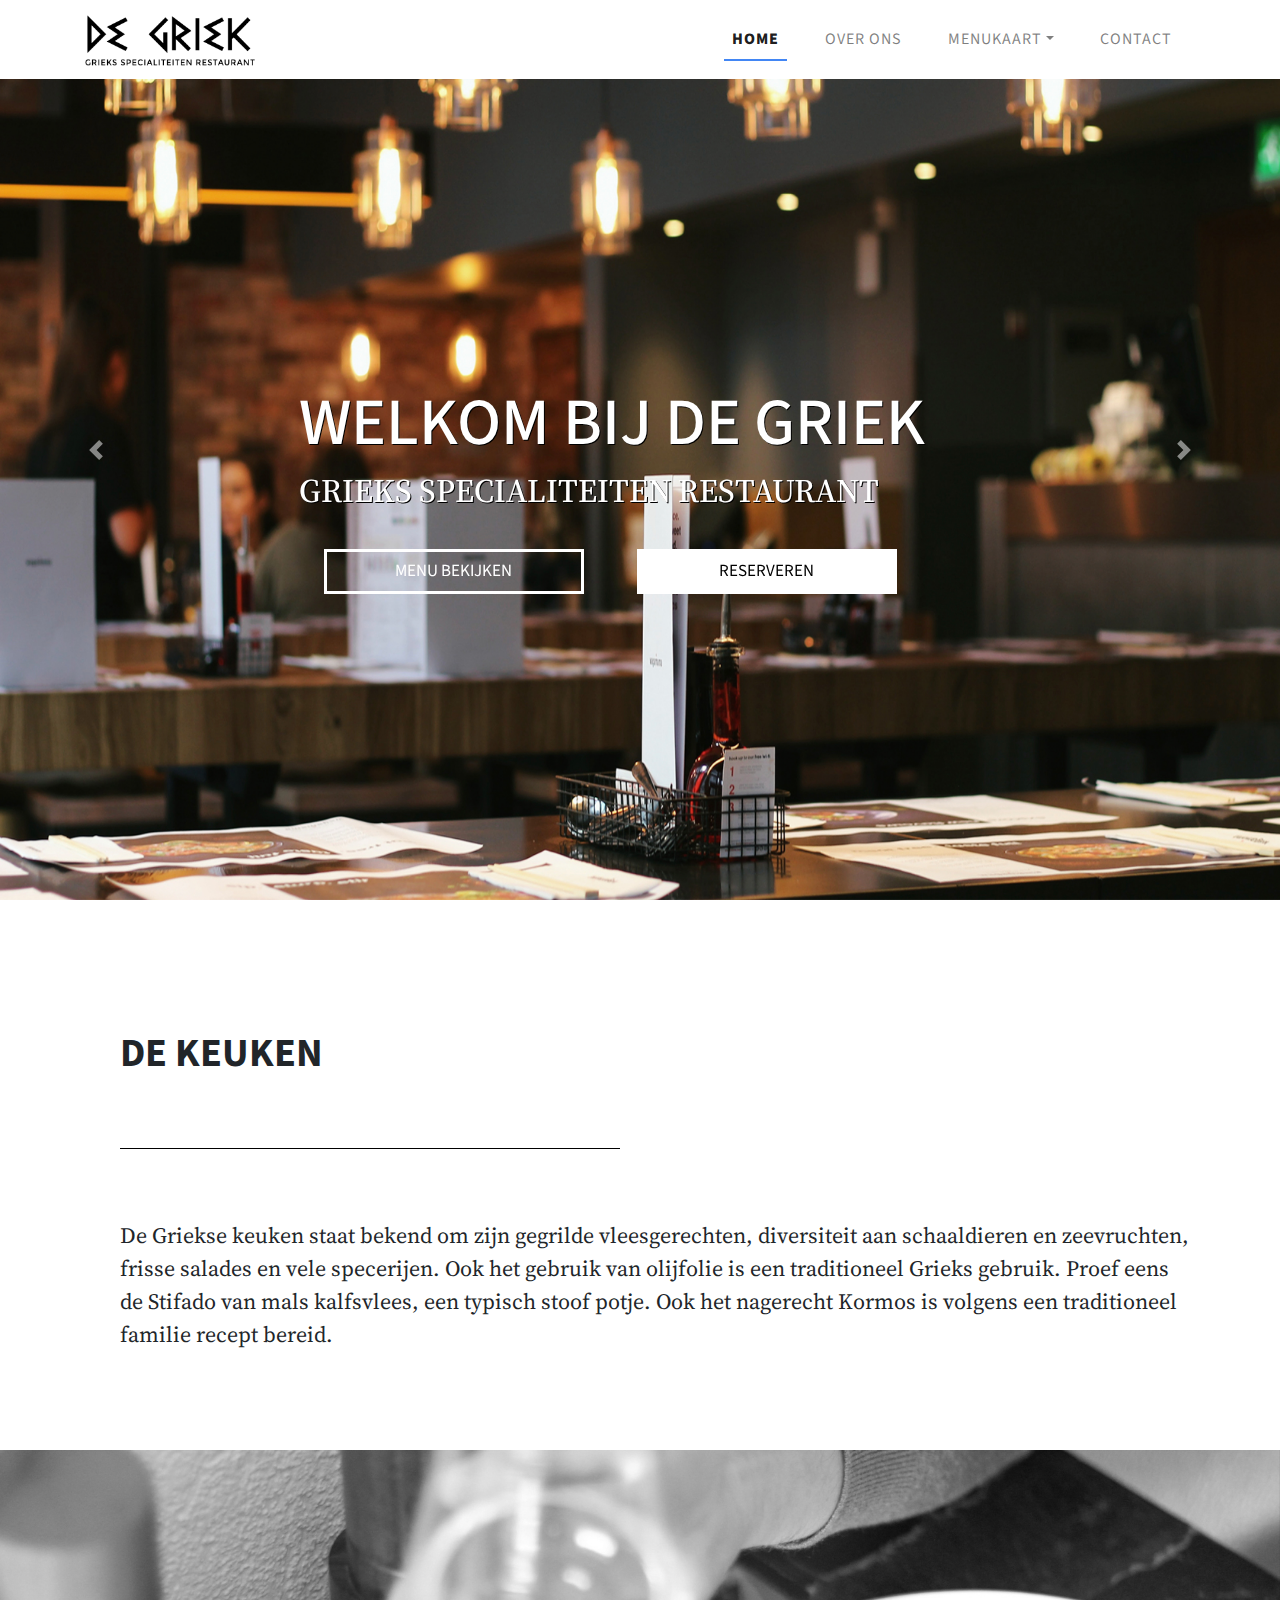
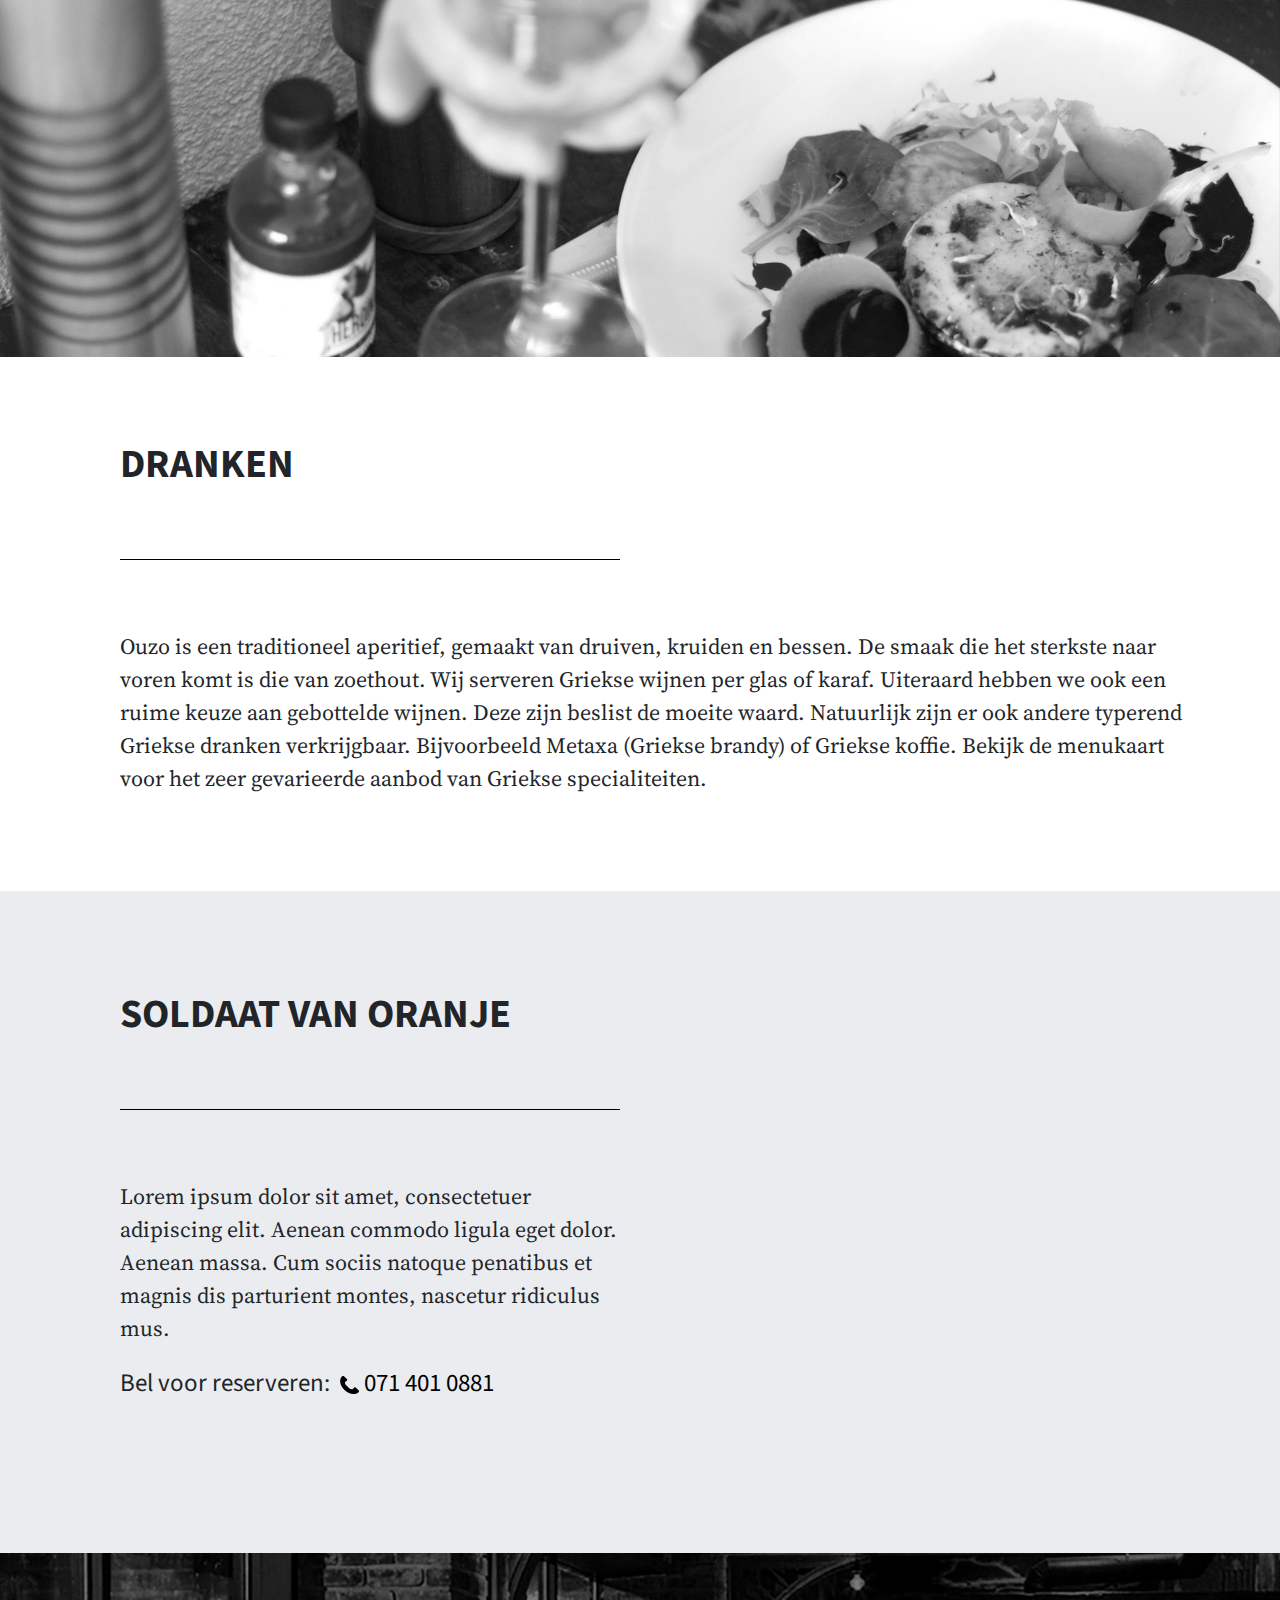
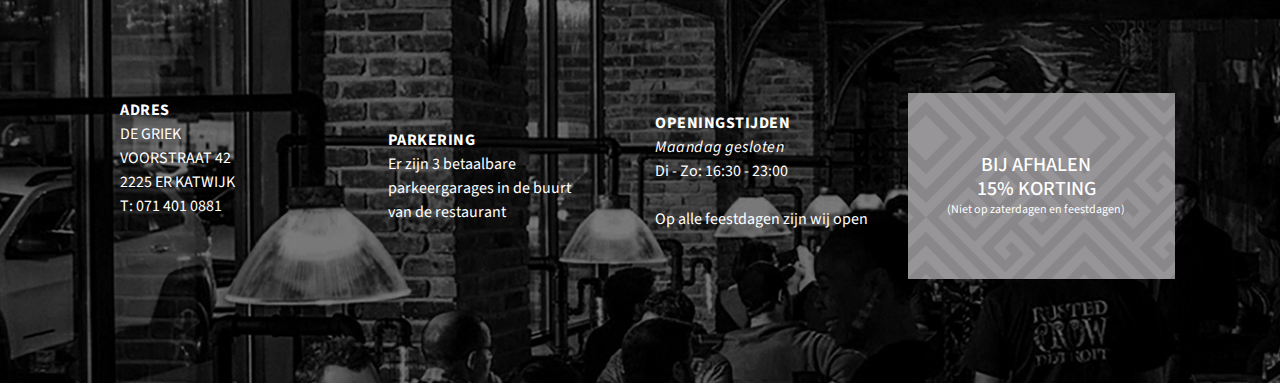
<file: index.html>
<!DOCTYPE html>
<html lang="nl">
<head>
	<meta charset="UTF-8">
	<meta http-equiv="X-UA-Compatible" content="IE=edge">
	<meta name="viewport" content="width=device-width, initial-scale=1, shrink-to-fit=no">
	<meta http-equiv="x-ua-compatible" content="ie=edge">
	<link rel="stylesheet" href="style/bootstrap.min.css">
	<link rel="stylesheet" type="text/css" href="style/animate.css">
	<link rel="stylesheet" type="text/css" href="style/home.css">
	<link href="https://fonts.googleapis.com/css?family=Source+Sans+Pro" rel="stylesheet">
	<link href="https://fonts.googleapis.com/css?family=Source+Serif+Pro" rel="stylesheet">
	<title>De Griek</title>
</head>
<body>
	<nav id="navigation" class="navbar navbar-default navbar-expand-lg navbar-light fixed-top" role="navigation">
		<div class="container">
  			<a class="navbar-brand" href="#"><img class="logo" src="images/logo_bl.png" style="width: 170px;"></a>
  			<button class="navbar-toggler" type="button" data-toggle="collapse" data-target="#navbarNavDropdown" aria-controls="navbarNavDropdown" aria-expanded="false" aria-label="Toggle navigation">
    			<span class="navbar-toggler-icon"></span>
  			</button>
  			<div class="collapse navbar-collapse navbar-light justify-content-end" id="navbarNavDropdown">
    			<ul class="navbar-nav">
      				<li class="nav-item active"><a class="nav-link" href="#">Home <span class="sr-only">(current)</span></a></li>
      				<li class="nav-item"><a class="nav-link" href="over.html">Over Ons</a></li>
      				<li class="nav-item dropdown"><a class="nav-link dropdown-toggle" href="#" id="navbarDropdownMenuLink" data-toggle="dropdown" aria-haspopup="true" aria-expanded="false">Menukaart</a>
        				<div class="dropdown-menu" aria-labelledby="navbarDropdownMenuLink">
          					<a class="dropdown-item text-capitalize" href="voor.html">Voorgerechten</a>
          					<a class="dropdown-item text-capitalize" href="hoofd.html">Hoofdgerechten</a>
          					<a class="dropdown-item text-capitalize" href="vis.html">Vegetarisch & vis</a>
          					<a class="dropdown-item text-capitalize" href="kind.html">Kindermenu</a>
          					<a class="dropdown-item text-capitalize" href="nage.html">Nagerechten</a>
          					<a class="dropdown-item text-capitalize" href="drank.html">Dranken</a>
          					<a class="dropdown-item text-capitalize" href="wijn.html">Wijn</a>
        				</div><!-- drop-down -->
      				</li>
      				<li class="nav-item"><a class="nav-link" href="contact.html">Contact</a></li>
    			</ul>
  			</div><!-- colapse -->
  		</div><!-- container -->
	</nav>
	<div class="content-dummy">
			<div class="position-absolute car">
				<div class="container tekst">
					<div class="col-12 align-items-center justify-content-center">
						<h1 class="animated fadeInUp">Welkom bij De Griek</h1>
						<h2 class="animated fadeInUp">Grieks Specialiteiten Restaurant</h2>
					</div><!-- flex-col -->
				</div><!-- container -->
				<div class="container knoppen">
					<div class="row-12 align-items-center justify-content-center but">
						<button class="btn btn-outline-light butban animated fadeIn">Menu bekijken</button>
						<button class="btn btn-light butban animated fadeIn">Reserveren</button>
					</div><!-- flex-row -->
				</div><!-- container -->
			</div><!-- carousel text -->
		<div class="ban-main">
			<img class="img-fluid banmain" src="images/banmain.jpg">
		</div>
		<div class="carousel slide d-none d-xl-block" data-ride="carousel" id="featured">
			<div class="carousel-inner">
				<div class="carousel-item active"><img class="d-block w-100 rest" src="images/1.jpg" alt="inside de griek"></div><!-- item -->
				<div class="carousel-item"><img class="d-block w-100 rest" src="images/2.jpg" alt="more inside de griek"></div><!-- item -->
				<div class="carousel-item"><img class="d-block w-100 rest" src="images/3.jpg" alt="outside de griek"></div><!-- item -->
			</div><!-- carousel-inner -->
			<a class="carousel-control-prev" href="#featured" role="button" data-slide="prev">
    			<span class="carousel-control-prev-icon" aria-hidden="true"></span>
    			<span class="sr-only">Previous</span>
  			</a>
  			<a class="carousel-control-next" href="#featured" role="button" data-slide="next">
    			<span class="carousel-control-next-icon" aria-hidden="true"></span>
    			<span class="sr-only">Next</span>
  			</a>
		</div><!-- carousel -->
		<div class="container keuken">
			<h3>De Keuken</h3>
			<hr>
			<p class="about">
				De Griekse keuken staat bekend om zijn gegrilde vleesgerechten, diversiteit aan schaaldieren en zeevruchten, frisse salades en vele specerijen. Ook het gebruik van olijfolie is een traditioneel Grieks gebruik. Proef eens de Stifado van mals kalfsvlees, een typisch stoof potje. Ook het nagerecht Kormos is volgens een traditioneel familie recept bereid.
			</p>
		</div><!-- container keuken -->
		<div class="banner">
			<img src="images/ban1.jpg" class="img-fluid ban">
			<img src="images/bansm.jpg" class="img-fluid bansm">
		</div><!-- banner -->
		<div class="container dranken">
			<h3>Dranken</h3>
			<hr>
			<p class="about">
				Ouzo is een traditioneel aperitief, gemaakt van druiven, kruiden en bessen. De smaak die het sterkste naar voren komt is die van zoethout. Wij serveren Griekse wijnen per glas of karaf. Uiteraard hebben we ook een ruime keuze aan gebottelde wijnen. Deze zijn beslist de moeite waard. Natuurlijk zijn er ook andere typerend Griekse dranken verkrijgbaar. Bijvoorbeeld Metaxa (Griekse brandy) of Griekse koffie. Bekijk de menukaart voor het zeer gevarieerde aanbod van Griekse specialiteiten.
			</p>
		</div><!-- container dranken -->
		<div class="oranje">
			<div class="container soldaat embed-responsive">
				<div class="row">
					<div class="col-lg align-self-center">
						<h3>Soldaat van Oranje</h3>
						<hr>
						<p class="about">Lorem ipsum dolor sit amet, consectetuer adipiscing elit. Aenean commodo ligula eget dolor. Aenean massa. Cum sociis natoque penatibus et magnis dis parturient montes, nascetur ridiculus mus.</p>
						<p class="bel">Bel voor reserveren: <a href="tel:071-401-0881" class="phone"><img src="images/phone.png" class="tele" />071 401 0881</a></p>
					</div><!-- col-lg align-self-center -->
					<div class="col-lg map">
						<iframe src="https://www.google.com/maps/embed?pb=!1m14!1m8!1m3!1d9787.65235784561!2d4.4146111!3d52.1722736!3m2!1i1024!2i768!4f13.1!3m3!1m2!1s0x0%3A0xae05df082d81a46c!2sSoldier+of+Orange+-+The+Musical!5e0!3m2!1suk!2snl!4v1523978810772" class="embed-responsive-item" frameborder="0" style="border:0"></iframe>
					</div><!-- col-lg map -->
				</div><!-- row -->
			</div><!-- container soldaat -->
		</div><!-- oranje -->
		<div class="foot">
			<div class="container">
				<div class="row align-items-center footitem">
					<div class="col-lg align-self-center adres">
						<p class="textfoot font-weight-bold upp titel">Adres</p>
						<p class="textfoot upp">De Griek</p>
						<p class="textfoot upp">Voorstraat 42</p>
						<p class="textfoot upp">2225 ER Katwijk</p>
						<p class="textfoot upp">T: 071 401 0881</p>
    				</div><!-- col-sm -->
    				<div class="col-lg align-self-center park">
						<p class="textfoot font-weight-bold upp titel">Parkering</p>
						<p class="textfoot di kort">Er zijn 3 betaalbare parkeergarages in de buurt van de restaurant</p>
    				</div><!-- col-sm -->
    				<div class="col-lg align-self-center tijden">
						<p class="textfoot font-weight-bold upp titel">Openingstijden</p>
						<p class="textfoot font-italic it">Maandag gesloten</p>
						<p class="textfoot di">Di - Zo: 16:30 - 23:00</p></br>
						<p class="textfoot di">Op alle feestdagen zijn wij open</p>
					</div><!-- col-sm -->
					<div class="col-lg align-self-center justify-content-center korting">
						<center><h4 class="textfoot upp kort">Bij Afhalen</h4></center>
						<center><h4 class="textfoot upp kort">15% Korting</h4></center>
						<center><p class="textfoot di kort niet">(Niet op zaterdagen en feestdagen)</p></center>
					</div><!-- col-sm korting -->
				</div><!-- row -->
			</div><!-- container -->
		</div><!-- foot-->
	</div><!-- content-dummy -->
		
	<script src="scripts/jquery.slim.min.js"></script>
	<script src="scripts/popper.min.js"></script>
	<script src="scripts/bootstrap.min.js"></script>

</body>
</html>
</file>
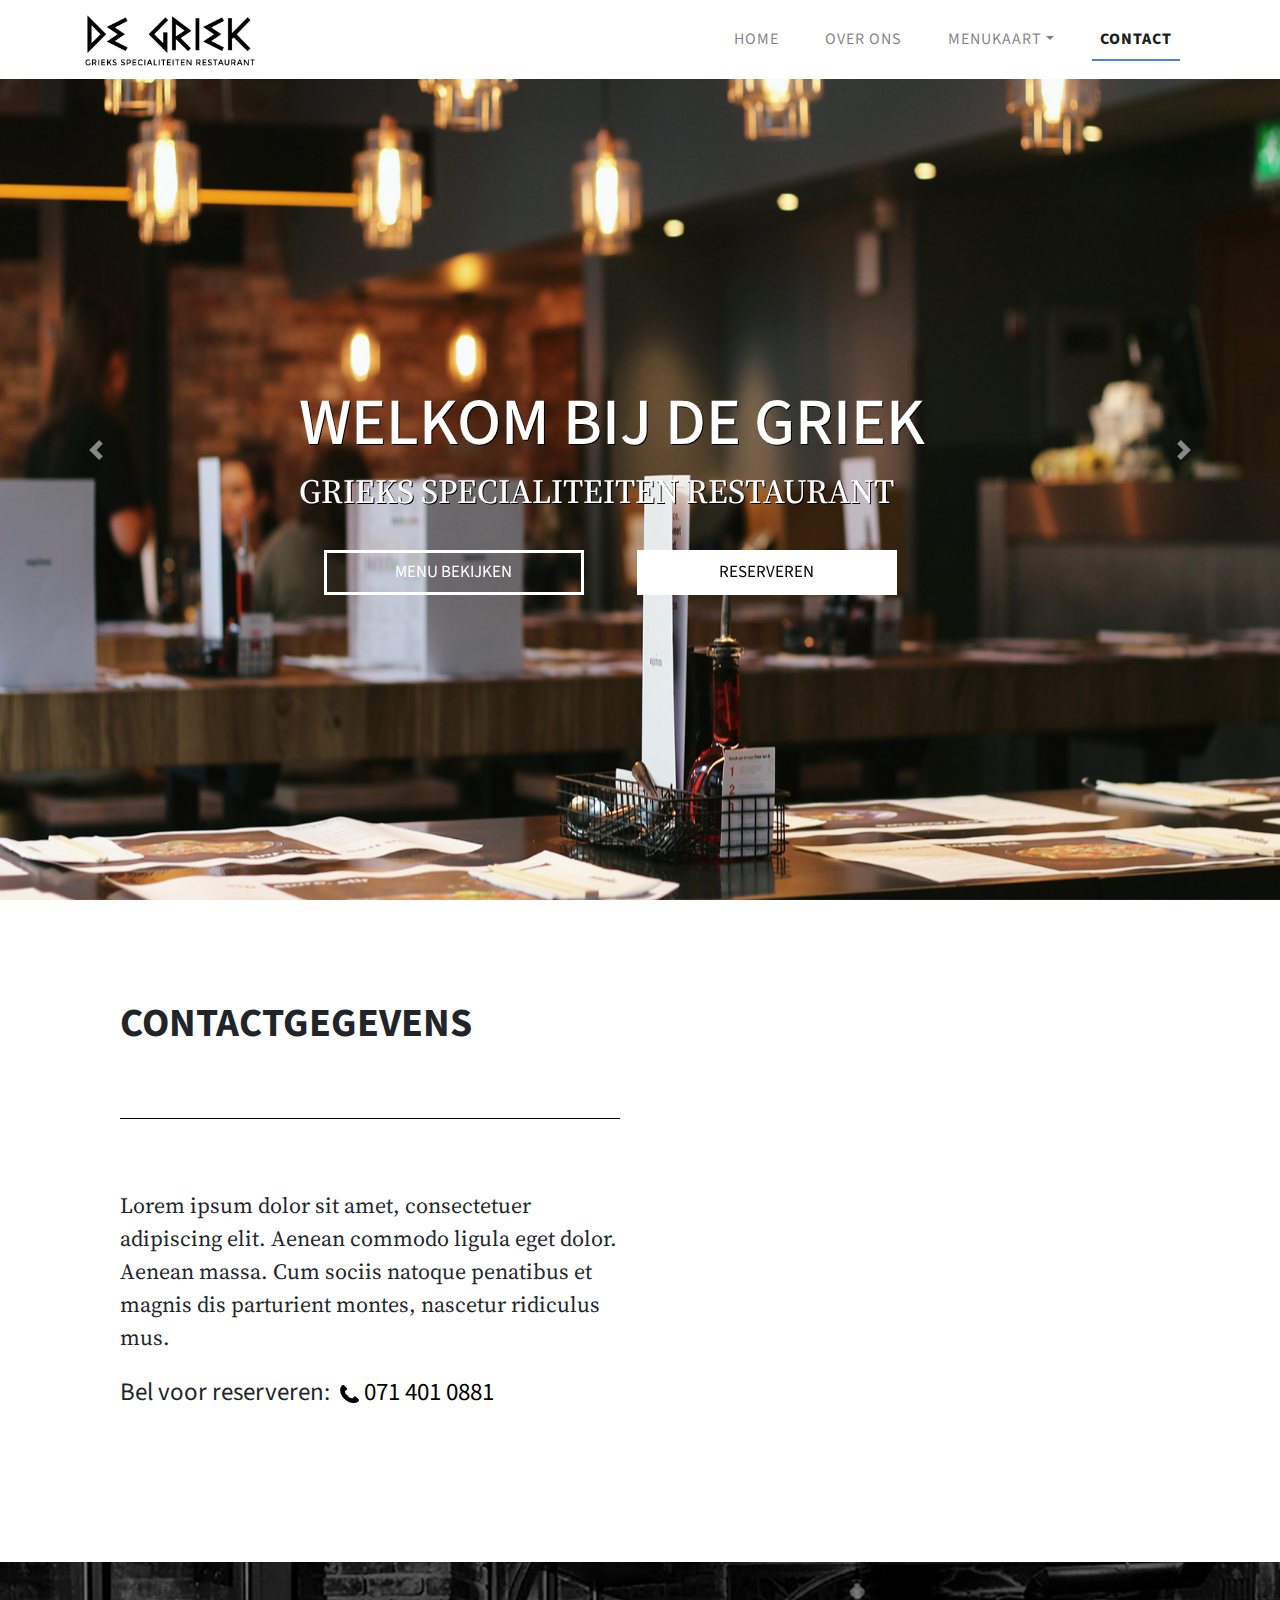
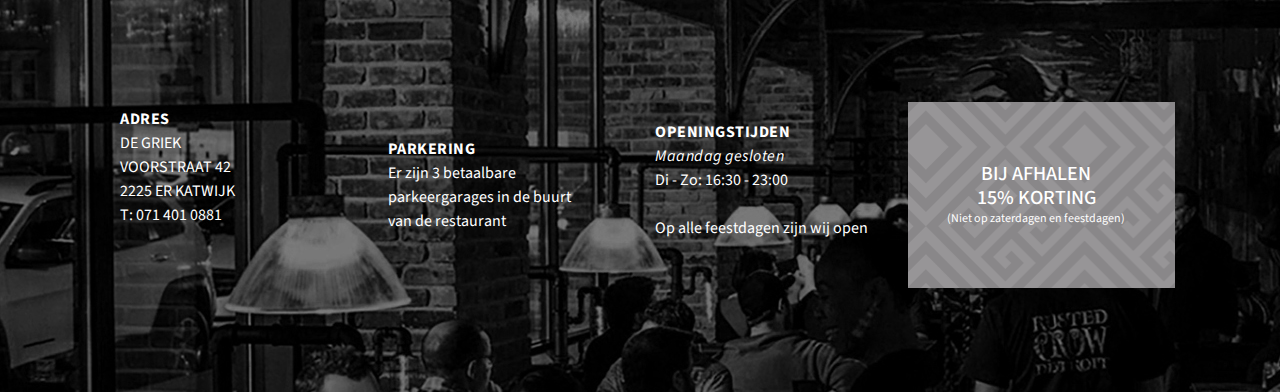
<file: contact.html>
<!DOCTYPE html>
<html lang="nl">
<head>
	<meta charset="UTF-8">
	<meta http-equiv="X-UA-Compatible" content="IE=edge">
	<meta name="viewport" content="width=device-width, initial-scale=1, shrink-to-fit=no">
	<meta http-equiv="x-ua-compatible" content="ie=edge">
	<link rel="stylesheet" href="style/bootstrap.min.css">
	<link rel="stylesheet" type="text/css" href="style/animate.css">
	<link rel="stylesheet" type="text/css" href="style/contact.css">
	<link href="https://fonts.googleapis.com/css?family=Source+Sans+Pro" rel="stylesheet">
	<link href="https://fonts.googleapis.com/css?family=Source+Serif+Pro" rel="stylesheet">
	<title>Contact</title>
</head>
<body>
	<nav id="navigation" class="navbar navbar-default navbar-expand-lg navbar-light fixed-top" role="navigation">
		<div class="container">
  			<a class="navbar-brand" href="#"><img class="logo" src="images/logo_bl.png" style="width: 170px;"></a>
  			<button class="navbar-toggler" type="button" data-toggle="collapse" data-target="#navbarNavDropdown" aria-controls="navbarNavDropdown" aria-expanded="false" aria-label="Toggle navigation">
    			<span class="navbar-toggler-icon"></span>
  			</button>
  			<div class="collapse navbar-collapse navbar-light justify-content-end" id="navbarNavDropdown">
    			<ul class="navbar-nav">
      				<li class="nav-item"><a class="nav-link" href="index.html">Home <span class="sr-only">(current)</span></a></li>
      				<li class="nav-item"><a class="nav-link" href="over.html">Over Ons</a></li>
      				<li class="nav-item dropdown"><a class="nav-link dropdown-toggle" href="#" id="navbarDropdownMenuLink" data-toggle="dropdown" aria-haspopup="true" aria-expanded="false">Menukaart</a>
        				<div class="dropdown-menu" aria-labelledby="navbarDropdownMenuLink">
          					<a class="dropdown-item text-capitalize" href="voor.html">Voorgerechten</a>
          					<a class="dropdown-item text-capitalize" href="hoofd.html">Hoofdgerechten</a>
          					<a class="dropdown-item text-capitalize" href="vis.html">Vegetarisch & vis</a>
          					<a class="dropdown-item text-capitalize" href="kind.html">Kindermenu</a>
          					<a class="dropdown-item text-capitalize" href="nage.html">Nagerechten</a>
          					<a class="dropdown-item text-capitalize" href="drank.html">Dranken</a>
          					<a class="dropdown-item text-capitalize" href="wijn.html">Wijn</a>
        				</div><!-- drop-down -->
      				</li>
      				<li class="nav-item active"><a class="nav-link active" href="#">Contact</a></li>
    			</ul>
  			</div><!-- colapse -->
  		</div><!-- container -->
	</nav>
	<div class="content-dummy">
			<div class="position-absolute car">
				<div class="container tekst">
					<div class="col-12 align-self-center justify-content-center">
						<h1 class="animated fadeInUp">Welkom bij De Griek</h1>
						<h2 class="animated fadeInUp">Grieks Specialiteiten Restaurant</h2>
					</div><!-- flex-col -->
				</div><!-- container -->
				<div class="container knoppen">
					<div class="row-12 align-self-center justify-content-center but">
						<button class="btn btn-outline-light butban animated fadeIn">Menu bekijken</button>
						<button class="btn btn-light butban animated fadeIn">Reserveren</button>
					</div><!-- flex-row -->
				</div><!-- container -->
			</div><!-- carousel text -->
		<div class="ban-main">
			<img class="img-fluid banmain" src="images/banmain.jpg">
		</div>
		<div class="carousel slide d-none d-xl-block" data-ride="carousel" id="featured">
			<div class="carousel-inner">
				<div class="carousel-item active"><img class="d-block w-100 rest" src="images/1.jpg" alt="inside de griek"></div><!-- item -->
				<div class="carousel-item"><img class="d-block w-100 rest" src="images/2.jpg" alt="more inside de griek"></div><!-- item -->
				<div class="carousel-item"><img class="d-block w-100 rest" src="images/3.jpg" alt="outside de griek"></div><!-- item -->
			</div><!-- carousel-inner -->
			<a class="carousel-control-prev" href="#featured" role="button" data-slide="prev">
    			<span class="carousel-control-prev-icon" aria-hidden="true"></span>
    			<span class="sr-only">Previous</span>
  			</a>
  			<a class="carousel-control-next" href="#featured" role="button" data-slide="next">
    			<span class="carousel-control-next-icon" aria-hidden="true"></span>
    			<span class="sr-only">Next</span>
  			</a>
		</div><!-- carousel -->
		<div class="oranje">
			<div class="container soldaat embed-responsive">
				<div class="row">
					<div class="col-lg align-self-center">
						<h3>Contactgegevens</h3>
						<hr>
						<p class="about">Lorem ipsum dolor sit amet, consectetuer adipiscing elit. Aenean commodo ligula eget dolor. Aenean massa. Cum sociis natoque penatibus et magnis dis parturient montes, nascetur ridiculus mus.</p>
						<p class="bel">Bel voor reserveren: <a href="tel:071-401-0881" class="phone"><img src="images/phone.png" class="tele" />071 401 0881</a></p>
					</div><!-- col-lg align-self-center -->
					<div class="col-lg map">
						<iframe src="https://www.google.com/maps/embed?pb=!1m14!1m8!1m3!1d19561.424311664785!2d4.396486!3d52.203812!3m2!1i1024!2i768!4f13.1!3m3!1m2!1s0x47c5bf48f2c847a7%3A0x6c6aa9b12aa04d2d!2sDe+Griek!5e0!3m2!1snl!2snl!4v1524212689392" class="embed-responsive-item" frameborder="0" style="border:0"></iframe>
					</div><!-- col-lg map -->
				</div><!-- row -->
			</div><!-- container soldaat -->
		</div><!-- oranje -->
		<div class="foot">
			<div class="container">
				<div class="row align-items-center footitem">
					<div class="col-lg align-self-center adres">
						<p class="textfoot font-weight-bold upp titel">Adres</p>
						<p class="textfoot upp">De Griek</p>
						<p class="textfoot upp">Voorstraat 42</p>
						<p class="textfoot upp">2225 ER Katwijk</p>
						<p class="textfoot upp">T: 071 401 0881</p>
    				</div><!-- col-sm -->
    				<div class="col-lg align-self-center park">
						<p class="textfoot font-weight-bold upp titel">Parkering</p>
						<p class="textfoot di kort">Er zijn 3 betaalbare parkeergarages in de buurt van de restaurant</p>
    				</div><!-- col-sm -->
    				<div class="col-lg align-self-center tijden">
						<p class="textfoot font-weight-bold upp titel">Openingstijden</p>
						<p class="textfoot font-italic it">Maandag gesloten</p>
						<p class="textfoot di">Di - Zo: 16:30 - 23:00</p></br>
						<p class="textfoot di">Op alle feestdagen zijn wij open</p>
					</div><!-- col-sm -->
					<div class="col-lg align-self-center justify-content-center korting">
						<center><h4 class="textfoot upp kort">Bij Afhalen</h4></center>
						<center><h4 class="textfoot upp kort">15% Korting</h4></center>
						<center><p class="textfoot di kort niet">(Niet op zaterdagen en feestdagen)</p></center>
					</div><!-- col-sm korting -->
				</div><!-- row -->
			</div><!-- container -->
		</div><!-- foot-->
	</div><!-- content-dummy -->
		
	<script src="scripts/jquery.slim.min.js"></script>
	<script src="scripts/popper.min.js"></script>
	<script src="scripts/bootstrap.min.js"></script>

</body>
</html>
</file>
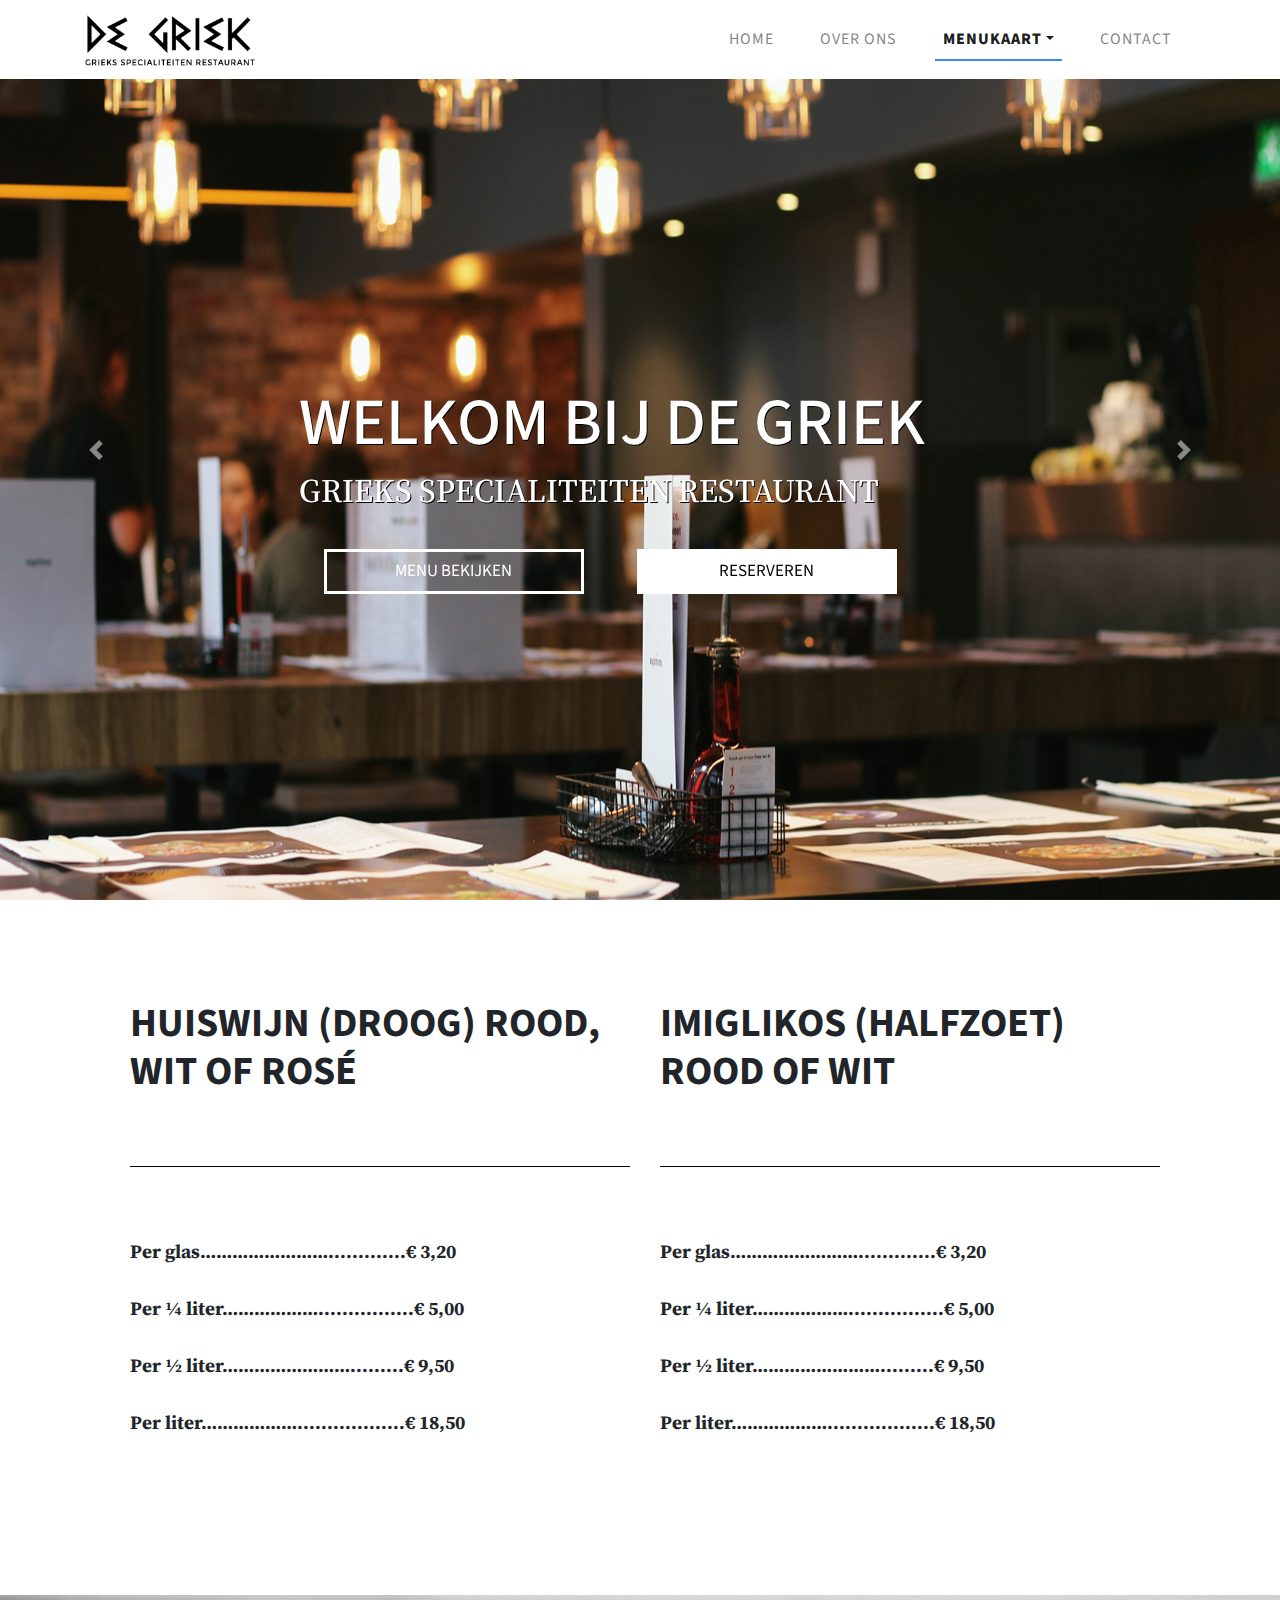
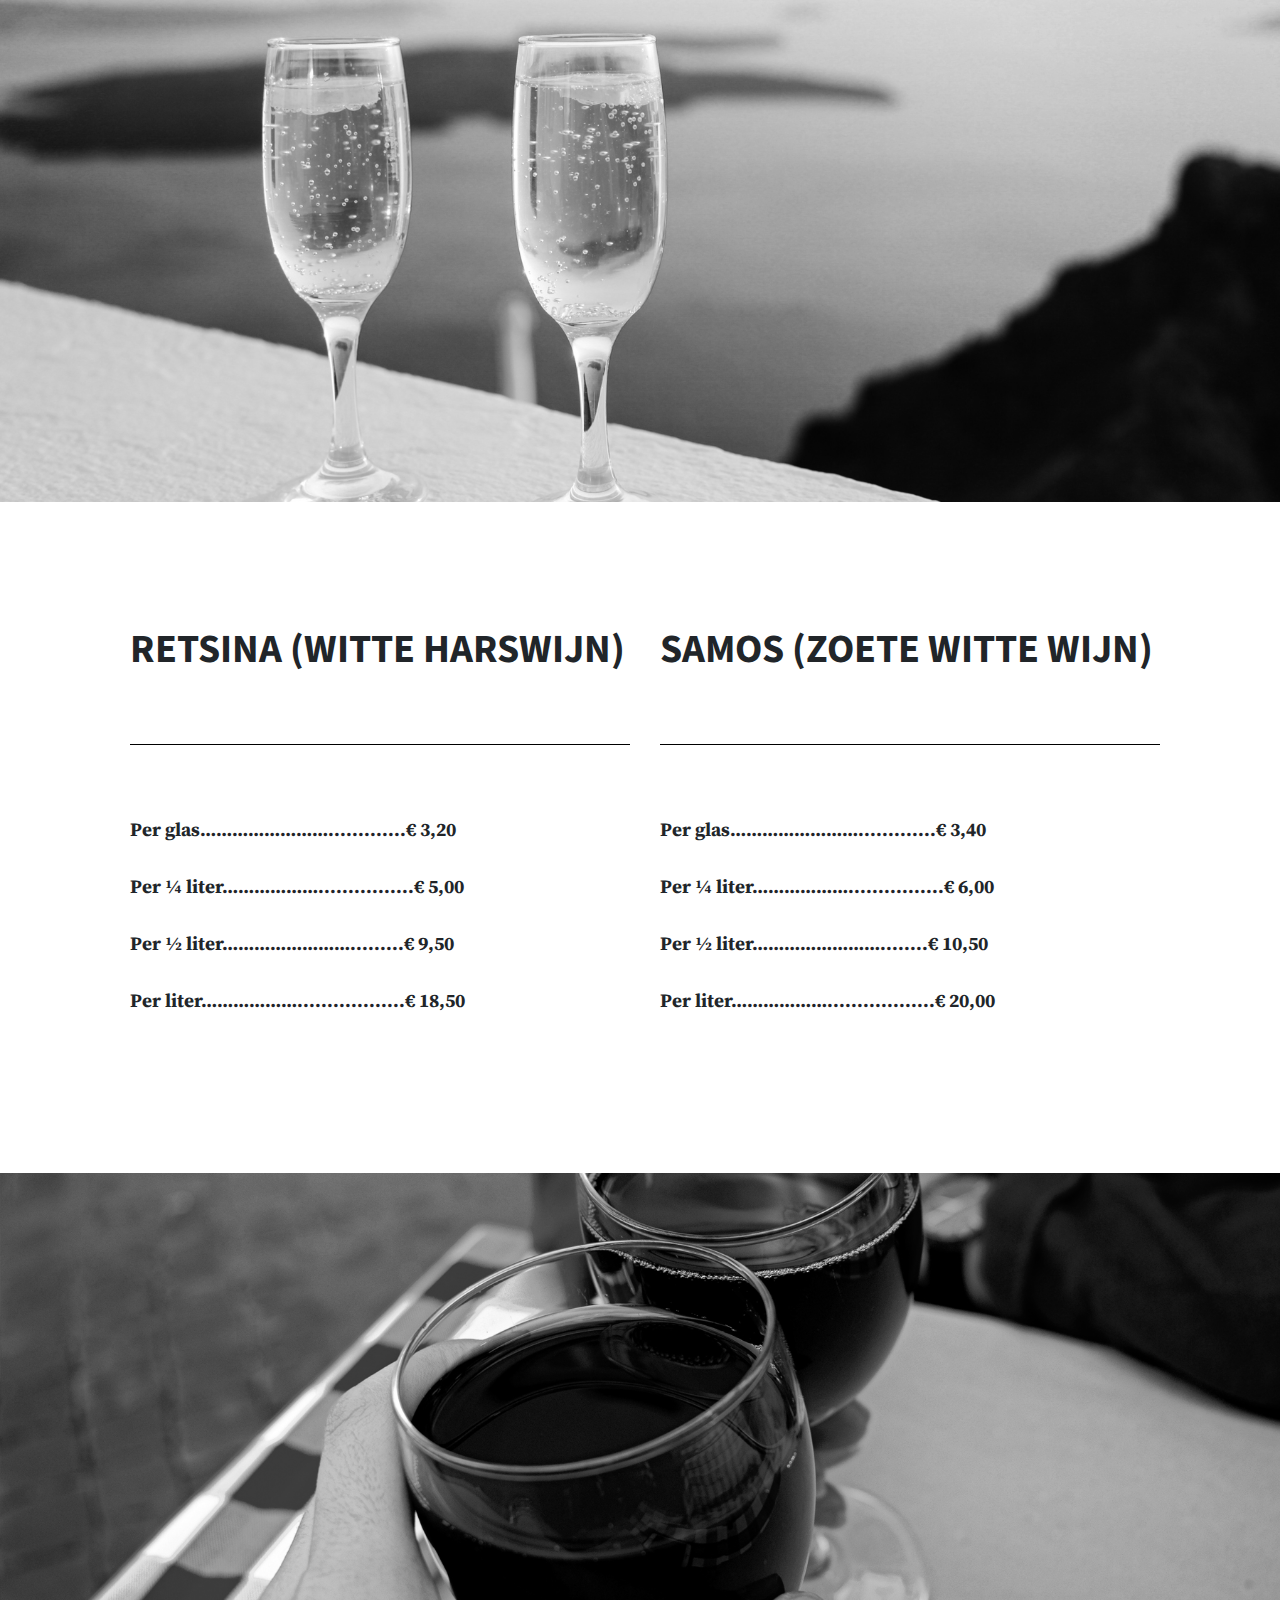
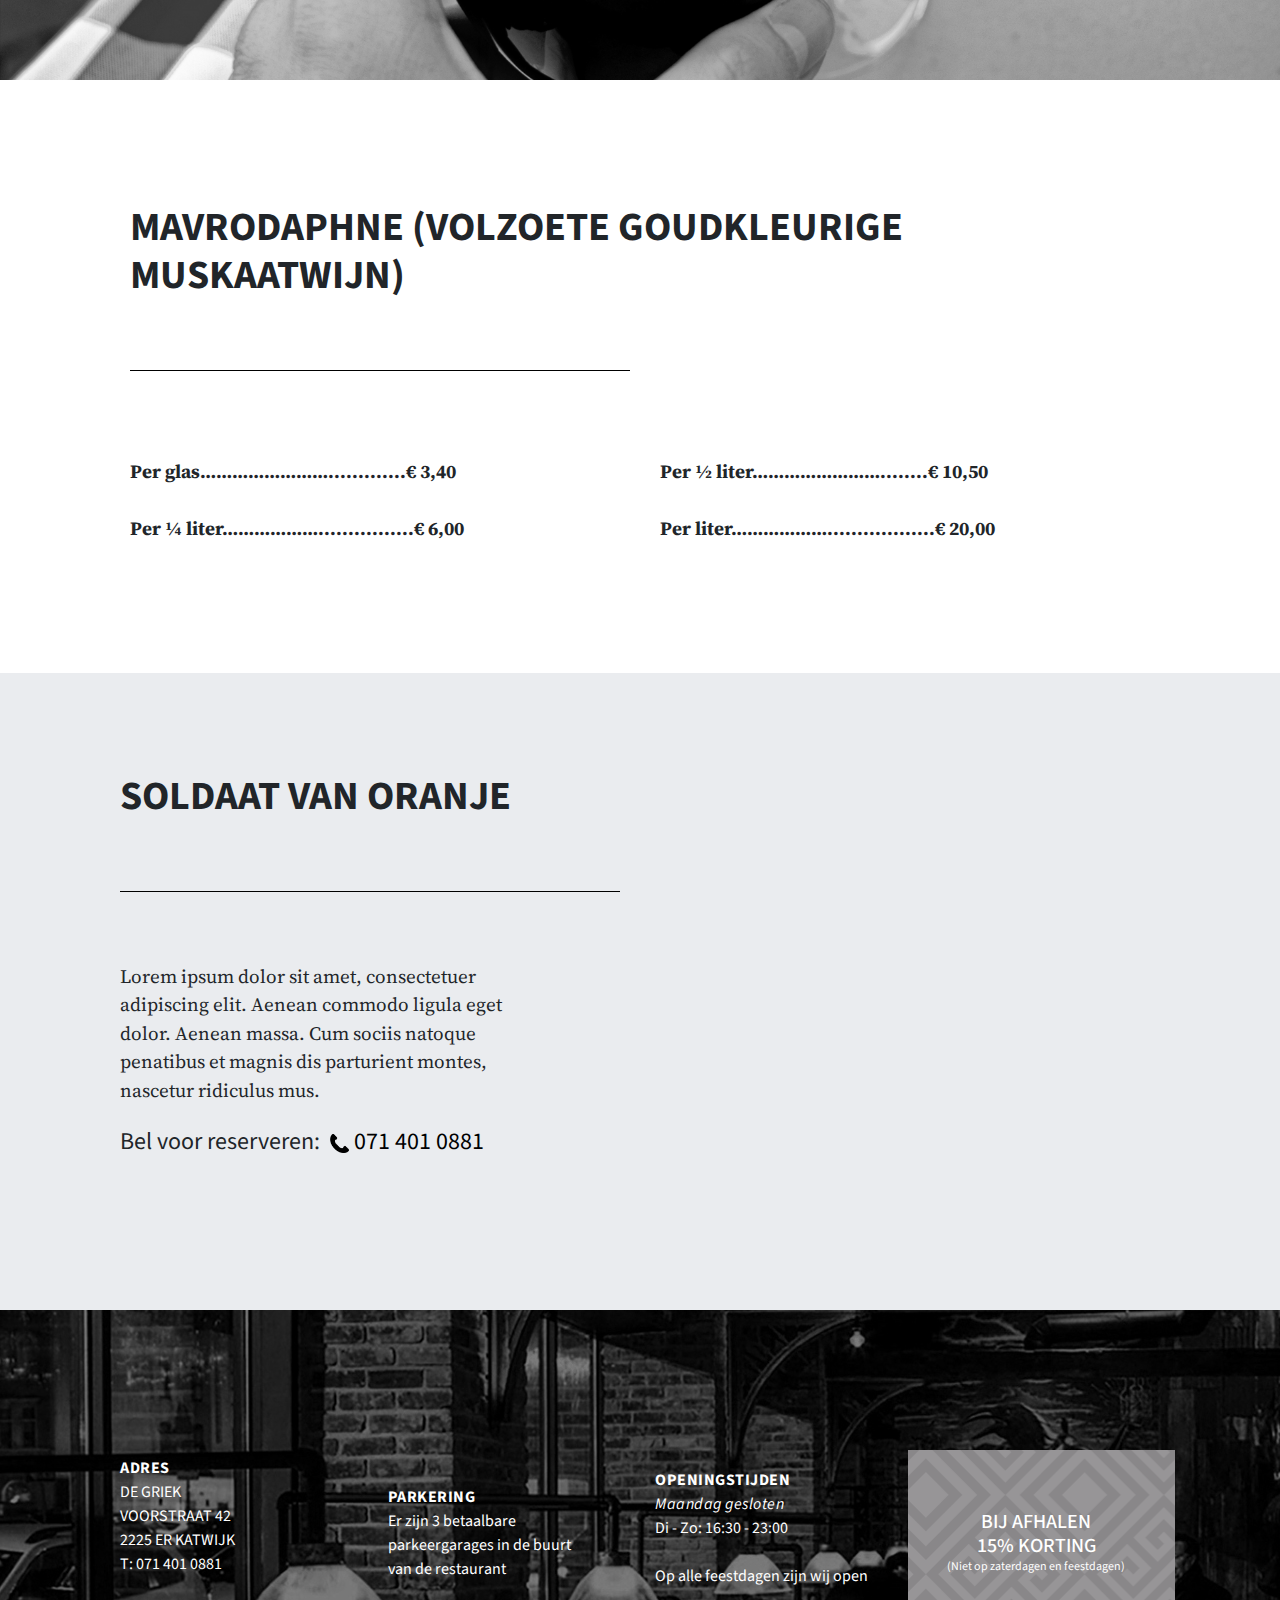
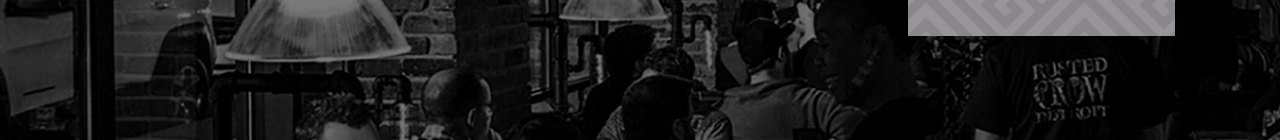
<file: drank.html>
<!DOCTYPE html>
<html lang="nl">
<head>
	<meta charset="UTF-8">
	<meta http-equiv="X-UA-Compatible" content="IE=edge">
	<meta name="viewport" content="width=device-width, initial-scale=1, shrink-to-fit=no">
	<meta http-equiv="x-ua-compatible" content="ie=edge">
	<link rel="stylesheet" href="style/bootstrap.min.css">
	<link rel="stylesheet" type="text/css" href="style/animate.css">
	<link rel="stylesheet" type="text/css" href="style/drank.css">
	<link href="https://fonts.googleapis.com/css?family=Source+Sans+Pro" rel="stylesheet">
	<link href="https://fonts.googleapis.com/css?family=Source+Serif+Pro" rel="stylesheet">
	<title>Dranken</title>
</head>
<body>
	<nav id="navigation" class="navbar navbar-default navbar-expand-lg navbar-light fixed-top" role="navigation">
		<div class="container">
  			<a class="navbar-brand" href="#"><img class="logo" src="images/logo_bl.png" style="width: 170px;"></a>
  			<button class="navbar-toggler" type="button" data-toggle="collapse" data-target="#navbarNavDropdown" aria-controls="navbarNavDropdown" aria-expanded="false" aria-label="Toggle navigation">
    			<span class="navbar-toggler-icon"></span>
  			</button>
  			<div class="collapse navbar-collapse navbar-light justify-content-end" id="navbarNavDropdown">
    			<ul class="navbar-nav">
      				<li class="nav-item"><a class="nav-link" href="index.html">Home <span class="sr-only">(current)</span></a></li>
      				<li class="nav-item"><a class="nav-link" href="over.html">Over Ons</a></li>
      				<li class="nav-item dropdown active"><a class="nav-link dropdown-toggle" href="#" id="navbarDropdownMenuLink" data-toggle="dropdown" aria-haspopup="true" aria-expanded="false">Menukaart</a>
        				<div class="dropdown-menu" aria-labelledby="navbarDropdownMenuLink">
          					<a class="dropdown-item text-capitalize" href="voor.html">Voorgerechten</a>
          					<a class="dropdown-item text-capitalize" href="hoofd.html">Hoofdgerechten</a>
          					<a class="dropdown-item text-capitalize" href="vis.html">Vegetarisch & vis</a>
          					<a class="dropdown-item text-capitalize" href="kind.html">Kindermenu</a>
          					<a class="dropdown-item text-capitalize" href="nag.html">Nagerechten</a>
          					<a class="dropdown-item text-capitalize active" href="#">Dranken</a>
          					<a class="dropdown-item text-capitalize" href="wijn.html">Wijn</a>
        				</div><!-- drop-down -->
      				</li>
      				<li class="nav-item"><a class="nav-link" href="contact.html">Contact</a></li>
    			</ul>
  			</div><!-- colapse -->
  		</div><!-- container -->
	</nav>
	<div class="content-dummy">
			<div class="position-absolute car">
				<div class="container tekst">
					<div class="col-12 align-items-center justify-content-center">
						<h1 class="animated fadeInUp">Welkom bij De Griek</h1>
						<h2 class="animated fadeInUp">Grieks Specialiteiten Restaurant</h2>
					</div><!-- flex-col -->
				</div><!-- container -->
				<div class="container knoppen">
					<div class="row-12 align-items-center justify-content-center but">
						<button class="btn btn-outline-light butban animated fadeIn">Menu bekijken</button>
						<button class="btn btn-light butban animated fadeIn">Reserveren</button>
					</div><!-- flex-row -->
				</div><!-- container -->
			</div><!-- carousel text -->
		<div class="ban-main">
			<img class="img-fluid banmain" src="images/banmain.jpg">
		</div>
		<div class="carousel slide d-none d-xl-block" data-ride="carousel" id="featured">
			<div class="carousel-inner">
				<div class="carousel-item active"><img class="d-block w-100 rest" src="images/1.jpg" alt="inside de griek"></div><!-- item -->
				<div class="carousel-item"><img class="d-block w-100 rest" src="images/2.jpg" alt="more inside de griek"></div><!-- item -->
				<div class="carousel-item"><img class="d-block w-100 rest" src="images/3.jpg" alt="outside de griek"></div><!-- item -->
			</div><!-- carousel-inner -->
			<a class="carousel-control-prev" href="#featured" role="button" data-slide="prev">
    			<span class="carousel-control-prev-icon" aria-hidden="true"></span>
    			<span class="sr-only">Previous</span>
  			</a>
  			<a class="carousel-control-next" href="#featured" role="button" data-slide="next">
    			<span class="carousel-control-next-icon" aria-hidden="true"></span>
    			<span class="sr-only">Next</span>
  			</a>
		</div><!-- carousel -->
		<div class="container keuken">
			<div class="row">
				<div class="col-md">
					<h3>Huiswijn (Droog) Rood, Wit of Rosé</h3>
					<hr>
					<p class="about dol">
						<b>Per glas…………………….............€ 3,20</b></br></br>
						<b>Per ¼ liter………………................€ 5,00</b></br></br>
						<b>Per ½ liter…………………….........€ 9,50</b></br></br>
						<b>Per liter………………..................€ 18,50</b>
					</p>
				</div>
				<div class="col-md">
					<h3>Imiglikos (Halfzoet) Rood of Wit</h3>
					<hr>
					<p class="about bout soep wijn">
						<b>Per glas…………………….............€ 3,20</b></br></br>
						<b>Per ¼ liter………………................€ 5,00</b></br></br>
						<b>Per ½ liter…………………….........€ 9,50</b></br></br>
						<b>Per liter………………..................€ 18,50</b></br></br>
					</p>
				</div>
			</div>
		</div><!-- container keuken -->
		<div class="banner">
			<img src="images/cham.jpg" class="img-fluid ban">
			<img src="images/chamsm.jpg" class="img-fluid bansm">
		</div><!-- banner -->
		<div class="container keuken">
			<div class="row">
				<div class="col-md">
					<h3>Retsina (Witte Harswijn)</h3>
					<hr>
					<p class="about dol">
						<b>Per glas…………………….............€ 3,20</b></br></br>
						<b>Per ¼ liter………………................€ 5,00</b></br></br>
						<b>Per ½ liter…………………….........€ 9,50</b></br></br>
						<b>Per liter………………..................€ 18,50</b>
					</p>
				</div>
				<div class="col-md">
					<h3>Samos (Zoete Witte Wijn)</h3>
					<hr>
					<p class="about bout soep wijn">
						<b>Per glas…………………….............€ 3,40</b></br></br>
						<b>Per ¼ liter………………................€ 6,00</b></br></br>
						<b>Per ½ liter……………………........€ 10,50</b></br></br>
						<b>Per liter………………..................€ 20,00</b></br></br>
					</p>
				</div>
			</div>
		</div><!-- container keuken -->
		<div class="banner">
			<img src="images/red.jpg" class="img-fluid ban">
			<img src="images/redsm.jpg" class="img-fluid bansm">
		</div><!-- banner -->
		<div class="container keuken mav">
			<h3>Mavrodaphne (Volzoete Goudkleurige Muskaatwijn)</h3>
			<hr>
			<div class="row">
				<div class="col-md">
					<p class="about dol">
						<b>Per glas…………………….............€ 3,40</b></br></br>
						<b>Per ¼ liter………………................€ 6,00</b>
					</p>
				</div>
				<div class="col-md">
					<p class="about bout soep">
						<b>Per ½ liter……………………........€ 10,50</b></br></br>
						<b>Per liter………………..................€ 20,00</b>
					</p>
				</div>
			</div>
		</div><!-- container keuken -->
		<div class="oranje">
			<div class="container soldaat embed-responsive">
				<div class="row">
					<div class="col-lg align-self-center">
						<h3 class="sol">Soldaat van Oranje</h3>
						<hr>
						<p class="about or">Lorem ipsum dolor sit amet, consectetuer adipiscing elit. Aenean commodo ligula eget dolor. Aenean massa. Cum sociis natoque penatibus et magnis dis parturient montes, nascetur ridiculus mus.</p>
						<p class="bel">Bel voor reserveren: <a href="tel:071-401-0881" class="phone"><img src="images/phone.png" class="tele" />071 401 0881</a></p>
					</div><!-- col-lg align-self-center -->
					<div class="col-lg map">
						<iframe src="https://www.google.com/maps/embed?pb=!1m14!1m8!1m3!1d9787.65235784561!2d4.4146111!3d52.1722736!3m2!1i1024!2i768!4f13.1!3m3!1m2!1s0x0%3A0xae05df082d81a46c!2sSoldier+of+Orange+-+The+Musical!5e0!3m2!1suk!2snl!4v1523978810772" class="embed-responsive-item" frameborder="0" style="border:0"></iframe>
					</div><!-- col-lg map -->
				</div><!-- row -->
			</div><!-- container soldaat -->
		</div><!-- oranje -->
		<div class="foot">
			<div class="container">
				<div class="row align-items-center footitem">
					<div class="col-lg align-self-center adres">
						<p class="textfoot font-weight-bold upp titel">Adres</p>
						<p class="textfoot upp">De Griek</p>
						<p class="textfoot upp">Voorstraat 42</p>
						<p class="textfoot upp">2225 ER Katwijk</p>
						<p class="textfoot upp">T: 071 401 0881</p>
    				</div><!-- col-sm -->
    				<div class="col-lg align-self-center park">
						<p class="textfoot font-weight-bold upp titel">Parkering</p>
						<p class="textfoot di kort">Er zijn 3 betaalbare parkeergarages in de buurt van de restaurant</p>
    				</div><!-- col-sm -->
    				<div class="col-lg align-self-center tijden">
						<p class="textfoot font-weight-bold upp titel">Openingstijden</p>
						<p class="textfoot font-italic it">Maandag gesloten</p>
						<p class="textfoot di">Di - Zo: 16:30 - 23:00</p></br>
						<p class="textfoot di">Op alle feestdagen zijn wij open</p>
					</div><!-- col-sm -->
					<div class="col-lg align-self-center justify-content-center korting">
						<center><h4 class="textfoot upp kort">Bij Afhalen</h4></center>
						<center><h4 class="textfoot upp kort">15% Korting</h4></center>
						<center><p class="textfoot di kort niet">(Niet op zaterdagen en feestdagen)</p></center>
					</div><!-- col-sm korting -->
				</div><!-- row -->
			</div><!-- container -->
		</div><!-- foot-->
	</div><!-- content-dummy -->
		
	<script src="scripts/jquery.slim.min.js"></script>
	<script src="scripts/popper.min.js"></script>
	<script src="scripts/bootstrap.min.js"></script>

</body>
</html>
</file>
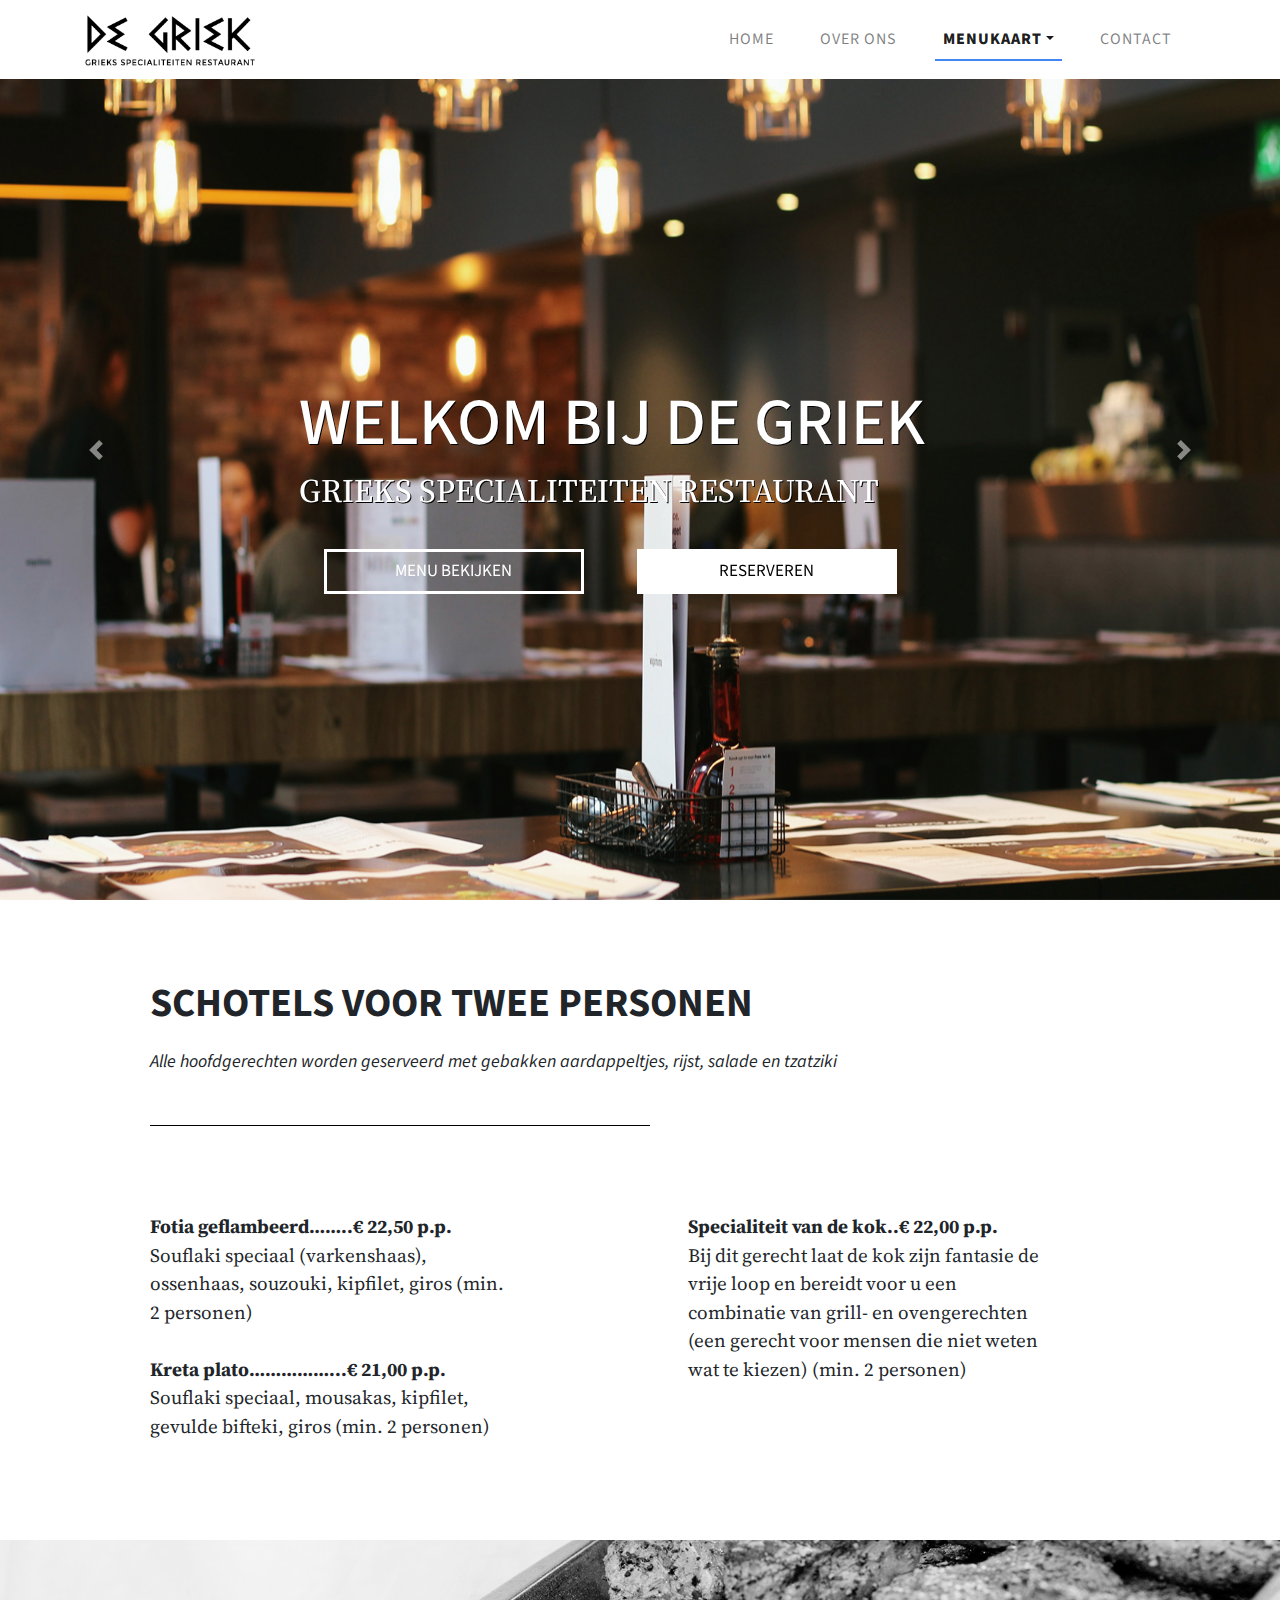
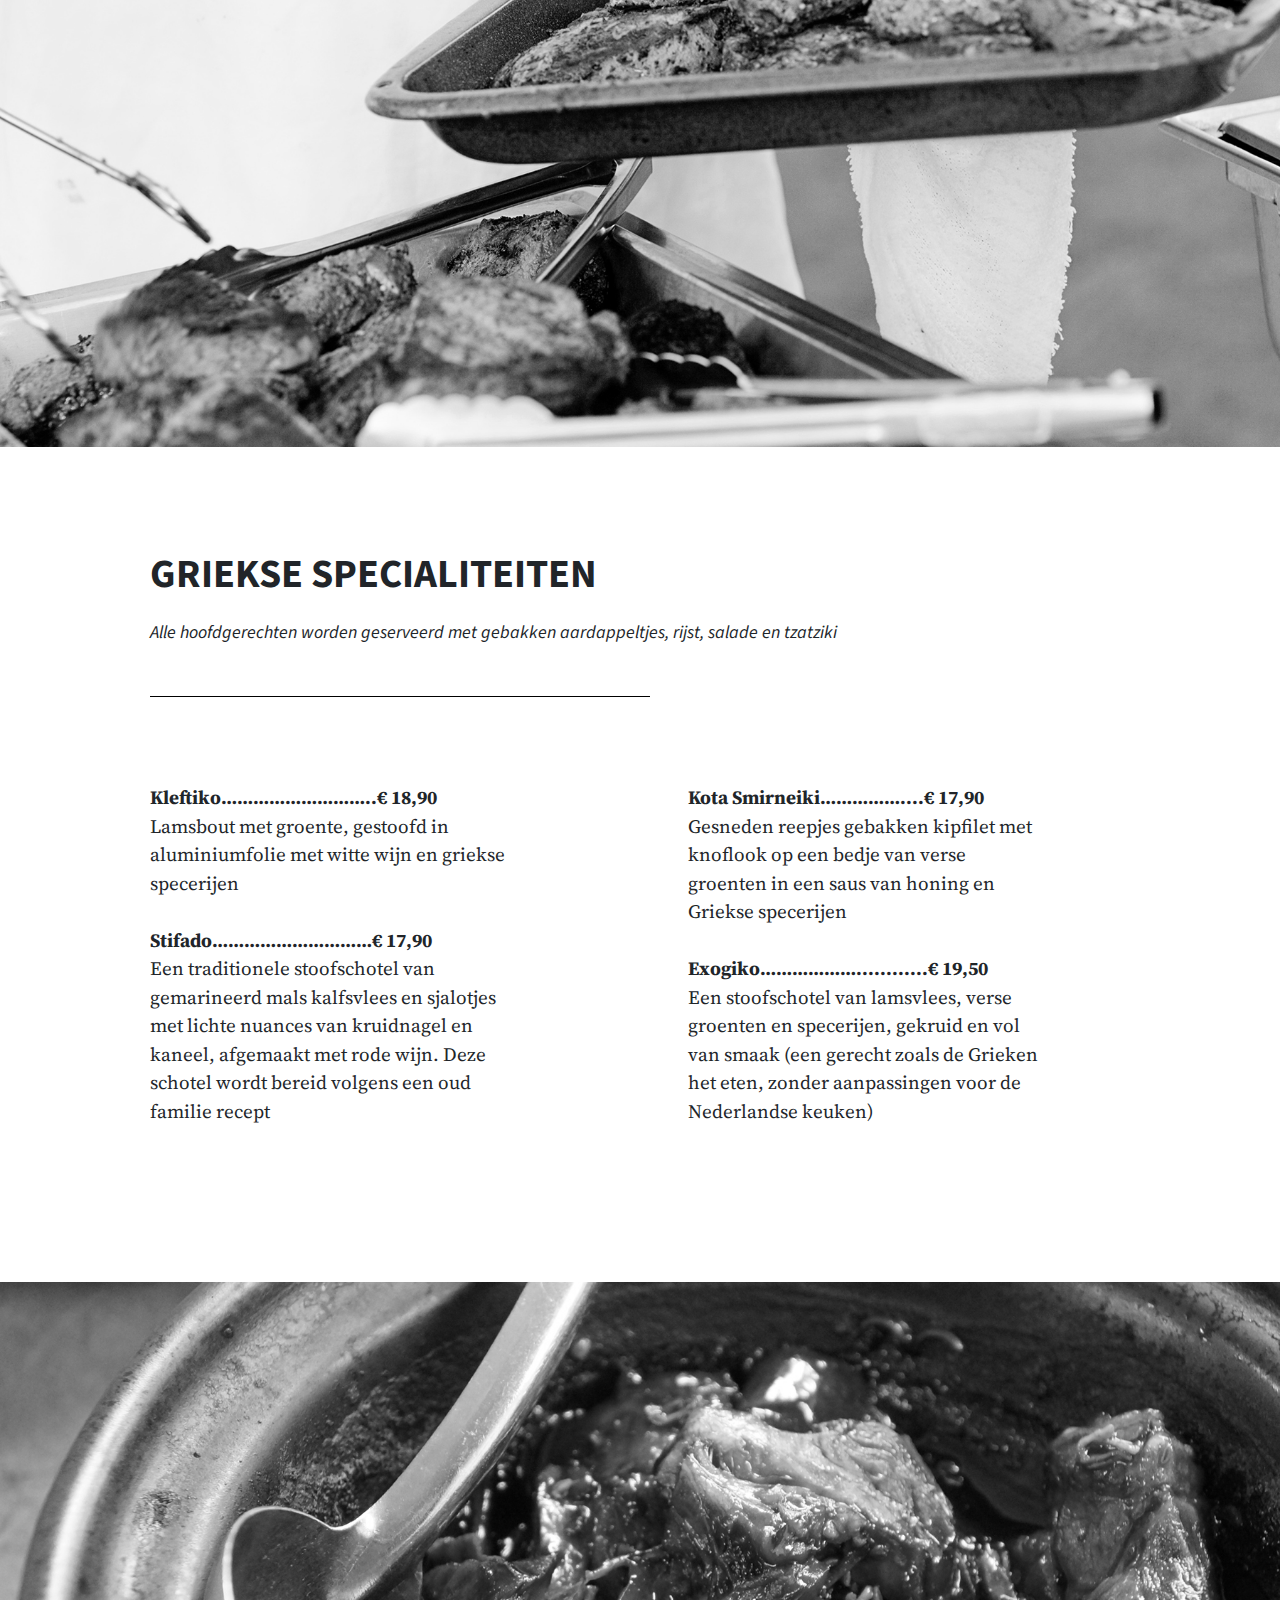
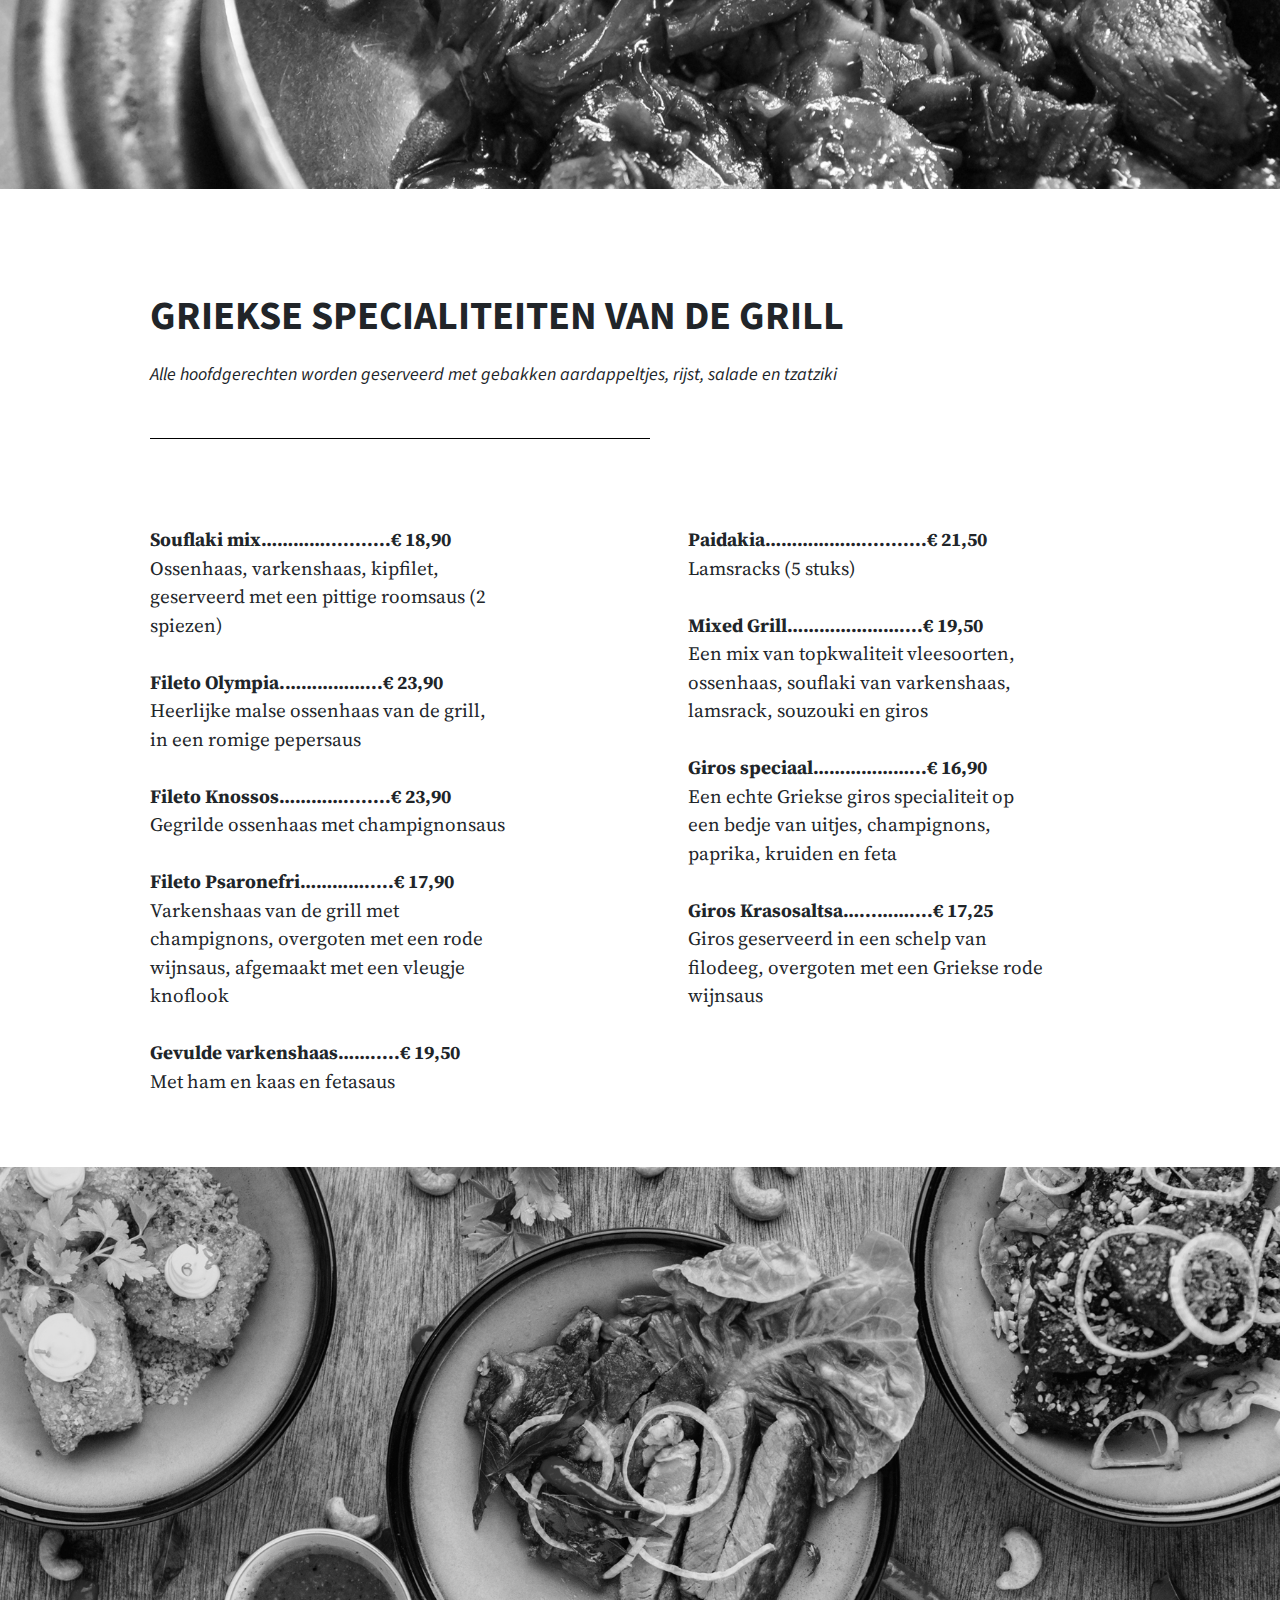
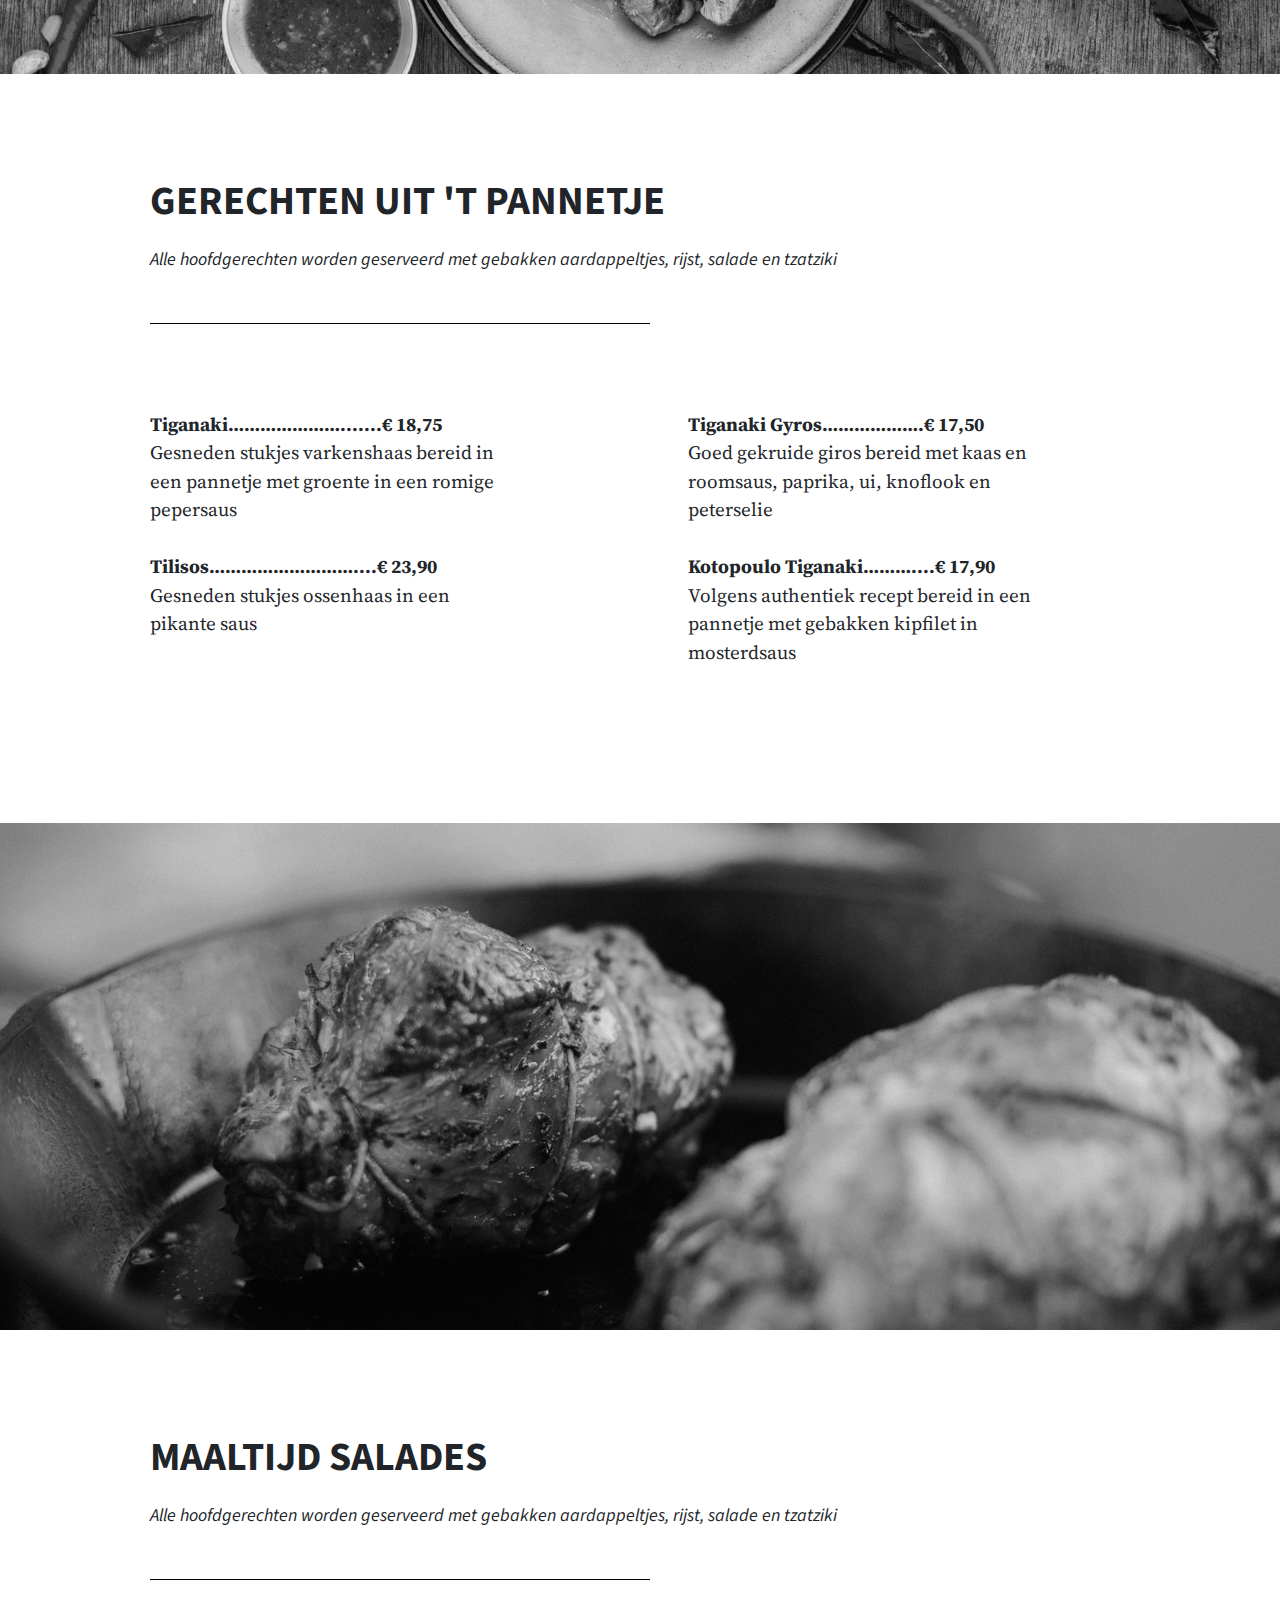
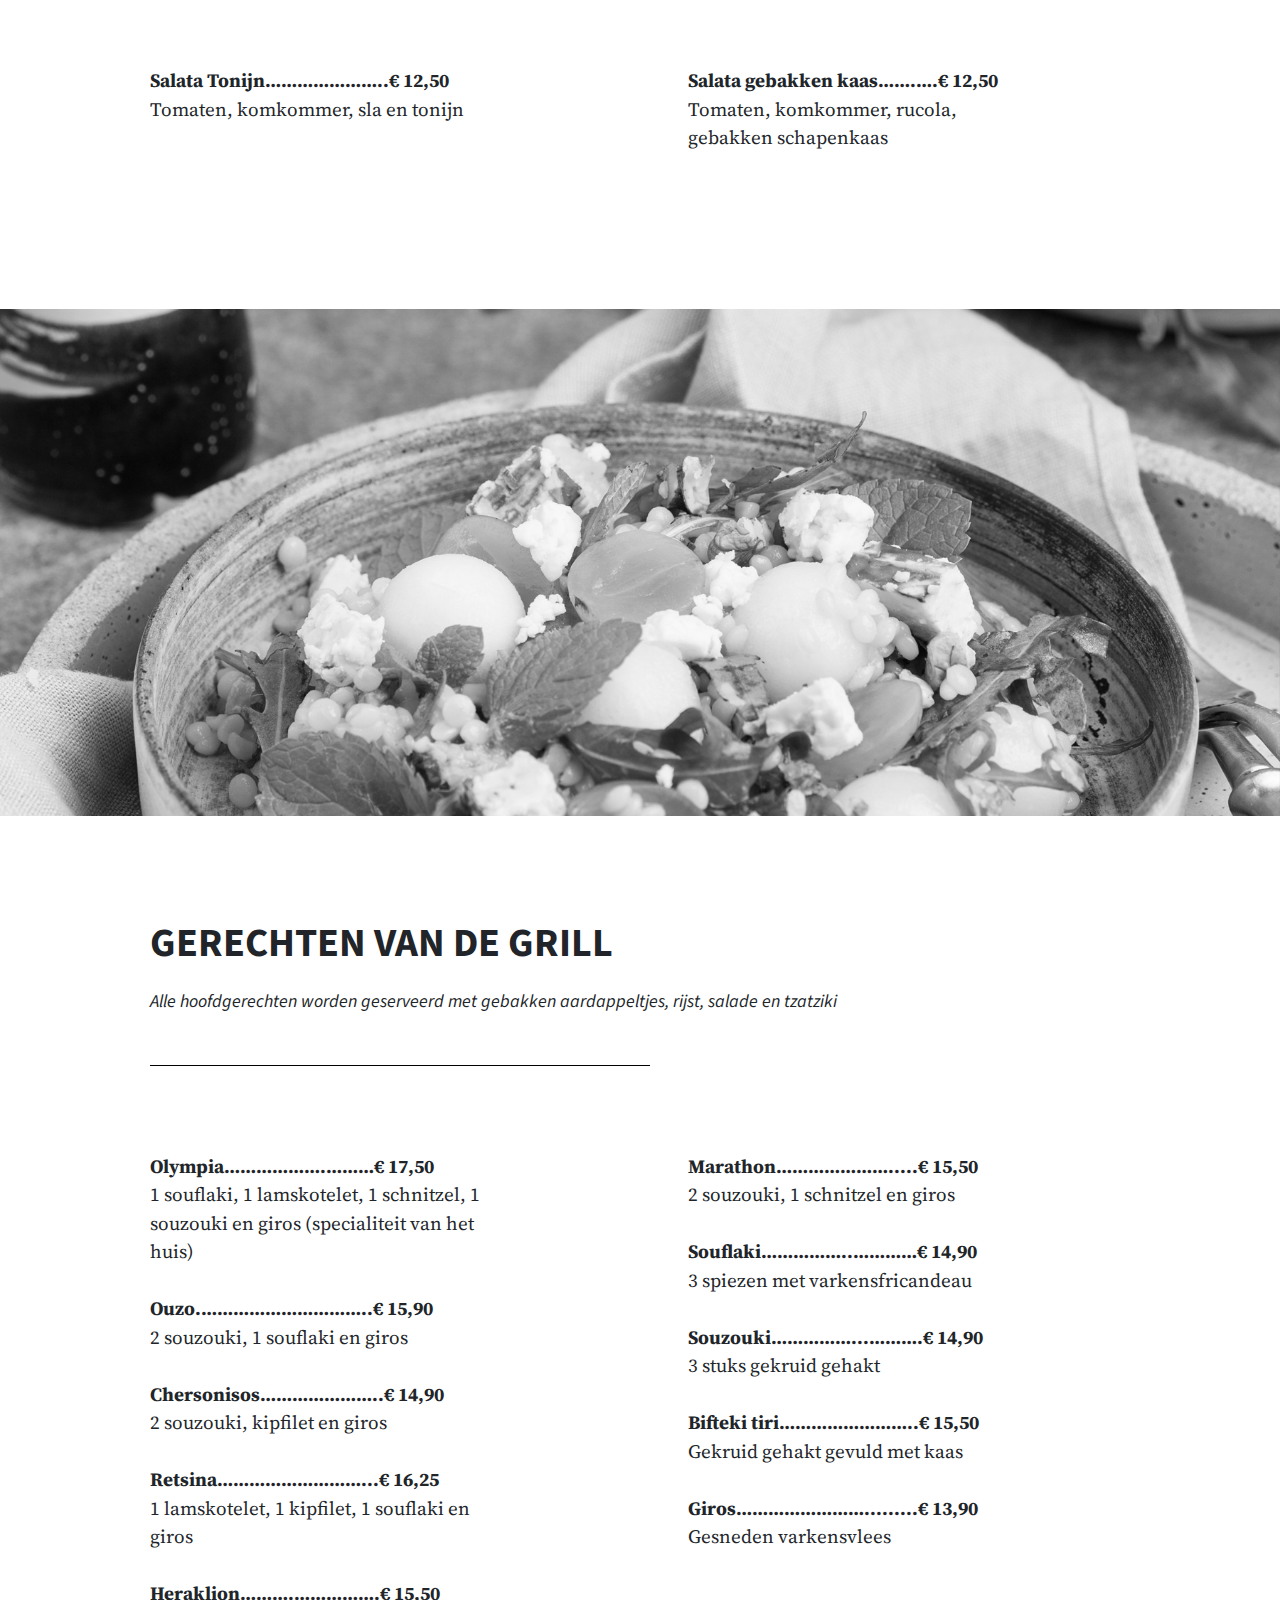
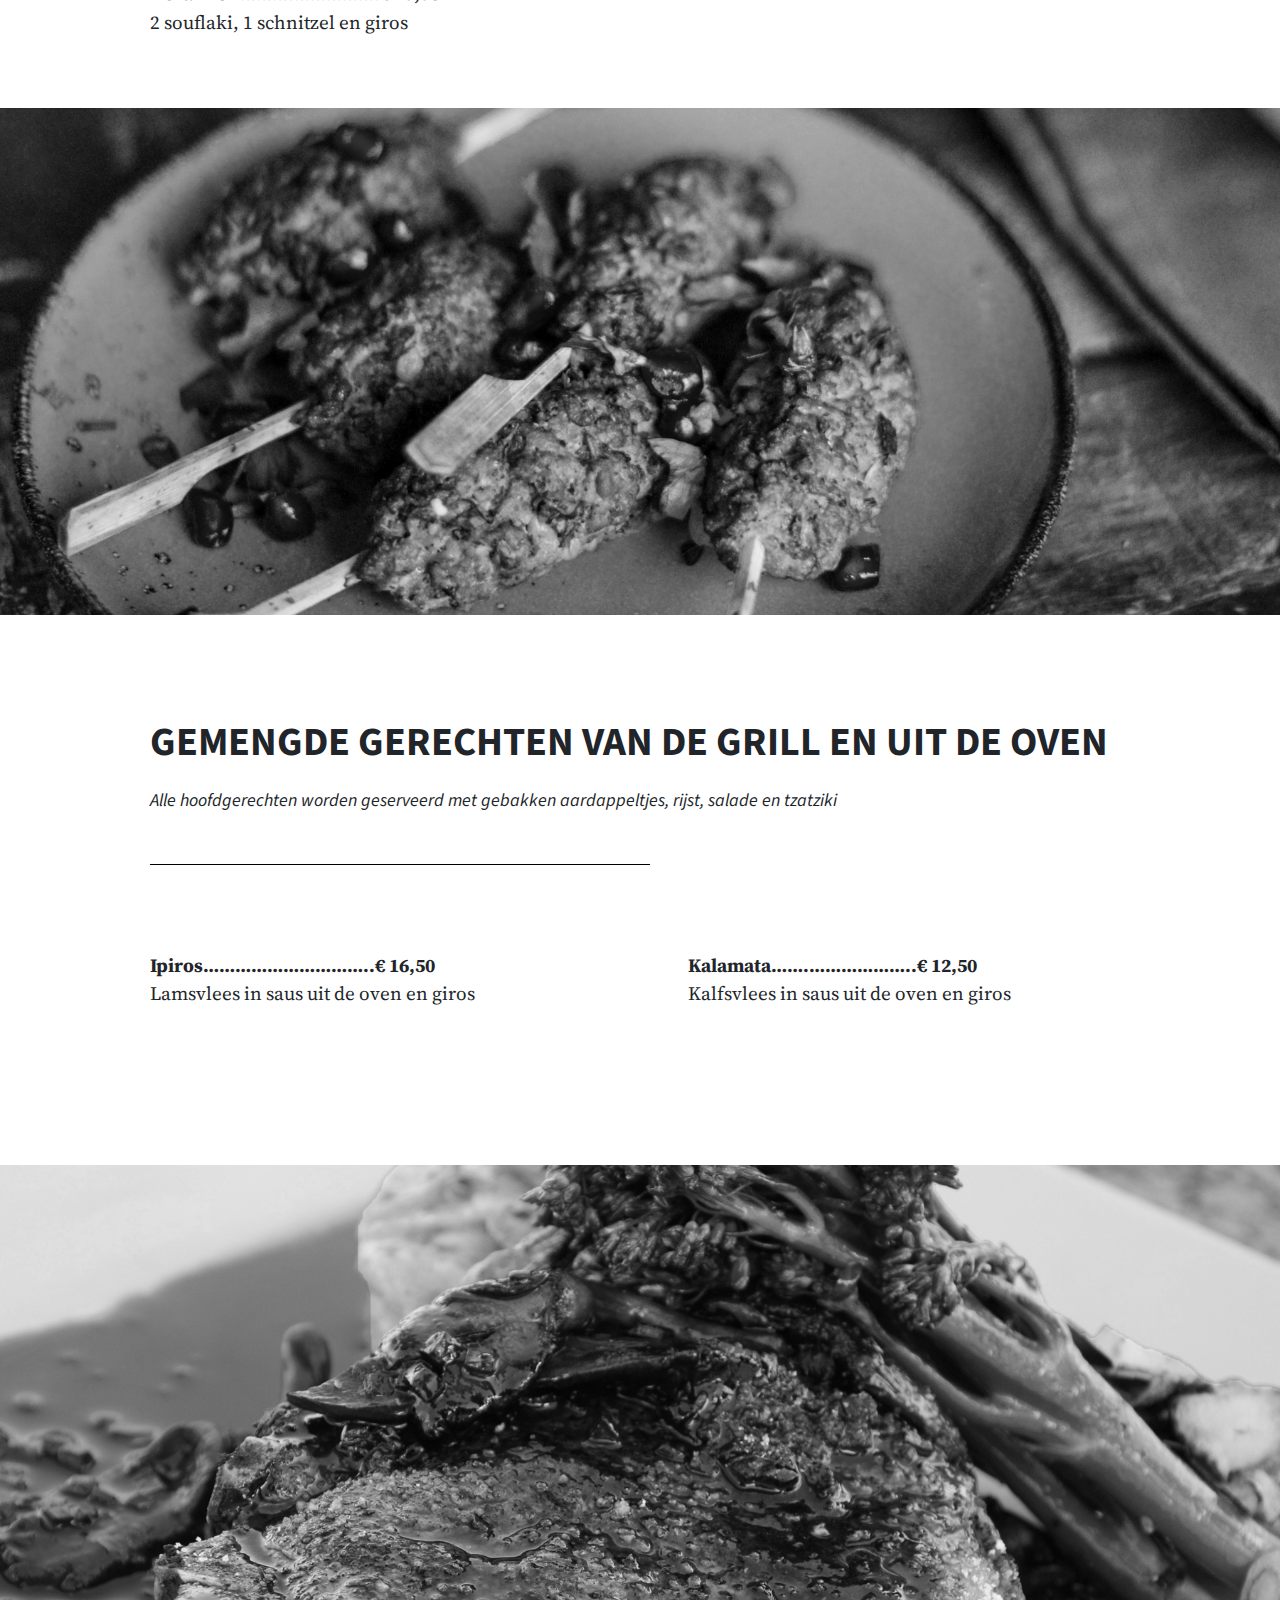
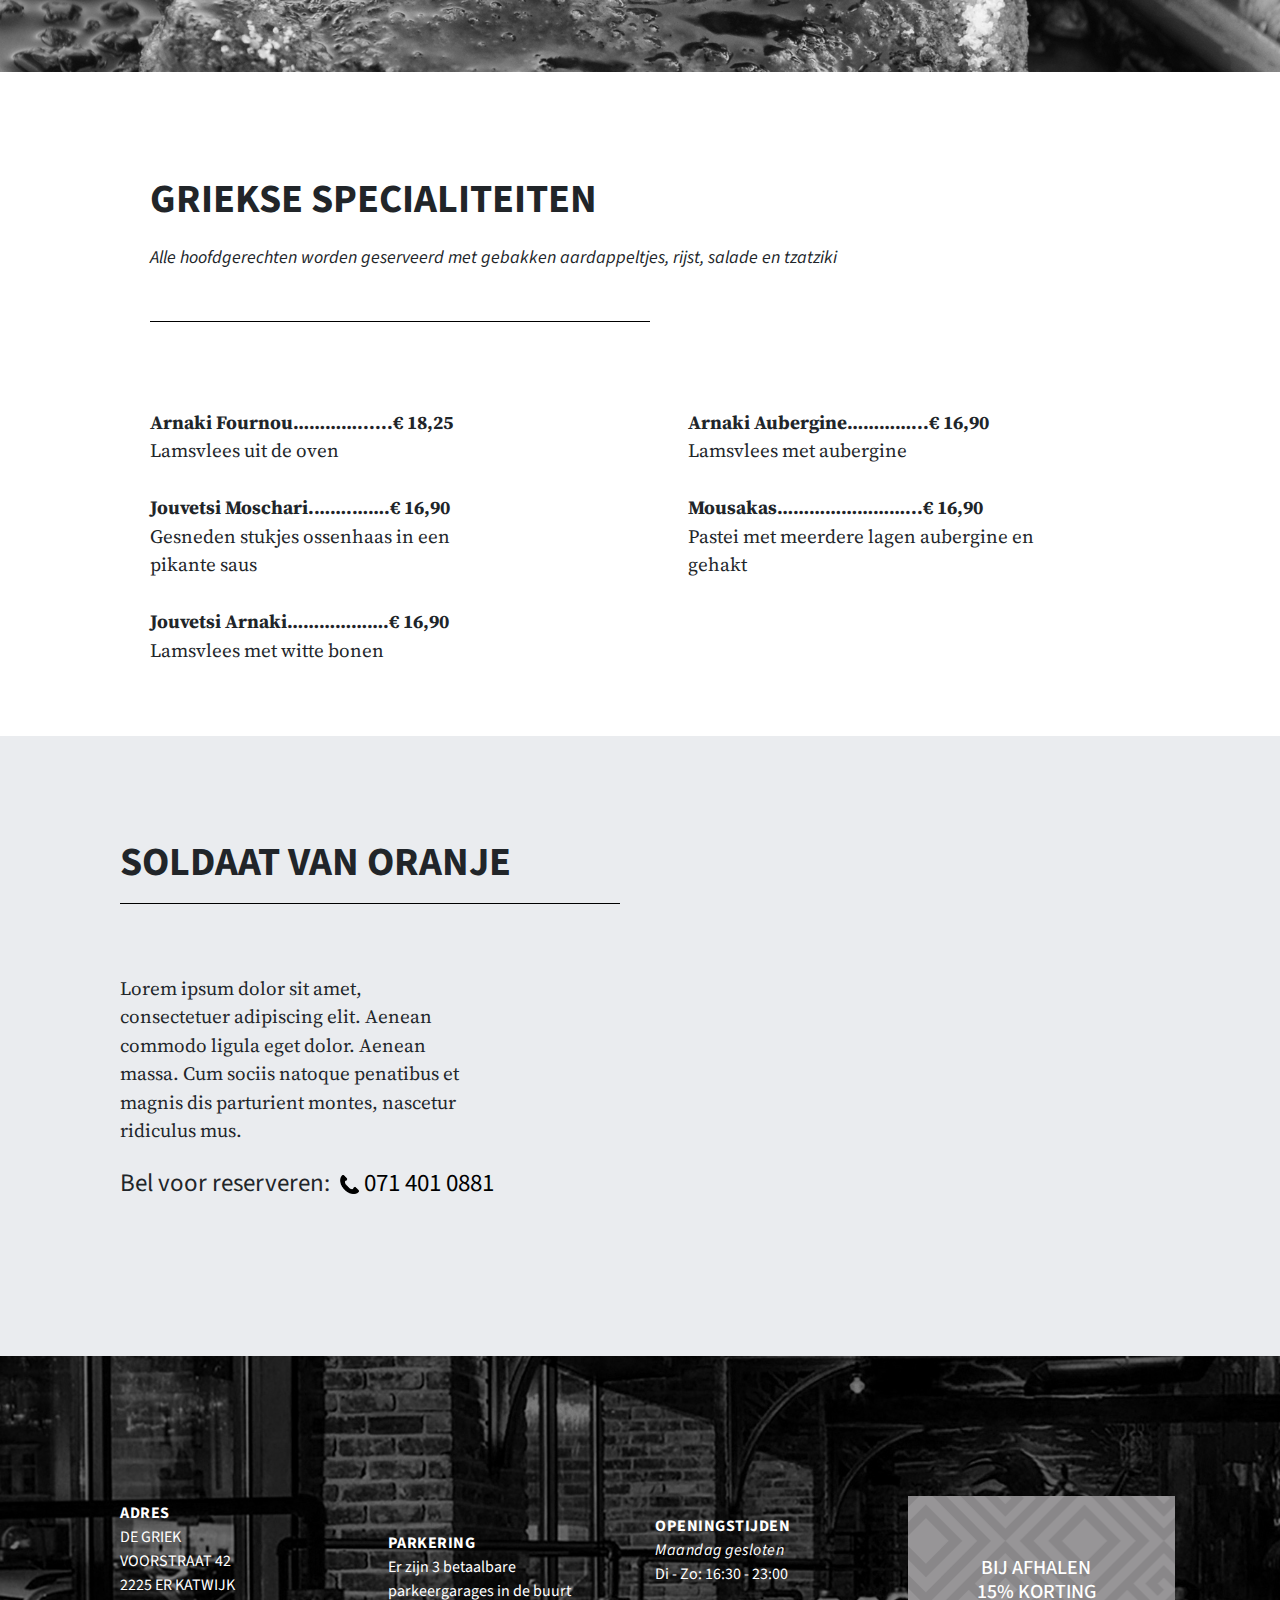
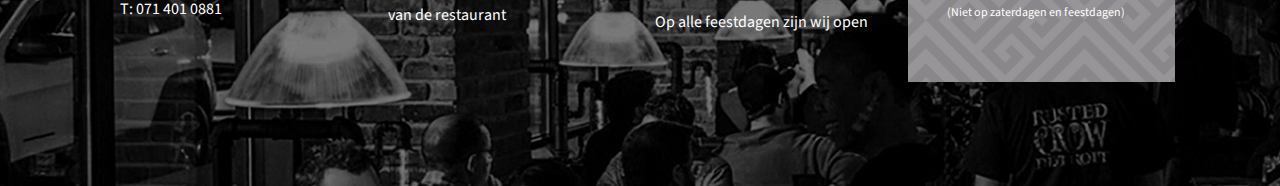
<file: hoofd.html>
<!DOCTYPE html>
<html lang="nl">
<head>
	<meta charset="UTF-8">
	<meta http-equiv="X-UA-Compatible" content="IE=edge">
	<meta name="viewport" content="width=device-width, initial-scale=1, shrink-to-fit=no">
	<meta http-equiv="x-ua-compatible" content="ie=edge">
	<link rel="stylesheet" href="style/bootstrap.min.css">
	<link rel="stylesheet" type="text/css" href="style/animate.css">
	<link rel="stylesheet" type="text/css" href="style/hoofd.css">
	<link href="https://fonts.googleapis.com/css?family=Source+Sans+Pro" rel="stylesheet">
	<link href="https://fonts.googleapis.com/css?family=Source+Serif+Pro" rel="stylesheet">
	<title>Hoofdgerechten</title>
</head>
<body>
	<nav id="navigation" class="navbar navbar-default navbar-expand-lg navbar-light fixed-top" role="navigation">
		<div class="container">
  			<a class="navbar-brand" href="#"><img class="logo" src="images/logo_bl.png" style="width: 170px;"></a>
  			<button class="navbar-toggler" type="button" data-toggle="collapse" data-target="#navbarNavDropdown" aria-controls="navbarNavDropdown" aria-expanded="false" aria-label="Toggle navigation">
    			<span class="navbar-toggler-icon"></span>
  			</button>
  			<div class="collapse navbar-collapse navbar-light justify-content-end" id="navbarNavDropdown">
    			<ul class="navbar-nav">
      				<li class="nav-item"><a class="nav-link" href="index.html">Home <span class="sr-only">(current)</span></a></li>
      				<li class="nav-item"><a class="nav-link" href="over.html">Over Ons</a></li>
      				<li class="nav-item dropdown active"><a class="nav-link dropdown-toggle" href="#" id="navbarDropdownMenuLink" data-toggle="dropdown" aria-haspopup="true" aria-expanded="false">Menukaart</a>
        				<div class="dropdown-menu" aria-labelledby="navbarDropdownMenuLink">
          					<a class="dropdown-item text-capitalize" href="voor.html">Voorgerechten</a>
          					<a class="dropdown-item text-capitalize active" href="#">Hoofdgerechten</a>
          					<a class="dropdown-item text-capitalize" href="vis.html">Vegetarisch & vis</a>
          					<a class="dropdown-item text-capitalize" href="kind.html">Kindermenu</a>
          					<a class="dropdown-item text-capitalize" href="nage.html">Nagerechten</a>
          					<a class="dropdown-item text-capitalize" href="drank.html">Dranken</a>
          					<a class="dropdown-item text-capitalize" href="wijn.html">Wijn</a>
        				</div><!-- drop-down -->
      				</li>
      				<li class="nav-item"><a class="nav-link" href="contact.html">Contact</a></li>
    			</ul>
  			</div><!-- colapse -->
  		</div><!-- container -->
	</nav>
	<div class="content-dummy">
			<div class="position-absolute car">
				<div class="container tekst">
					<div class="col-12 align-items-center justify-content-center">
						<h1 class="animated fadeInUp">Welkom bij De Griek</h1>
						<h2 class="animated fadeInUp">Grieks Specialiteiten Restaurant</h2>
					</div><!-- flex-col -->
				</div><!-- container -->
				<div class="container knoppen">
					<div class="row-12 align-items-center justify-content-center but">
						<button class="btn btn-outline-light butban animated fadeIn">Menu bekijken</button>
						<button class="btn btn-light butban animated fadeIn">Reserveren</button>
					</div><!-- flex-row -->
				</div><!-- container -->
			</div><!-- carousel text -->
		<div class="ban-main">
			<img class="img-fluid banmain" src="images/banmain.jpg">
		</div>
		<div class="carousel slide d-none d-xl-block" data-ride="carousel" id="featured">
			<div class="carousel-inner">
				<div class="carousel-item active"><img class="d-block w-100 rest" src="images/1.jpg" alt="inside de griek"></div><!-- item -->
				<div class="carousel-item"><img class="d-block w-100 rest" src="images/2.jpg" alt="more inside de griek"></div><!-- item -->
				<div class="carousel-item"><img class="d-block w-100 rest" src="images/3.jpg" alt="outside de griek"></div><!-- item -->
			</div><!-- carousel-inner -->
			<a class="carousel-control-prev" href="#featured" role="button" data-slide="prev">
    			<span class="carousel-control-prev-icon" aria-hidden="true"></span>
    			<span class="sr-only">Previous</span>
  			</a>
  			<a class="carousel-control-next" href="#featured" role="button" data-slide="next">
    			<span class="carousel-control-next-icon" aria-hidden="true"></span>
    			<span class="sr-only">Next</span>
  			</a>
		</div><!-- carousel -->
		<div class="container keuken">
			<h3>Schotels voor twee personen</h3>
			<p class="hoofd">
				Alle hoofdgerechten worden geserveerd met gebakken aardappeltjes, rijst, salade en tzatziki
			</p>
			<hr>
			<div class="row">
				<div class="col-md">
					<p class="about">
						<b>Fotia geflambeerd……..€ 22,50 p.p.</b></br>
						Souflaki speciaal (varkenshaas), ossenhaas, souzouki, kipfilet, giros (min. 2 personen)</br></br>
						<b>Kreta plato……………...€ 21,00 p.p.</b></br>
						Souflaki speciaal, mousakas, kipfilet, gevulde bifteki, giros (min. 2 personen)
					</p>
				</div>
				<div class="col-md">
					<p class="about bout mid">
						<b>Specialiteit van de kok..€ 22,00 p.p.</b></br>
						Bij dit gerecht laat de kok zijn fantasie de vrije loop en bereidt voor u een combinatie van grill- en ovengerechten (een gerecht voor mensen die niet weten wat te kiezen) (min. 2 personen)</br></br></br>
					</p>
				</div>
			</div>
		</div><!-- container keuken -->
		<div class="banner">
			<img src="images/hoofdmix.jpg" class="img-fluid ban">
			<img src="images/hoofdmixsm.jpg" class="img-fluid bansm">
		</div><!-- banner -->
		<div class="container keuken">
			<h3>Griekse Specialiteiten</h3>
			<p class="hoofd">
				Alle hoofdgerechten worden geserveerd met gebakken aardappeltjes, rijst, salade en tzatziki
			</p>
			<hr>
			<div class="row">
				<div class="col-md">
					<p class="about">
						<b>Kleftiko………………………..€ 18,90</b></br>
						Lamsbout met groente, gestoofd in aluminiumfolie met witte wijn en griekse specerijen</br></br>
						<b>Stifado…………………………€ 17,90</b></br>
						Een traditionele stoofschotel van gemarineerd mals kalfsvlees en sjalotjes met lichte nuances van kruidnagel en kaneel, afgemaakt met rode wijn. Deze schotel wordt bereid volgens een oud familie recept
					</p>
				</div>
				<div class="col-md">
					<p class="about bout mid">
						<b>Kota Smirneiki……………....€ 17,90</b></br>
						Gesneden reepjes gebakken kipfilet met knoflook op een bedje van verse groenten in een saus van honing en Griekse specerijen</br></br>
						<b>Exogiko………………............€ 19,50</b></br>
						Een stoofschotel van lamsvlees, verse groenten en specerijen, gekruid en vol van smaak (een gerecht zoals de Grieken het eten, zonder aanpassingen voor de Nederlandse keuken)</br></br></br>
					</p>
				</div>
			</div>
		</div><!-- container keuken -->
		<div class="banner">
			<img src="images/hoofdstief.jpg" class="img-fluid ban">
			<img src="images/hoofdstiefsm.jpg" class="img-fluid bansm">
		</div><!-- banner -->
		<div class="container keuken">
			<h3>Griekse Specialiteiten van de Grill</h3>
			<p class="hoofd">
				Alle hoofdgerechten worden geserveerd met gebakken aardappeltjes, rijst, salade en tzatziki
			</p>
			<hr>
			<div class="row">
				<div class="col-md">
					<p class="about">
						<b>Souflaki mix…………...........€ 18,90</b></br>
						Ossenhaas, varkenshaas, kipfilet, geserveerd met een pittige roomsaus (2 spiezen)</br></br>
						<b>Fileto Olympia.……………...€ 23,90</b></br>
						Heerlijke malse ossenhaas van de grill, in een romige pepersaus</br></br>
						<b>Fileto Knossos…………........€ 23,90</b></br>
						Gegrilde ossenhaas met champignonsaus</br></br>
						<b>Fileto Psaronefri………….....€ 17,90</b></br>
						Varkenshaas van de grill met champignons, overgoten met een rode wijnsaus, afgemaakt met een vleugje knoflook</br></br>
						<b>Gevulde varkenshaas…….....€ 19,50</b></br>
						Met ham en kaas en fetasaus
					</p>
				</div>
				<div class="col-md">
					<p class="about bout mid">
						<b>Paidakia………………...........€ 21,50</b></br>
						Lamsracks (5 stuks)</br></br>
						<b>Mixed Grill…………………....€ 19,50</b></br>
						Een mix van topkwaliteit vleesoorten, ossenhaas, souflaki van varkenshaas, lamsrack, souzouki en giros</br></br>
						<b>Giros speciaal………………...€ 16,90</b></br>
						Een echte Griekse giros specialiteit op een bedje van uitjes, champignons, paprika, kruiden en feta</br></br>
						<b>Giros Krasosaltsa…...……....€ 17,25</b></br>
						Giros geserveerd in een schelp van filodeeg, overgoten met een Griekse rode wijnsaus</br></br></br>
					</p>
				</div>
			</div>
		</div><!-- container keuken -->
		<div class="banner">
			<img src="images/hoofdvl.jpg" class="img-fluid ban">
			<img src="images/hoofdvlsm.jpg" class="img-fluid bansm">
		</div><!-- banner -->
		<div class="container keuken">
			<h3>Gerechten uit 't Pannetje</h3>
			<p class="hoofd">
				Alle hoofdgerechten worden geserveerd met gebakken aardappeltjes, rijst, salade en tzatziki
			</p>
			<hr>
			<div class="row">
				<div class="col-md">
					<p class="about">
						<b>Tiganaki………………….......€ 18,75</b></br>
						Gesneden stukjes varkenshaas bereid in een pannetje met groente in een romige pepersaus</br></br>
						<b>Tilisos………………………....€ 23,90</b></br>
						Gesneden stukjes ossenhaas in een pikante saus
					</p>
				</div>
				<div class="col-md">
					<p class="about bout mid">
						<b>Tiganaki Gyros……………….€ 17,50</b></br>
						Goed gekruide giros bereid met kaas en roomsaus, paprika, ui, knoflook en peterselie</br></br>
						<b>Kotopoulo Tiganaki………....€ 17,90</b></br>
						Volgens authentiek recept bereid in een pannetje met gebakken kipfilet in mosterdsaus</br></br></br>
					</p>
				</div>
			</div>
		</div><!-- container keuken -->
		<div class="banner">
			<img src="images/hoofdbal.jpg" class="img-fluid ban">
			<img src="images/hoofdbalsm.jpg" class="img-fluid bansm">
		</div><!-- banner -->
		<div class="container keuken">
			<h3>Maaltijd Salades</h3>
			<p class="hoofd">
				Alle hoofdgerechten worden geserveerd met gebakken aardappeltjes, rijst, salade en tzatziki
			</p>
			<hr>
			<div class="row">
				<div class="col-md">
					<p class="about">
						<b>Salata Tonijn…………………..€ 12,50</b></br>
						Tomaten, komkommer, sla en tonijn
					</p>
				</div>
				<div class="col-md">
					<p class="about bout mid">
						<b>Salata gebakken kaas…….….€ 12,50</b></br>
						Tomaten, komkommer, rucola, gebakken schapenkaas</br></br></br>
					</p>
				</div>
			</div>
		</div><!-- container keuken -->
		<div class="banner">
			<img src="images/hoofdmal.jpg" class="img-fluid ban">
			<img src="images/hoofdmalsm.jpg" class="img-fluid bansm">
		</div><!-- banner -->
		<div class="container keuken">
			<h3>Gerechten van de Grill</h3>
			<p class="hoofd">
				Alle hoofdgerechten worden geserveerd met gebakken aardappeltjes, rijst, salade en tzatziki
			</p>
			<hr>
			<div class="row">
				<div class="col-md">
					<p class="about">
						<b>Olympia……………….………€ 17,50</b></br>
						1 souflaki, 1 lamskotelet, 1 schnitzel, 1 souzouki en giros (specialiteit van het huis)</br></br>
						<b>Ouzo.…………………………..€ 15,90</b></br>
						2 souzouki, 1 souflaki en giros</br></br>
						<b>Chersonisos…………………..€ 14,90</b></br>
						2 souzouki, kipfilet en giros</br></br>
						<b>Retsina………………………...€ 16,25</b></br>
						1 lamskotelet, 1 kipfilet, 1 souflaki en giros</br></br>
						<b>Heraklion……….…………….€ 15,50</b></br>
						2 souflaki, 1 schnitzel en giros
					</p>
				</div>
				<div class="col-md">
					<p class="about bout mid">
						<b>Marathon………………….....€ 15,50</b></br>
						2 souzouki, 1 schnitzel en giros</br></br>
						<b>Souflaki……………..…………€ 14,90</b></br>
						3 spiezen met varkensfricandeau</br></br>
						<b>Souzouki……………...……….€ 14,90</b></br>
						3 stuks gekruid gehakt</br></br>
						<b>Bifteki tiri……………………..€ 15,50</b></br>
						Gekruid gehakt gevuld met kaas</br></br>
						<b>Giros…………………….........€ 13,90</b></br>
						Gesneden varkensvlees</br></br></br>
					</p>
				</div>
			</div>
		</div><!-- container keuken -->
		<div class="banner">
			<img src="images/hoofdvlees.jpg" class="img-fluid ban">
			<img src="images/hoofdvleessm.jpg" class="img-fluid bansm">
		</div><!-- banner -->
		<div class="container keuken">
			<h3>Gemengde Gerechten van de Grill en uit de Oven</h3>
			<p class="hoofd">
				Alle hoofdgerechten worden geserveerd met gebakken aardappeltjes, rijst, salade en tzatziki
			</p>
			<hr>
			<div class="row">
				<div class="col-md">
					<p class="about">
						<b>Ipiros…………………………..€ 16,50</b></br>
						Lamsvlees in saus uit de oven en giros
					</p>
				</div>
				<div class="col-md">
					<p class="about bout mid">
						<b>Kalamata…….………………..€ 12,50</b></br>
						Kalfsvlees in saus uit de oven en giros</br></br></br>
					</p>
				</div>
			</div>
		</div><!-- container keuken -->
		<div class="banner">
			<img src="images/hoofdlam.jpg" class="img-fluid ban">
			<img src="images/hoofdlamsm.jpg" class="img-fluid bansm">
		</div><!-- banner -->
		<div class="container keuken">
			<h3>Griekse Specialiteiten</h3>
			<p class="hoofd">
				Alle hoofdgerechten worden geserveerd met gebakken aardappeltjes, rijst, salade en tzatziki
			</p>
			<hr>
			<div class="row">
				<div class="col-md">
					<p class="about">
						<b>Arnaki Fournou…………......€ 18,25</b></br>
						Lamsvlees uit de oven</br></br>
						<b>Jouvetsi Moschari.…….…….€ 16,90</b></br>
						Gesneden stukjes ossenhaas in een pikante saus</br></br>
						<b>Jouvetsi Arnaki……………….€ 16,90</b></br>
						Lamsvlees met witte bonen
					</p>
				</div>
				<div class="col-md">
					<p class="about bout mid">
						<b>Arnaki Aubergine…………...€ 16,90</b></br>
						Lamsvlees met aubergine</br></br>
						<b>Mousakas……………………...€ 16,90</b></br>
						Pastei met meerdere lagen aubergine en gehakt</br></br></br>
					</p>
				</div>
			</div>
		</div><!-- container keuken -->
		<div class="oranje">
			<div class="container soldaat embed-responsive">
				<div class="row">
					<div class="col-lg align-self-center">
						<h3>Soldaat van Oranje</h3>
						<hr>
						<p class="about or">Lorem ipsum dolor sit amet, consectetuer adipiscing elit. Aenean commodo ligula eget dolor. Aenean massa. Cum sociis natoque penatibus et magnis dis parturient montes, nascetur ridiculus mus.</p>
						<p class="bel">Bel voor reserveren: <a href="tel:071-401-0881" class="phone"><img src="images/phone.png" class="tele" />071 401 0881</a></p>
					</div><!-- col-lg align-self-center -->
					<div class="col-lg map">
						<iframe src="https://www.google.com/maps/embed?pb=!1m14!1m8!1m3!1d9787.65235784561!2d4.4146111!3d52.1722736!3m2!1i1024!2i768!4f13.1!3m3!1m2!1s0x0%3A0xae05df082d81a46c!2sSoldier+of+Orange+-+The+Musical!5e0!3m2!1suk!2snl!4v1523978810772" class="embed-responsive-item" frameborder="0" style="border:0"></iframe>
					</div><!-- col-lg map -->
				</div><!-- row -->
			</div><!-- container soldaat -->
		</div><!-- oranje -->
		<div class="foot">
			<div class="container">
				<div class="row align-items-center footitem">
					<div class="col-lg align-self-center adres">
						<p class="textfoot font-weight-bold upp titel">Adres</p>
						<p class="textfoot upp">De Griek</p>
						<p class="textfoot upp">Voorstraat 42</p>
						<p class="textfoot upp">2225 ER Katwijk</p>
						<p class="textfoot upp">T: 071 401 0881</p>
    				</div><!-- col-sm -->
    				<div class="col-lg align-self-center park">
						<p class="textfoot font-weight-bold upp titel">Parkering</p>
						<p class="textfoot di kort">Er zijn 3 betaalbare parkeergarages in de buurt van de restaurant</p>
    				</div><!-- col-sm -->
    				<div class="col-lg align-self-center tijden">
						<p class="textfoot font-weight-bold upp titel">Openingstijden</p>
						<p class="textfoot font-italic it">Maandag gesloten</p>
						<p class="textfoot di">Di - Zo: 16:30 - 23:00</p></br>
						<p class="textfoot di">Op alle feestdagen zijn wij open</p>
					</div><!-- col-sm -->
					<div class="col-lg align-self-center justify-content-center korting">
						<center><h4 class="textfoot upp kort">Bij Afhalen</h4></center>
						<center><h4 class="textfoot upp kort">15% Korting</h4></center>
						<center><p class="textfoot di kort niet">(Niet op zaterdagen en feestdagen)</p></center>
					</div><!-- col-sm korting -->
				</div><!-- row -->
			</div><!-- container -->
		</div><!-- foot-->
	</div><!-- content-dummy -->
		
	<script src="scripts/jquery.slim.min.js"></script>
	<script src="scripts/popper.min.js"></script>
	<script src="scripts/bootstrap.min.js"></script>

</body>
</html>
</file>
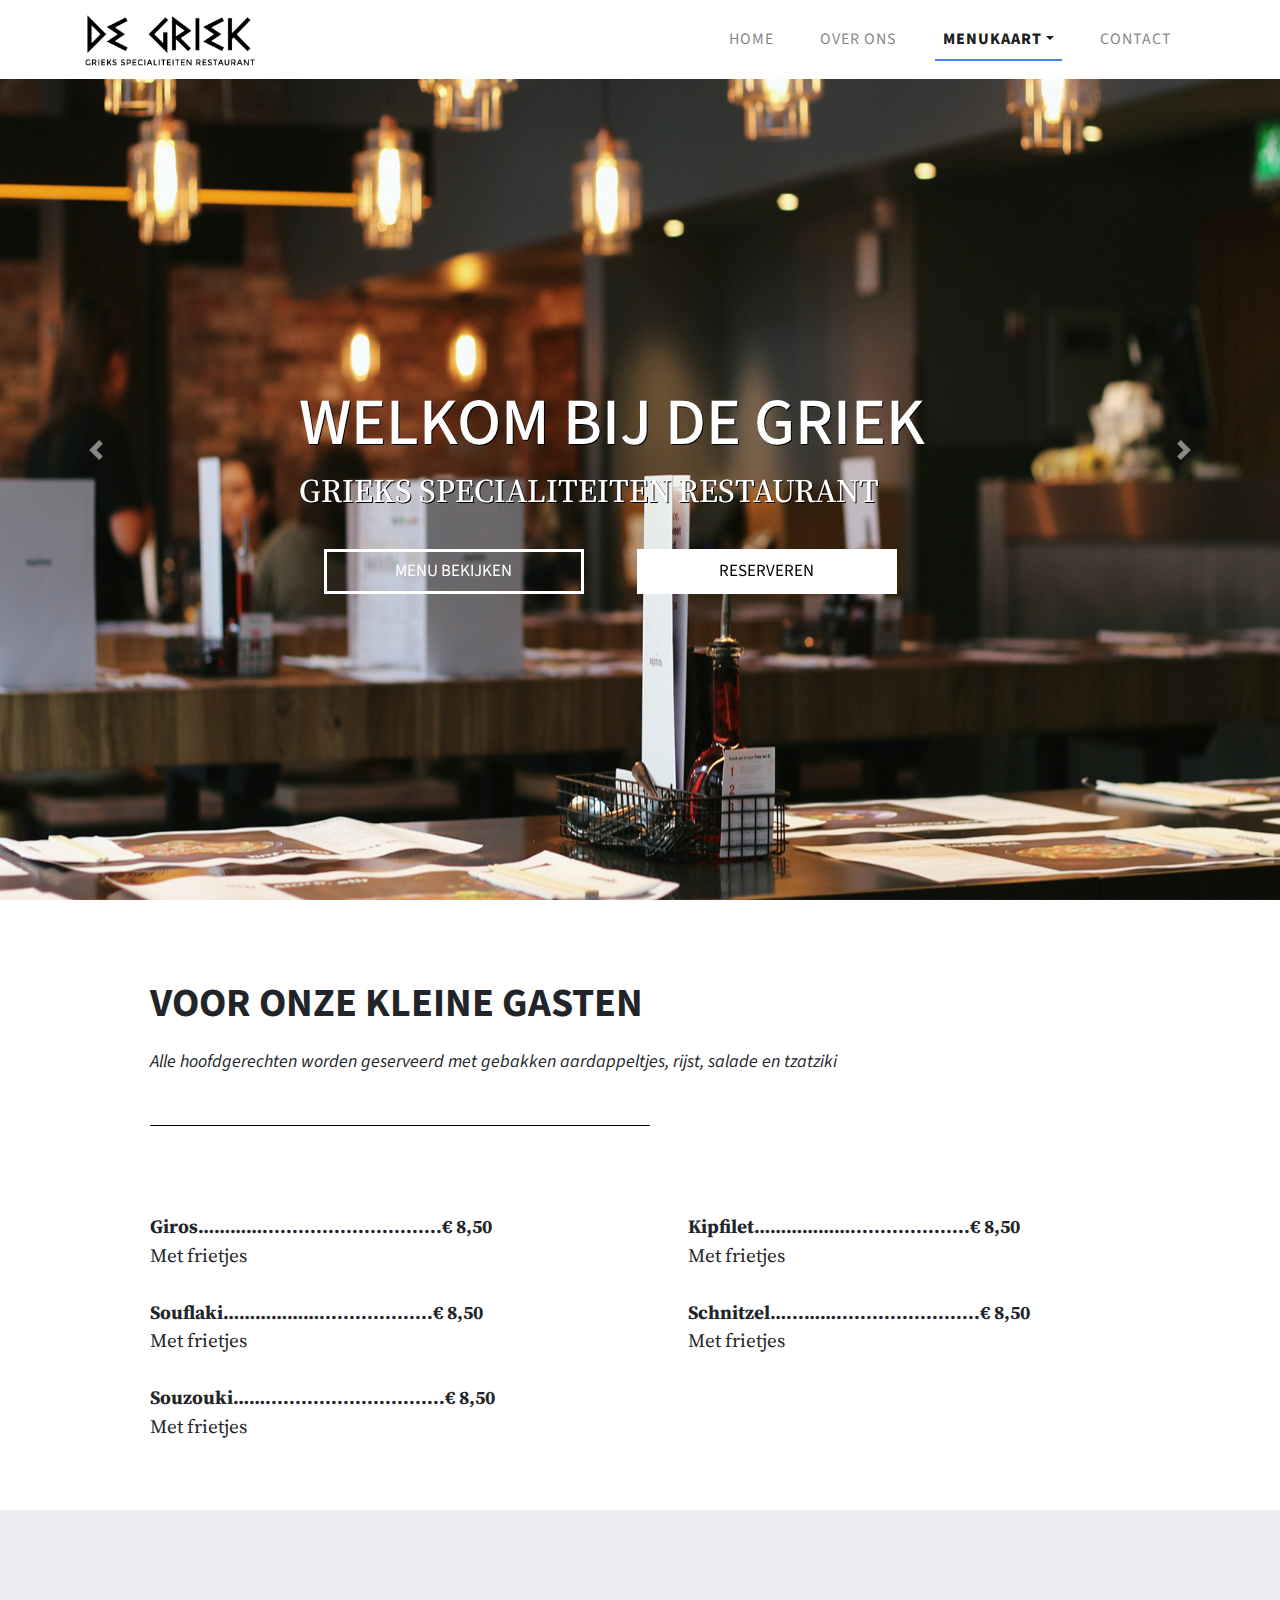
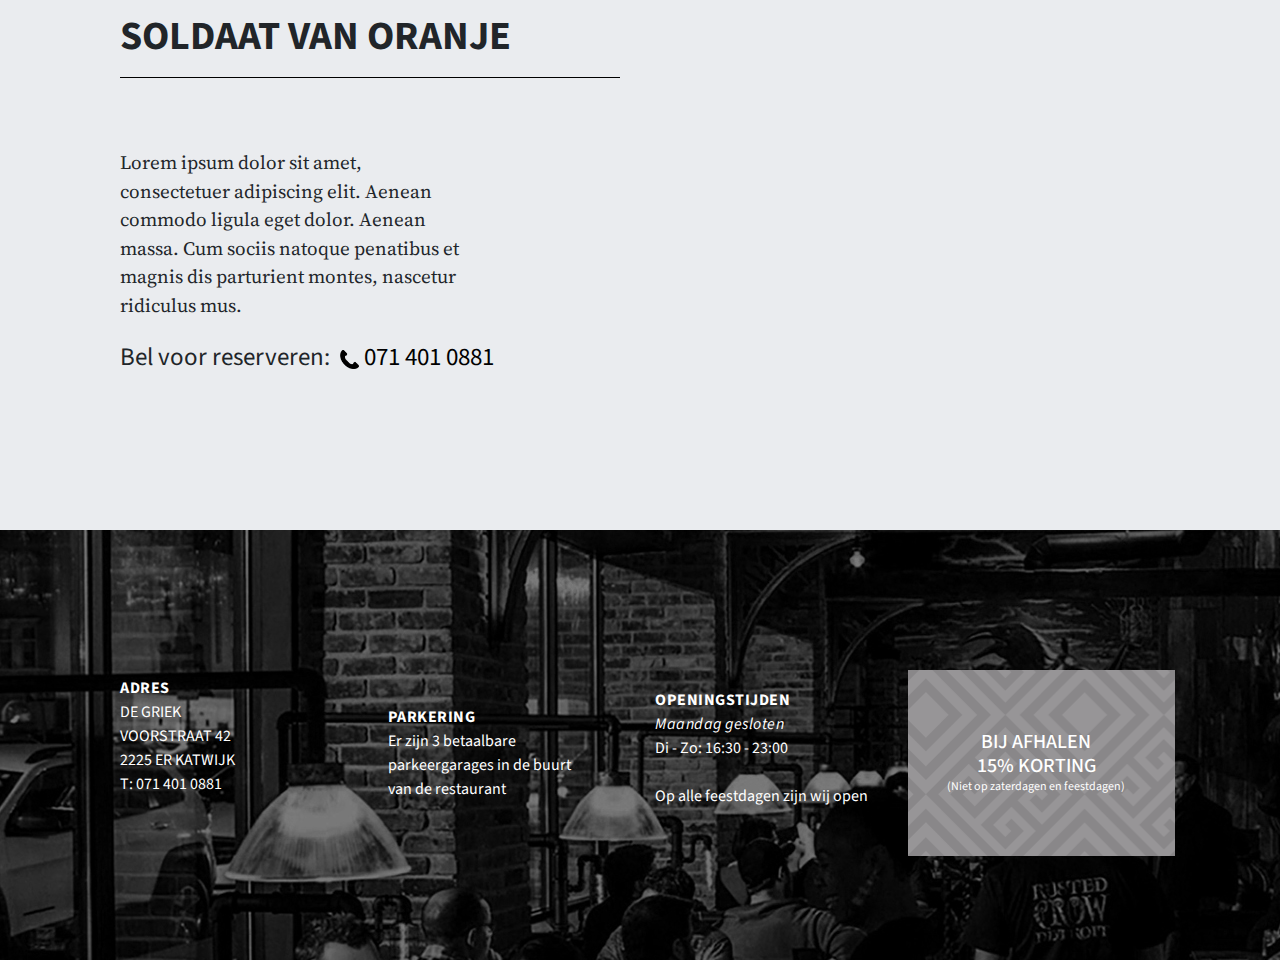
<file: kind.html>
<!DOCTYPE html>
<html lang="nl">
<head>
	<meta charset="UTF-8">
	<meta http-equiv="X-UA-Compatible" content="IE=edge">
	<meta name="viewport" content="width=device-width, initial-scale=1, shrink-to-fit=no">
	<meta http-equiv="x-ua-compatible" content="ie=edge">
	<link rel="stylesheet" href="style/bootstrap.min.css">
	<link rel="stylesheet" type="text/css" href="style/animate.css">
	<link rel="stylesheet" type="text/css" href="style/kind.css">
	<link href="https://fonts.googleapis.com/css?family=Source+Sans+Pro" rel="stylesheet">
	<link href="https://fonts.googleapis.com/css?family=Source+Serif+Pro" rel="stylesheet">
	<title>Kindermenu</title>
</head>
<body>
	<nav id="navigation" class="navbar navbar-default navbar-expand-lg navbar-light fixed-top" role="navigation">
		<div class="container">
  			<a class="navbar-brand" href="#"><img class="logo" src="images/logo_bl.png" style="width: 170px;"></a>
  			<button class="navbar-toggler" type="button" data-toggle="collapse" data-target="#navbarNavDropdown" aria-controls="navbarNavDropdown" aria-expanded="false" aria-label="Toggle navigation">
    			<span class="navbar-toggler-icon"></span>
  			</button>
  			<div class="collapse navbar-collapse navbar-light justify-content-end" id="navbarNavDropdown">
    			<ul class="navbar-nav">
      				<li class="nav-item"><a class="nav-link" href="index.html">Home <span class="sr-only">(current)</span></a></li>
      				<li class="nav-item"><a class="nav-link" href="over.html">Over Ons</a></li>
      				<li class="nav-item dropdown active"><a class="nav-link dropdown-toggle" href="#" id="navbarDropdownMenuLink" data-toggle="dropdown" aria-haspopup="true" aria-expanded="false">Menukaart</a>
        				<div class="dropdown-menu" aria-labelledby="navbarDropdownMenuLink">
          					<a class="dropdown-item text-capitalize" href="voor.html">Voorgerechten</a>
          					<a class="dropdown-item text-capitalize" href="hoofd.html">Hoofdgerechten</a>
          					<a class="dropdown-item text-capitalize" href="vis.html">Vegetarisch & vis</a>
          					<a class="dropdown-item text-capitalize active" href="#">Kindermenu</a>
          					<a class="dropdown-item text-capitalize" href="nage.html">Nagerechten</a>
          					<a class="dropdown-item text-capitalize" href="drank.html">Dranken</a>
          					<a class="dropdown-item text-capitalize" href="wijn.html">Wijn</a>
        				</div><!-- drop-down -->
      				</li>
      				<li class="nav-item"><a class="nav-link" href="contact.html">Contact</a></li>
    			</ul>
  			</div><!-- colapse -->
  		</div><!-- container -->
	</nav>
	<div class="content-dummy">
			<div class="position-absolute car">
				<div class="container tekst">
					<div class="col-12 align-items-center justify-content-center">
						<h1 class="animated fadeInUp">Welkom bij De Griek</h1>
						<h2 class="animated fadeInUp">Grieks Specialiteiten Restaurant</h2>
					</div><!-- flex-col -->
				</div><!-- container -->
				<div class="container knoppen">
					<div class="row-12 align-items-center justify-content-center but">
						<button class="btn btn-outline-light butban animated fadeIn">Menu bekijken</button>
						<button class="btn btn-light butban animated fadeIn">Reserveren</button>
					</div><!-- flex-row -->
				</div><!-- container -->
			</div><!-- carousel text -->
		<div class="ban-main">
			<img class="img-fluid banmain" src="images/banmain.jpg">
		</div>
		<div class="carousel slide d-none d-xl-block" data-ride="carousel" id="featured">
			<div class="carousel-inner">
				<div class="carousel-item active"><img class="d-block w-100 rest" src="images/1.jpg" alt="inside de griek"></div><!-- item -->
				<div class="carousel-item"><img class="d-block w-100 rest" src="images/2.jpg" alt="more inside de griek"></div><!-- item -->
				<div class="carousel-item"><img class="d-block w-100 rest" src="images/3.jpg" alt="outside de griek"></div><!-- item -->
			</div><!-- carousel-inner -->
			<a class="carousel-control-prev" href="#featured" role="button" data-slide="prev">
    			<span class="carousel-control-prev-icon" aria-hidden="true"></span>
    			<span class="sr-only">Previous</span>
  			</a>
  			<a class="carousel-control-next" href="#featured" role="button" data-slide="next">
    			<span class="carousel-control-next-icon" aria-hidden="true"></span>
    			<span class="sr-only">Next</span>
  			</a>
		</div><!-- carousel -->
		<div class="container keuken">
			<h3>Voor onze kleine gasten</h3>
			<p class="hoofd">
				Alle hoofdgerechten worden geserveerd met gebakken aardappeltjes, rijst, salade en tzatziki
			</p>
			<hr>
			<div class="row">
				<div class="col-md">
					<p class="about">
						<b>Giros…………..............................€ 8,50</b></br>
						Met frietjes</br></br>
						<b>Souflaki………………...................€ 8,50</b></br>
						Met frietjes</br></br>
						<b>Souzouki……..............................€ 8,50</b></br>
						Met frietjes
					</p>
				</div>
				<div class="col-md">
					<p class="about bout mid">
						<b>Kipfilet………………....................€ 8,50</b></br>
						Met frietjes</br></br>
						<b>Schnitzel…...……........................€ 8,50</b></br>
						Met frietjes</br></br></br>
					</p>
				</div>
			</div>
		</div><!-- container keuken -->
		<div class="oranje">
			<div class="container soldaat embed-responsive">
				<div class="row">
					<div class="col-lg align-self-center">
						<h3>Soldaat van Oranje</h3>
						<hr>
						<p class="about or">Lorem ipsum dolor sit amet, consectetuer adipiscing elit. Aenean commodo ligula eget dolor. Aenean massa. Cum sociis natoque penatibus et magnis dis parturient montes, nascetur ridiculus mus.</p>
						<p class="bel">Bel voor reserveren: <a href="tel:071-401-0881" class="phone"><img src="images/phone.png" class="tele" />071 401 0881</a></p>
					</div><!-- col-lg align-self-center -->
					<div class="col-lg map">
						<iframe src="https://www.google.com/maps/embed?pb=!1m14!1m8!1m3!1d9787.65235784561!2d4.4146111!3d52.1722736!3m2!1i1024!2i768!4f13.1!3m3!1m2!1s0x0%3A0xae05df082d81a46c!2sSoldier+of+Orange+-+The+Musical!5e0!3m2!1suk!2snl!4v1523978810772" class="embed-responsive-item" frameborder="0" style="border:0"></iframe>
					</div><!-- col-lg map -->
				</div><!-- row -->
			</div><!-- container soldaat -->
		</div><!-- oranje -->
		<div class="foot">
			<div class="container">
				<div class="row align-items-center footitem">
					<div class="col-lg align-self-center adres">
						<p class="textfoot font-weight-bold upp titel">Adres</p>
						<p class="textfoot upp">De Griek</p>
						<p class="textfoot upp">Voorstraat 42</p>
						<p class="textfoot upp">2225 ER Katwijk</p>
						<p class="textfoot upp">T: 071 401 0881</p>
    				</div><!-- col-sm -->
    				<div class="col-lg align-self-center park">
						<p class="textfoot font-weight-bold upp titel">Parkering</p>
						<p class="textfoot di kort">Er zijn 3 betaalbare parkeergarages in de buurt van de restaurant</p>
    				</div><!-- col-sm -->
    				<div class="col-lg align-self-center tijden">
						<p class="textfoot font-weight-bold upp titel">Openingstijden</p>
						<p class="textfoot font-italic it">Maandag gesloten</p>
						<p class="textfoot di">Di - Zo: 16:30 - 23:00</p></br>
						<p class="textfoot di">Op alle feestdagen zijn wij open</p>
					</div><!-- col-sm -->
					<div class="col-lg align-self-center justify-content-center korting">
						<center><h4 class="textfoot upp kort">Bij Afhalen</h4></center>
						<center><h4 class="textfoot upp kort">15% Korting</h4></center>
						<center><p class="textfoot di kort niet">(Niet op zaterdagen en feestdagen)</p></center>
					</div><!-- col-sm korting -->
				</div><!-- row -->
			</div><!-- container -->
		</div><!-- foot-->
	</div><!-- content-dummy -->
		
	<script src="scripts/jquery.slim.min.js"></script>
	<script src="scripts/popper.min.js"></script>
	<script src="scripts/bootstrap.min.js"></script>

</body>
</html>
</file>
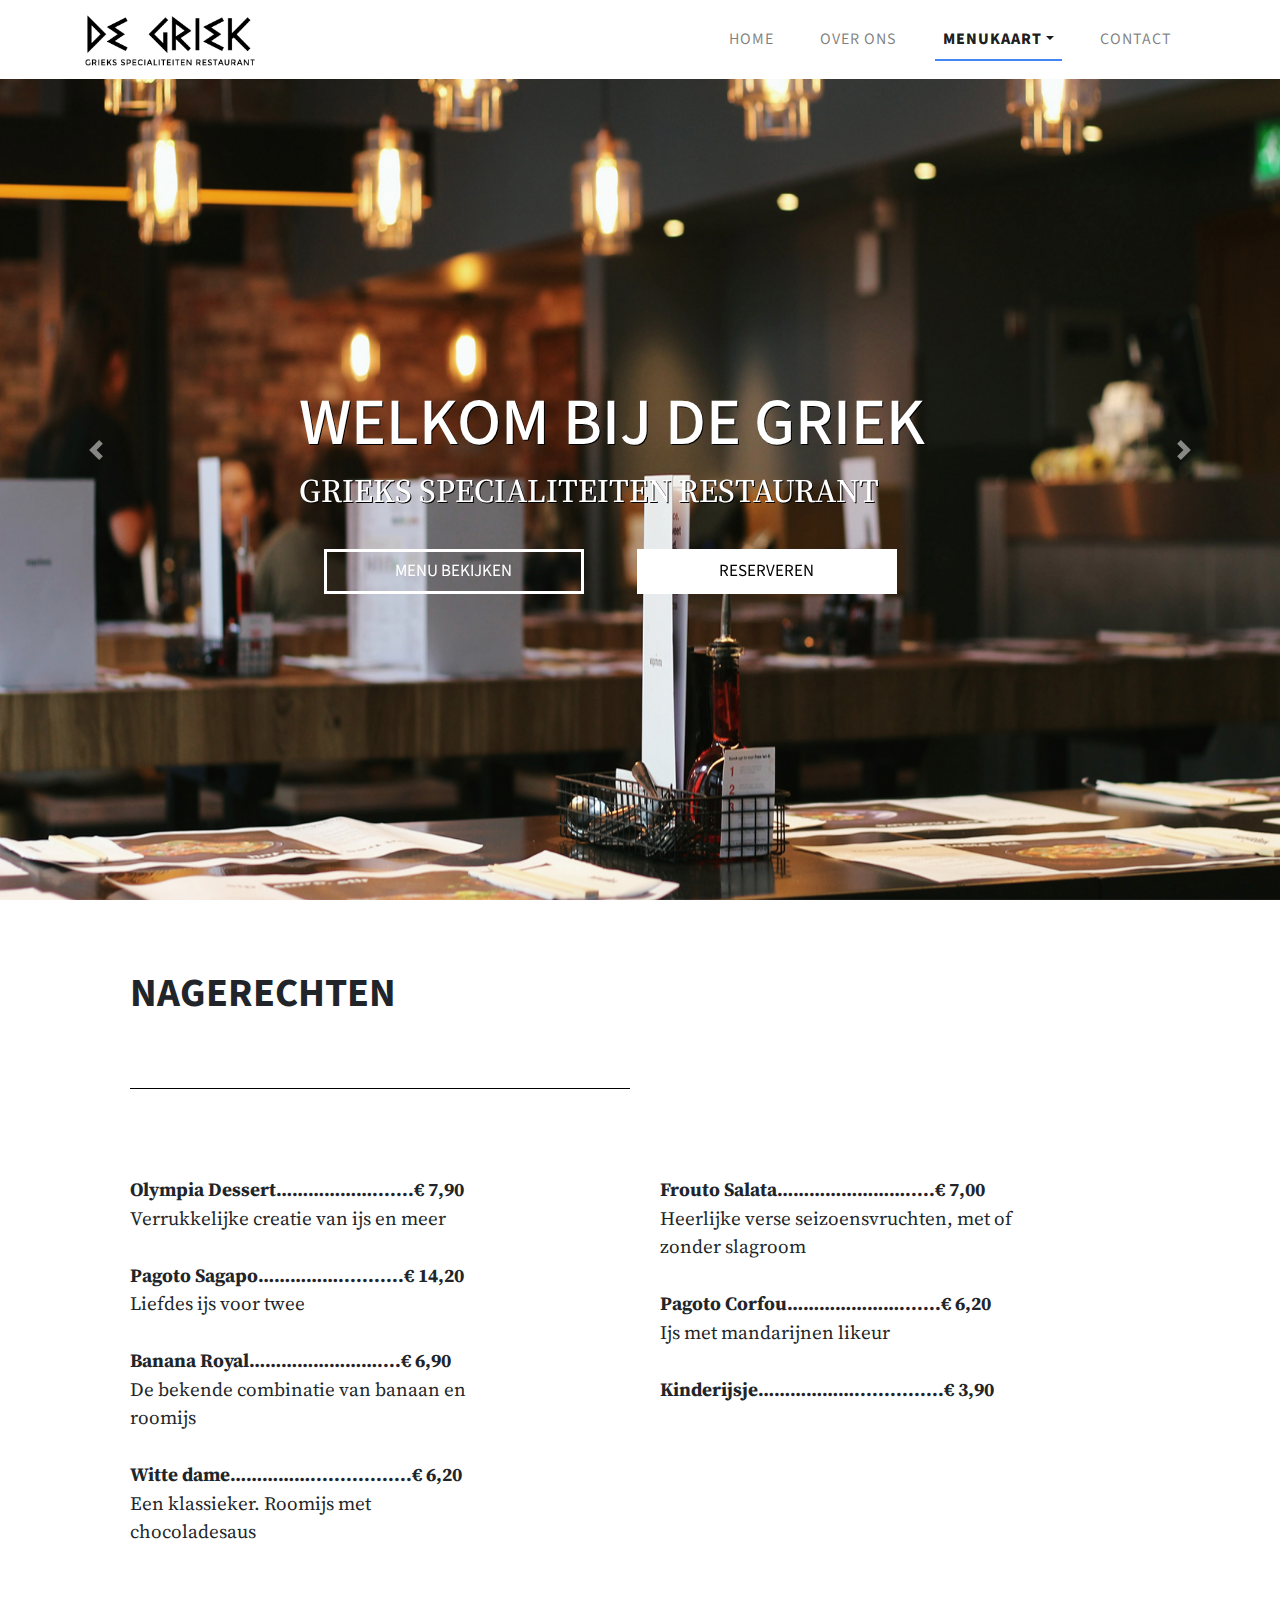
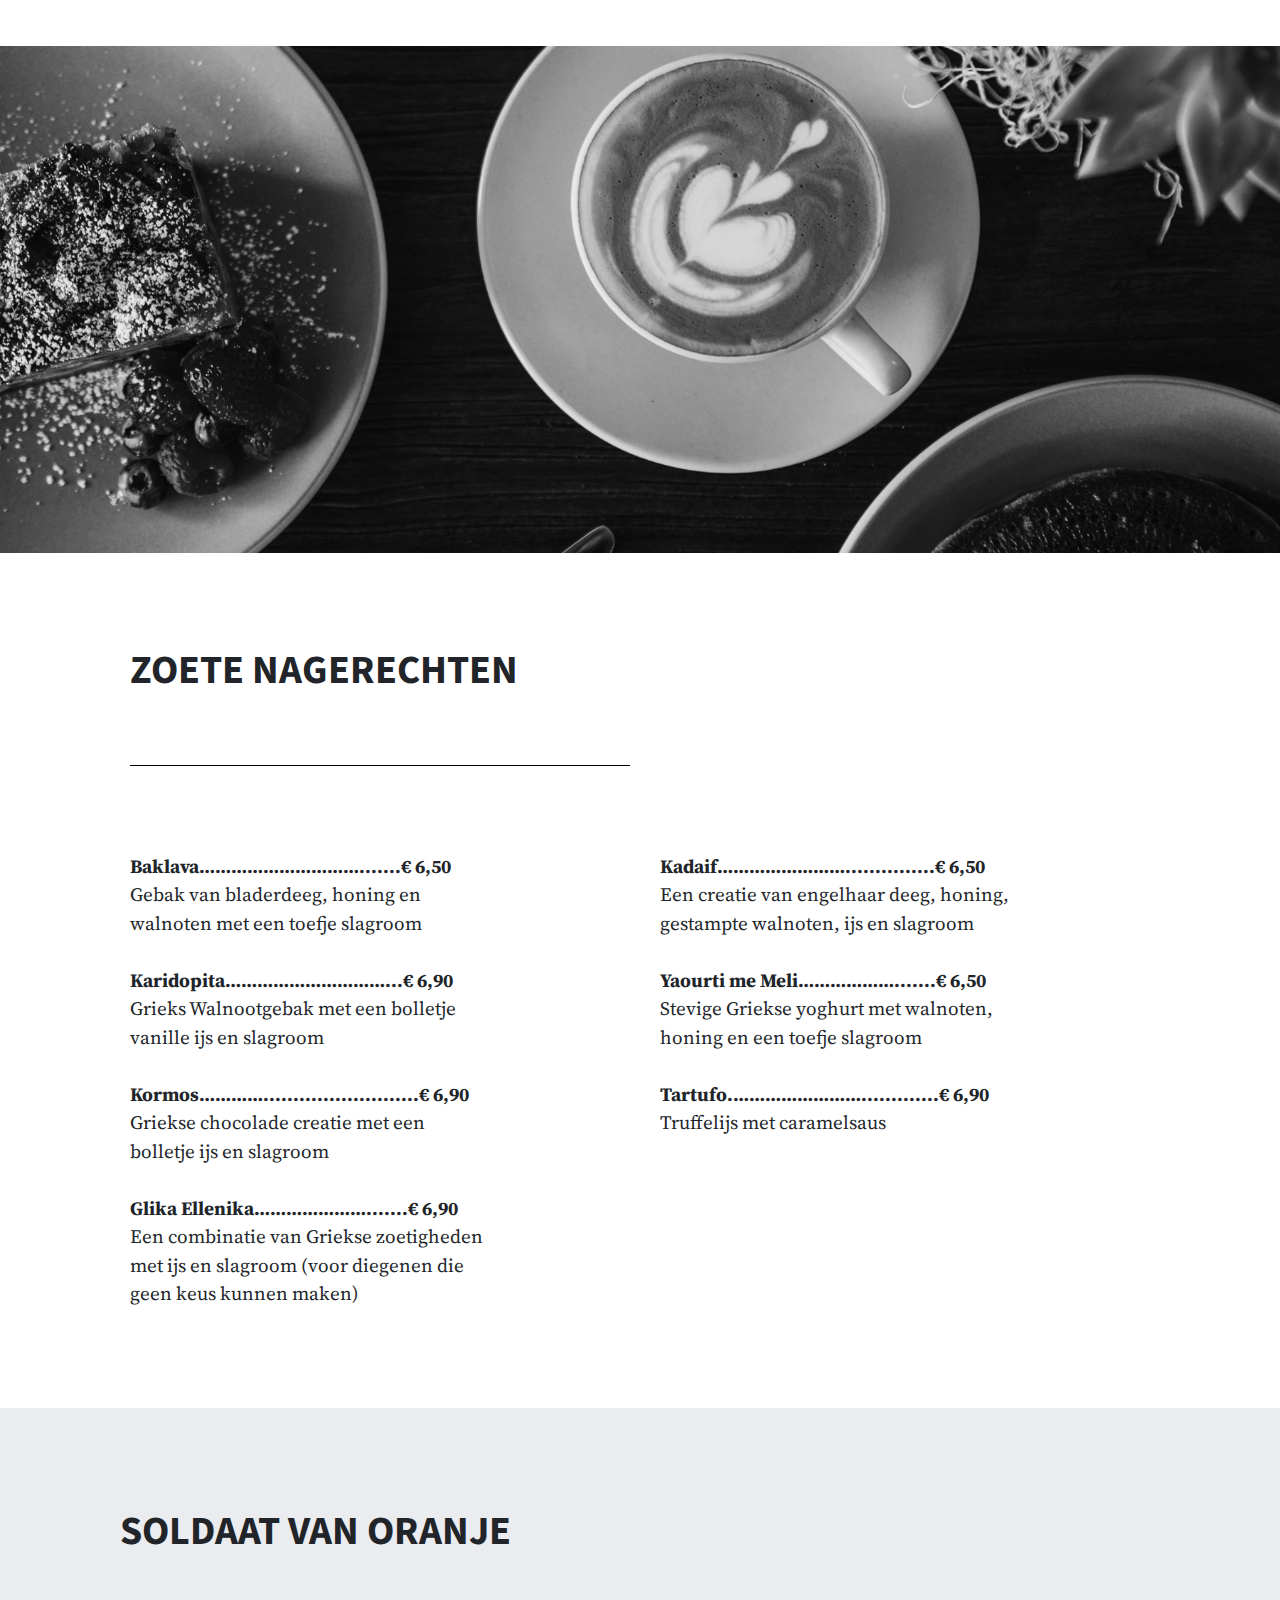
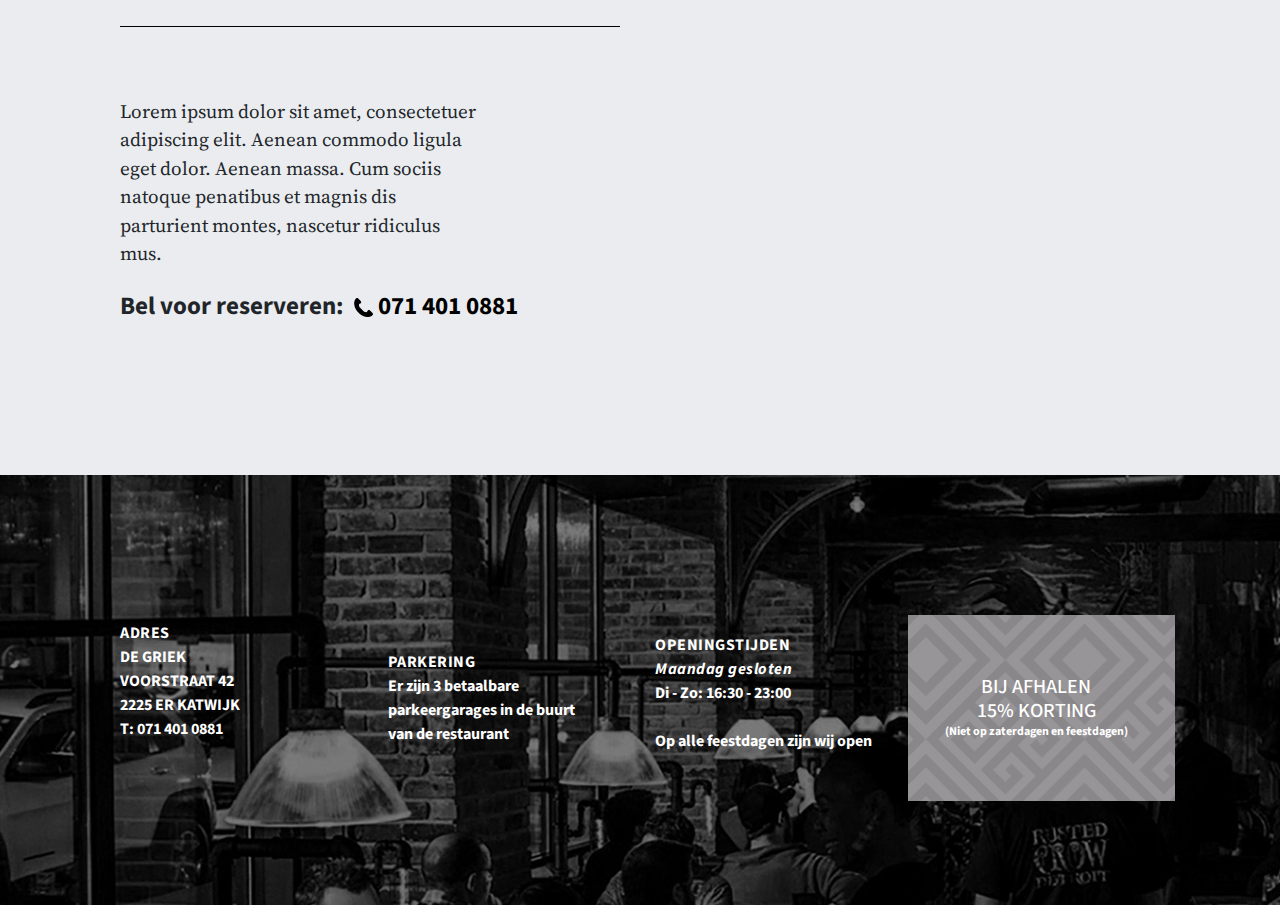
<file: nage.html>
<!DOCTYPE html>
<html lang="nl">
<head>
	<meta charset="UTF-8">
	<meta http-equiv="X-UA-Compatible" content="IE=edge">
	<meta name="viewport" content="width=device-width, initial-scale=1, shrink-to-fit=no">
	<meta http-equiv="x-ua-compatible" content="ie=edge">
	<link rel="stylesheet" href="style/bootstrap.min.css">
	<link rel="stylesheet" type="text/css" href="style/animate.css">
	<link rel="stylesheet" type="text/css" href="style/nage.css">
	<link href="https://fonts.googleapis.com/css?family=Source+Sans+Pro" rel="stylesheet">
	<link href="https://fonts.googleapis.com/css?family=Source+Serif+Pro" rel="stylesheet">
	<title>Nagerechten</title>
</head>
<body>
	<nav id="navigation" class="navbar navbar-default navbar-expand-lg navbar-light fixed-top" role="navigation">
		<div class="container">
  			<a class="navbar-brand" href="#"><img class="logo" src="images/logo_bl.png" style="width: 170px;"></a>
  			<button class="navbar-toggler" type="button" data-toggle="collapse" data-target="#navbarNavDropdown" aria-controls="navbarNavDropdown" aria-expanded="false" aria-label="Toggle navigation">
    			<span class="navbar-toggler-icon"></span>
  			</button>
  			<div class="collapse navbar-collapse navbar-light justify-content-end" id="navbarNavDropdown">
    			<ul class="navbar-nav">
      				<li class="nav-item"><a class="nav-link" href="index.html">Home <span class="sr-only">(current)</span></a></li>
      				<li class="nav-item"><a class="nav-link" href="over.html">Over Ons</a></li>
      				<li class="nav-item dropdown active"><a class="nav-link dropdown-toggle" href="#" id="navbarDropdownMenuLink" data-toggle="dropdown" aria-haspopup="true" aria-expanded="false">Menukaart</a>
        				<div class="dropdown-menu" aria-labelledby="navbarDropdownMenuLink">
          					<a class="dropdown-item text-capitalize" href="voor.html">Voorgerechten</a>
          					<a class="dropdown-item text-capitalize" href="hoofd.html">Hoofdgerechten</a>
          					<a class="dropdown-item text-capitalize" href="vis.html">Vegetarisch & vis</a>
          					<a class="dropdown-item text-capitalize" href="kind.html">Kindermenu</a>
          					<a class="dropdown-item text-capitalize active" href="#">Nagerechten</a>
          					<a class="dropdown-item text-capitalize" href="drank.html">Dranken</a>
          					<a class="dropdown-item text-capitalize" href="wijn.html">Wijn</a>
        				</div><!-- drop-down -->
      				</li>
      				<li class="nav-item"><a class="nav-link" href="contact.html">Contact</a></li>
    			</ul>
  			</div><!-- colapse -->
  		</div><!-- container -->
	</nav>
	<div class="content-dummy">
			<div class="position-absolute car">
				<div class="container tekst">
					<div class="col-12 align-items-center justify-content-center">
						<h1 class="animated fadeInUp">Welkom bij De Griek</h1>
						<h2 class="animated fadeInUp">Grieks Specialiteiten Restaurant</h2>
					</div><!-- flex-col -->
				</div><!-- container -->
				<div class="container knoppen">
					<div class="row-12 align-items-center justify-content-center but">
						<button class="btn btn-outline-light butban animated fadeIn">Menu bekijken</button>
						<button class="btn btn-light butban animated fadeIn">Reserveren</button>
					</div><!-- flex-row -->
				</div><!-- container -->
			</div><!-- carousel text -->
		<div class="ban-main">
			<img class="img-fluid banmain" src="images/banmain.jpg">
		</div>
		<div class="carousel slide d-none d-xl-block" data-ride="carousel" id="featured">
			<div class="carousel-inner">
				<div class="carousel-item active"><img class="d-block w-100 rest" src="images/1.jpg" alt="inside de griek"></div><!-- item -->
				<div class="carousel-item"><img class="d-block w-100 rest" src="images/2.jpg" alt="more inside de griek"></div><!-- item -->
				<div class="carousel-item"><img class="d-block w-100 rest" src="images/3.jpg" alt="outside de griek"></div><!-- item -->
			</div><!-- carousel-inner -->
			<a class="carousel-control-prev" href="#featured" role="button" data-slide="prev">
    			<span class="carousel-control-prev-icon" aria-hidden="true"></span>
    			<span class="sr-only">Previous</span>
  			</a>
  			<a class="carousel-control-next" href="#featured" role="button" data-slide="next">
    			<span class="carousel-control-next-icon" aria-hidden="true"></span>
    			<span class="sr-only">Next</span>
  			</a>
		</div><!-- carousel -->
		<div class="container keuken">
			<h3>Nagerechten</h3>
			<hr>
			<div class="row">
				<div class="col-md">
					<p class="about">
						<b>Olympia Dessert……………….......€ 7,90</b></br>
						Verrukkelijke creatie van ijs en meer </br></br>
						<b>Pagoto Sagapo……………...........€ 14,20</b></br>
						Liefdes ijs voor twee</br></br>
						<b>Banana Royal……………………....€ 6,90</b></br>
						De bekende combinatie van banaan en roomijs</br></br>
						<b>Witte dame…………….................€ 6,20</b></br>
						Een klassieker. Roomijs met chocoladesaus 
					</p>
				</div>
				<div class="col-md">
					<p class="about bout dakos">
						<b>Frouto Salata…………………….....€ 7,00</b></br>
						Heerlijke verse seizoensvruchten, met of zonder slagroom</br></br>
						<b>Pagoto Corfou………………….......€ 6,20</b></br>
						Ijs met mandarijnen likeur</br></br>
						<b>Kinderijsje………………...............€ 3,90
					</p>
				</div>
			</div>
		</div><!-- container keuken -->
		<div class="banner">
			<img src="images/nage.jpg" class="img-fluid ban">
			<img src="images/nagesm.jpg" class="img-fluid bansm">
		</div><!-- banner -->
		<div class="container keuken">
			<h3>Zoete Nagerechten</h3>
			<hr>
			<div class="row">
				<div class="col-md">
					<p class="about">
						<b>Baklava………………………….......€ 6,50</b></br>
						Gebak van bladerdeeg, honing en walnoten met een toefje slagroom</br></br>
						<b>Karidopita…………………………...€ 6,90</b></br>
						Grieks Walnootgebak met een bolletje vanille ijs en slagroom</br></br>
						<b>Kormos…………..........................€ 6,90</b></br>
						Griekse chocolade creatie met een bolletje ijs en slagroom</br></br>
						<b>Glika Ellenika………………….......€ 6,90</b></br>
						Een combinatie van Griekse zoetigheden met ijs en slagroom (voor diegenen die geen keus kunnen maken) 
					</p>
				</div>
				<div class="col-md">
					<p class="about bout mid">
						<b>Kadaif……………………...............€ 6,50</b></br>
						Een creatie van engelhaar deeg, honing, gestampte walnoten, ijs en slagroom</br></br>
						<b>Yaourti me Meli……………….......€ 6,50</b></br>
						Stevige Griekse yoghurt met walnoten, honing en een toefje slagroom</br></br>
						<b>Tartufo.…………………….............€ 6,90</b></br>
						Truffelijs met caramelsaus
					</p>
				</div>
			</div>
		</div><!-- container keuken -->
		<div class="oranje">
			<div class="container soldaat embed-responsive">
				<div class="row">
					<div class="col-lg align-self-center">
						<h3>Soldaat van Oranje</h3>
						<hr>
						<p class="about or">Lorem ipsum dolor sit amet, consectetuer adipiscing elit. Aenean commodo ligula eget dolor. Aenean massa. Cum sociis natoque penatibus et magnis dis parturient montes, nascetur ridiculus mus.</p>
						<p class="bel">Bel voor reserveren: <a href="tel:071-401-0881" class="phone"><img src="images/phone.png" class="tele" />071 401 0881</a></p>
					</div><!-- col-lg align-self-center -->
					<div class="col-lg map">
						<iframe src="https://www.google.com/maps/embed?pb=!1m14!1m8!1m3!1d9787.65235784561!2d4.4146111!3d52.1722736!3m2!1i1024!2i768!4f13.1!3m3!1m2!1s0x0%3A0xae05df082d81a46c!2sSoldier+of+Orange+-+The+Musical!5e0!3m2!1suk!2snl!4v1523978810772" class="embed-responsive-item" frameborder="0" style="border:0"></iframe>
					</div><!-- col-lg map -->
				</div><!-- row -->
			</div><!-- container soldaat -->
		</div><!-- oranje -->
		<div class="foot">
			<div class="container">
				<div class="row align-items-center footitem">
					<div class="col-lg align-self-center adres">
						<p class="textfoot font-weight-bold upp titel">Adres</p>
						<p class="textfoot upp">De Griek</p>
						<p class="textfoot upp">Voorstraat 42</p>
						<p class="textfoot upp">2225 ER Katwijk</p>
						<p class="textfoot upp">T: 071 401 0881</p>
    				</div><!-- col-sm -->
    				<div class="col-lg align-self-center park">
						<p class="textfoot font-weight-bold upp titel">Parkering</p>
						<p class="textfoot di kort">Er zijn 3 betaalbare parkeergarages in de buurt van de restaurant</p>
    				</div><!-- col-sm -->
    				<div class="col-lg align-self-center tijden">
						<p class="textfoot font-weight-bold upp titel">Openingstijden</p>
						<p class="textfoot font-italic it">Maandag gesloten</p>
						<p class="textfoot di">Di - Zo: 16:30 - 23:00</p></br>
						<p class="textfoot di">Op alle feestdagen zijn wij open</p>
					</div><!-- col-sm -->
					<div class="col-lg align-self-center justify-content-center korting">
						<center><h4 class="textfoot upp kort">Bij Afhalen</h4></center>
						<center><h4 class="textfoot upp kort">15% Korting</h4></center>
						<center><p class="textfoot di kort niet">(Niet op zaterdagen en feestdagen)</p></center>
					</div><!-- col-sm korting -->
				</div><!-- row -->
			</div><!-- container -->
		</div><!-- foot-->
	</div><!-- content-dummy -->
		
	<script src="scripts/jquery.slim.min.js"></script>
	<script src="scripts/popper.min.js"></script>
	<script src="scripts/bootstrap.min.js"></script>

</body>
</html>
</file>
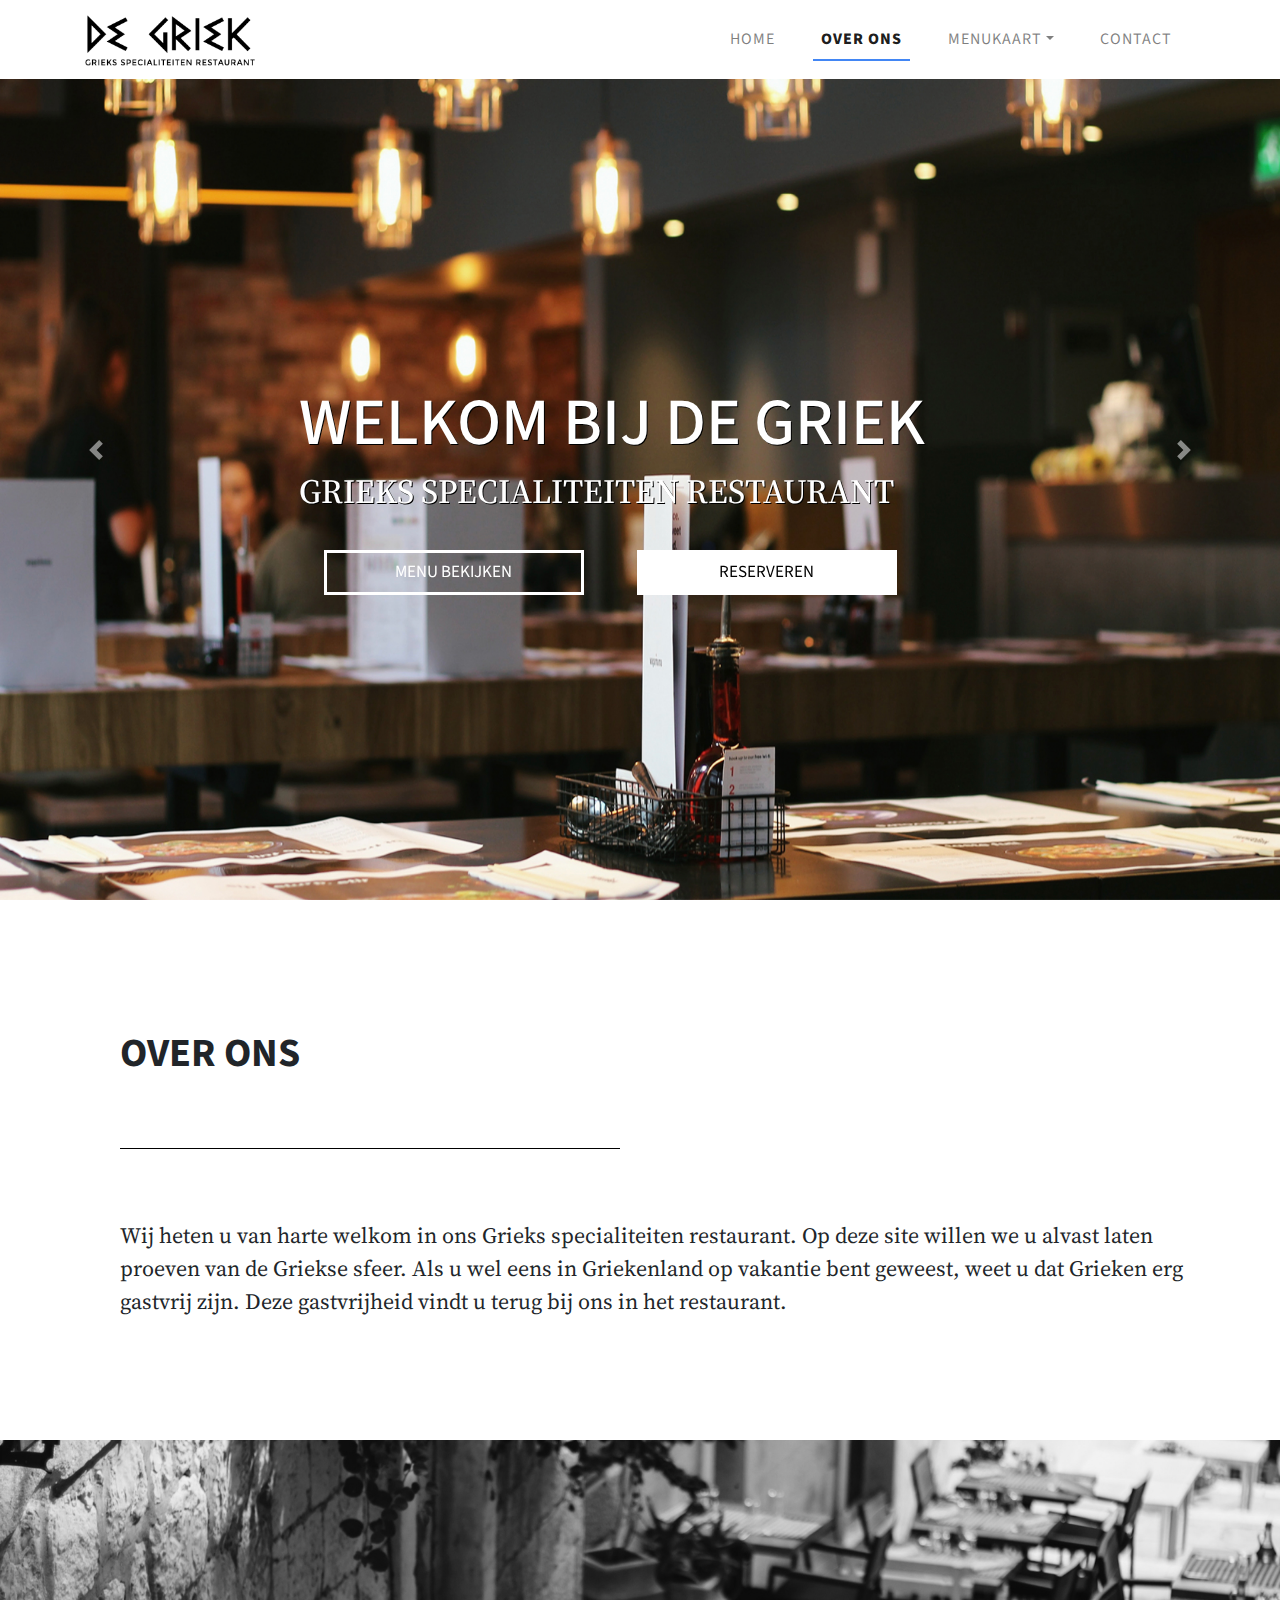
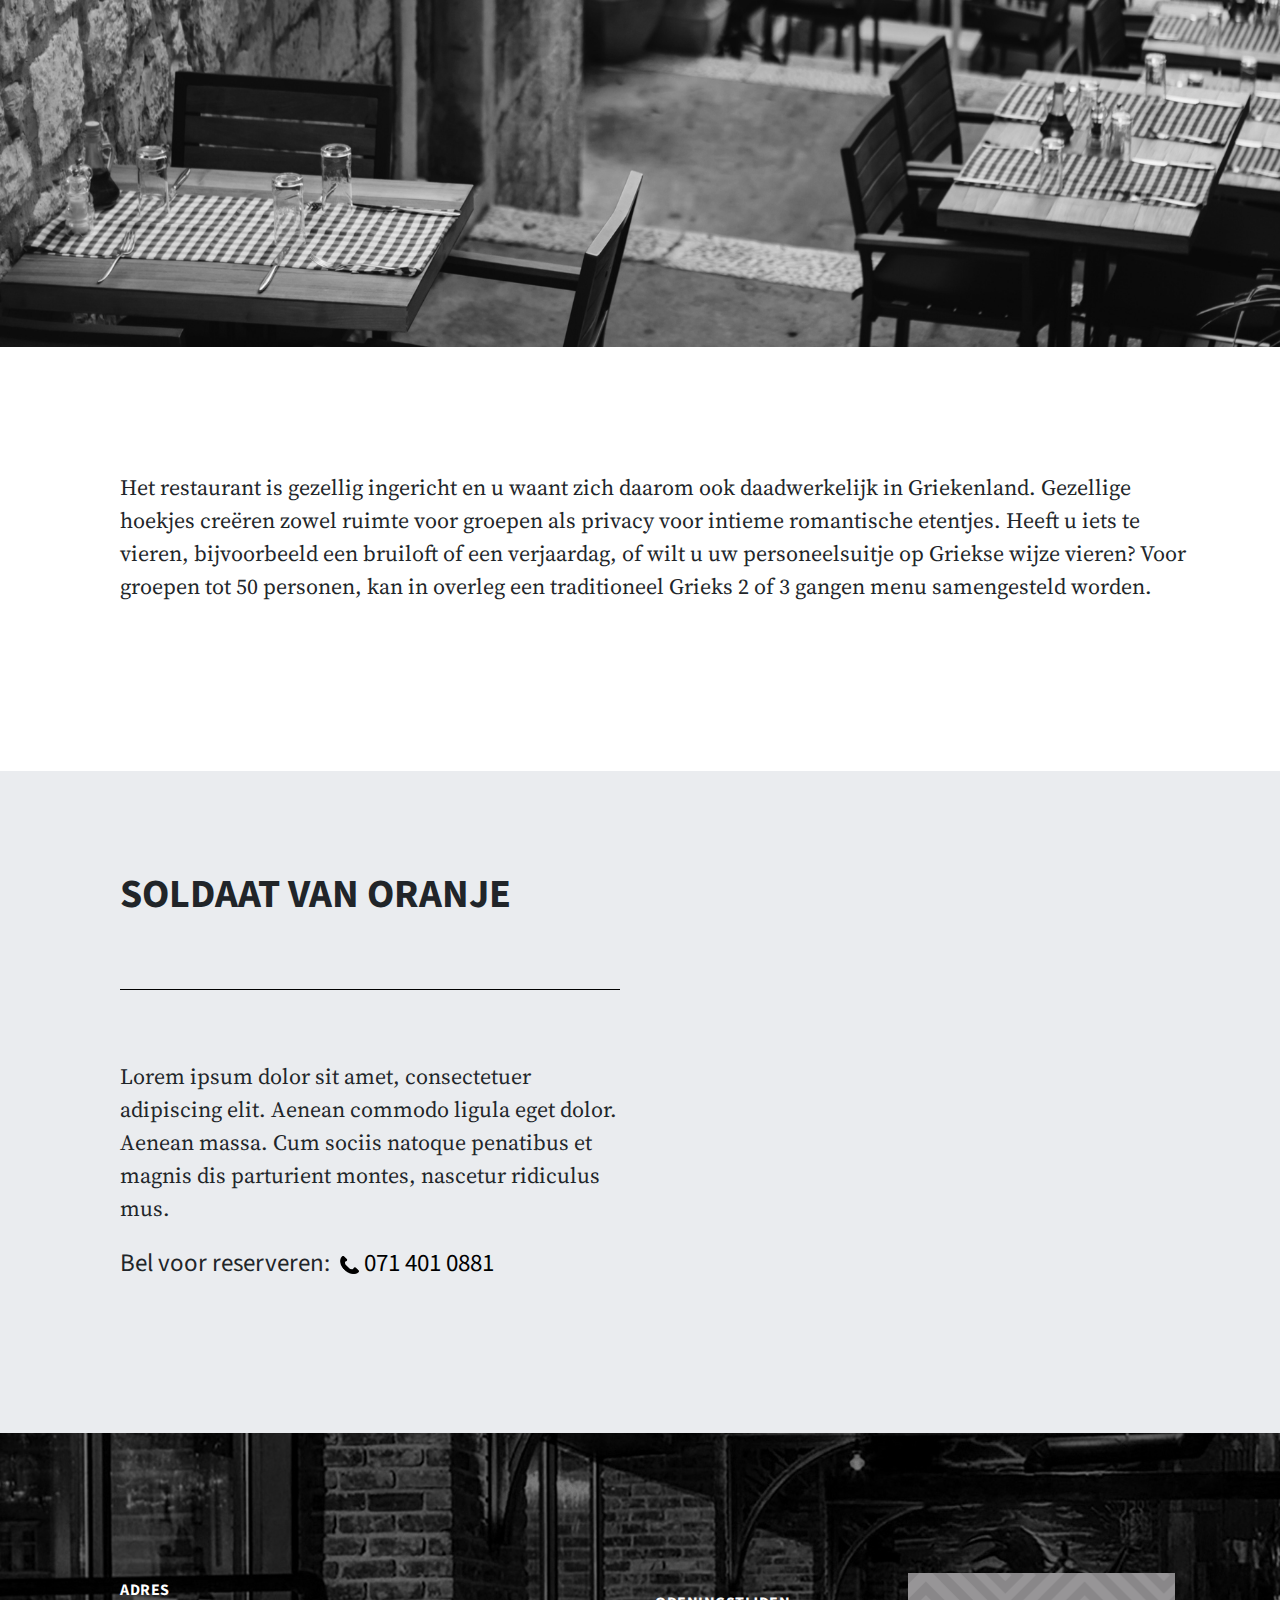
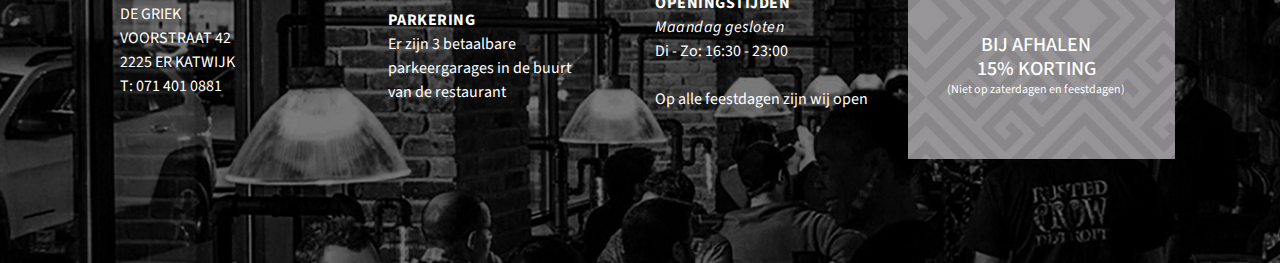
<file: over.html>
<!DOCTYPE html>
<html lang="nl">
<head>
	<meta charset="UTF-8">
	<meta http-equiv="X-UA-Compatible" content="IE=edge">
	<meta name="viewport" content="width=device-width, initial-scale=1, shrink-to-fit=no">
	<meta http-equiv="x-ua-compatible" content="ie=edge">
	<link rel="stylesheet" href="style/bootstrap.min.css">
	<link rel="stylesheet" type="text/css" href="style/animate.css">
	<link rel="stylesheet" type="text/css" href="style/over.css">
	<link href="https://fonts.googleapis.com/css?family=Source+Sans+Pro" rel="stylesheet">
	<link href="https://fonts.googleapis.com/css?family=Source+Serif+Pro" rel="stylesheet">
	<title>Over Ons</title>
</head>
<body>
	<nav id="navigation" class="navbar navbar-default navbar-expand-lg navbar-light fixed-top" role="navigation">
		<div class="container">
  			<a class="navbar-brand" href="#"><img class="logo" src="images/logo_bl.png" style="width: 170px;"></a>
  			<button class="navbar-toggler" type="button" data-toggle="collapse" data-target="#navbarNavDropdown" aria-controls="navbarNavDropdown" aria-expanded="false" aria-label="Toggle navigation">
    			<span class="navbar-toggler-icon"></span>
  			</button>
  			<div class="collapse navbar-collapse navbar-light justify-content-end" id="navbarNavDropdown">
    			<ul class="navbar-nav">
      				<li class="nav-item"><a class="nav-link" href="index.html">Home <span class="sr-only">(current)</span></a></li>
      				<li class="nav-item active"><a class="nav-link" href="over.html">Over Ons</a></li>
      				<li class="nav-item dropdown"><a class="nav-link dropdown-toggle" href="#" id="navbarDropdownMenuLink" data-toggle="dropdown" aria-haspopup="true" aria-expanded="false">Menukaart</a>
        				<div class="dropdown-menu" aria-labelledby="navbarDropdownMenuLink">
          					<a class="dropdown-item text-capitalize" href="voor.html">Voorgerechten</a>
          					<a class="dropdown-item text-capitalize" href="hoofd.html">Hoofdgerechten</a>
          					<a class="dropdown-item text-capitalize" href="vis.html">Vegetarisch & vis</a>
          					<a class="dropdown-item text-capitalize" href="kind.html">Kindermenu</a>
          					<a class="dropdown-item text-capitalize" href="nage.html">Nagerechten</a>
          					<a class="dropdown-item text-capitalize" href="drank.html">Dranken</a>
          					<a class="dropdown-item text-capitalize" href="wijn.html">Wijn</a>
        				</div><!-- drop-down -->
      				</li>
      				<li class="nav-item"><a class="nav-link" href="contact.html">Contact</a></li>
    			</ul>
  			</div><!-- colapse -->
  		</div><!-- container -->
	</nav>
	<div class="content-dummy">
			<div class="position-absolute car">
				<div class="container tekst">
					<div class="col-12 align-self-center justify-content-center">
						<h1 class="animated fadeInUp">Welkom bij De Griek</h1>
						<h2 class="animated fadeInUp">Grieks Specialiteiten Restaurant</h2>
					</div><!-- flex-col -->
				</div><!-- container -->
				<div class="container knoppen">
					<div class="row-12 align-self-center justify-content-center but">
						<button class="btn btn-outline-light butban animated fadeIn">Menu bekijken</button>
						<button class="btn btn-light butban animated fadeIn">Reserveren</button>
					</div><!-- flex-row -->
				</div><!-- container -->
			</div><!-- carousel text -->
		<div class="ban-main">
			<img class="img-fluid banmain" src="images/banmain.jpg">
		</div>
		<div class="carousel slide d-none d-xl-block" data-ride="carousel" id="featured">
			<div class="carousel-inner">
				<div class="carousel-item active"><img class="d-block w-100 rest" src="images/1.jpg" alt="inside de griek"></div><!-- item -->
				<div class="carousel-item"><img class="d-block w-100 rest" src="images/2.jpg" alt="more inside de griek"></div><!-- item -->
				<div class="carousel-item"><img class="d-block w-100 rest" src="images/3.jpg" alt="outside de griek"></div><!-- item -->
			</div><!-- carousel-inner -->
			<a class="carousel-control-prev" href="#featured" role="button" data-slide="prev">
    			<span class="carousel-control-prev-icon" aria-hidden="true"></span>
    			<span class="sr-only">Previous</span>
  			</a>
  			<a class="carousel-control-next" href="#featured" role="button" data-slide="next">
    			<span class="carousel-control-next-icon" aria-hidden="true"></span>
    			<span class="sr-only">Next</span>
  			</a>
		</div><!-- carousel -->
		<div class="container keuken">
			<h3>Over Ons</h3>
			<hr>
			<p class="about">
				Wij heten u van harte welkom in ons Grieks specialiteiten restaurant. Op deze site willen we u alvast laten proeven van de Griekse sfeer. Als u wel eens in Griekenland op vakantie bent geweest, weet u dat Grieken erg gastvrij zijn. Deze gastvrijheid vindt u terug bij ons in het restaurant. 
			</p>
		</div><!-- container keuken -->
		<div class="banner">
			<img src="images/over.jpg" class="img-fluid ban">
			<img src="images/oversm.jpg" class="img-fluid bansm">
		</div><!-- banner -->
		<div class="container dranken">
			<p class="about">
				Het restaurant is gezellig ingericht en u waant zich daarom ook daadwerkelijk in Griekenland. Gezellige hoekjes creëren zowel ruimte voor groepen als privacy voor intieme romantische etentjes. 
				Heeft u iets te vieren, bijvoorbeeld een bruiloft of een verjaardag, of wilt u uw personeelsuitje op Griekse wijze vieren? Voor groepen tot 50 personen, kan in overleg een traditioneel Grieks 2 of 3 gangen menu samengesteld worden. 
			</p>
		</div><!-- container dranken -->
		<div class="oranje">
			<div class="container soldaat embed-responsive">
				<div class="row">
					<div class="col-lg align-self-center">
						<h3>Soldaat van Oranje</h3>
						<hr>
						<p class="about">Lorem ipsum dolor sit amet, consectetuer adipiscing elit. Aenean commodo ligula eget dolor. Aenean massa. Cum sociis natoque penatibus et magnis dis parturient montes, nascetur ridiculus mus.</p>
						<p class="bel">Bel voor reserveren: <a href="tel:071-401-0881" class="phone"><img src="images/phone.png" class="tele" />071 401 0881</a></p>
					</div><!-- col-lg align-self-center -->
					<div class="col-lg map">
						<iframe src="https://www.google.com/maps/embed?pb=!1m14!1m8!1m3!1d9787.65235784561!2d4.4146111!3d52.1722736!3m2!1i1024!2i768!4f13.1!3m3!1m2!1s0x0%3A0xae05df082d81a46c!2sSoldier+of+Orange+-+The+Musical!5e0!3m2!1suk!2snl!4v1523978810772" class="embed-responsive-item" frameborder="0" style="border:0"></iframe>
					</div><!-- col-lg map -->
				</div><!-- row -->
			</div><!-- container soldaat -->
		</div><!-- oranje -->
		<div class="foot">
			<div class="container">
				<div class="row align-items-center footitem">
					<div class="col-lg align-self-center adres">
						<p class="textfoot font-weight-bold upp titel">Adres</p>
						<p class="textfoot upp">De Griek</p>
						<p class="textfoot upp">Voorstraat 42</p>
						<p class="textfoot upp">2225 ER Katwijk</p>
						<p class="textfoot upp">T: 071 401 0881</p>
    				</div><!-- col-sm -->
    				<div class="col-lg align-self-center park">
						<p class="textfoot font-weight-bold upp titel">Parkering</p>
						<p class="textfoot di kort">Er zijn 3 betaalbare parkeergarages in de buurt van de restaurant</p>
    				</div><!-- col-sm -->
    				<div class="col-lg align-self-center tijden">
						<p class="textfoot font-weight-bold upp titel">Openingstijden</p>
						<p class="textfoot font-italic it">Maandag gesloten</p>
						<p class="textfoot di">Di - Zo: 16:30 - 23:00</p></br>
						<p class="textfoot di">Op alle feestdagen zijn wij open</p>
					</div><!-- col-sm -->
					<div class="col-lg align-self-center justify-content-center korting">
						<center><h4 class="textfoot upp kort">Bij Afhalen</h4></center>
						<center><h4 class="textfoot upp kort">15% Korting</h4></center>
						<center><p class="textfoot di kort niet">(Niet op zaterdagen en feestdagen)</p></center>
					</div><!-- col-sm korting -->
				</div><!-- row -->
			</div><!-- container -->
		</div><!-- foot-->
	</div><!-- content-dummy -->
		
	<script src="scripts/jquery.slim.min.js"></script>
	<script src="scripts/popper.min.js"></script>
	<script src="scripts/bootstrap.min.js"></script>

</body>
</html>
</file>
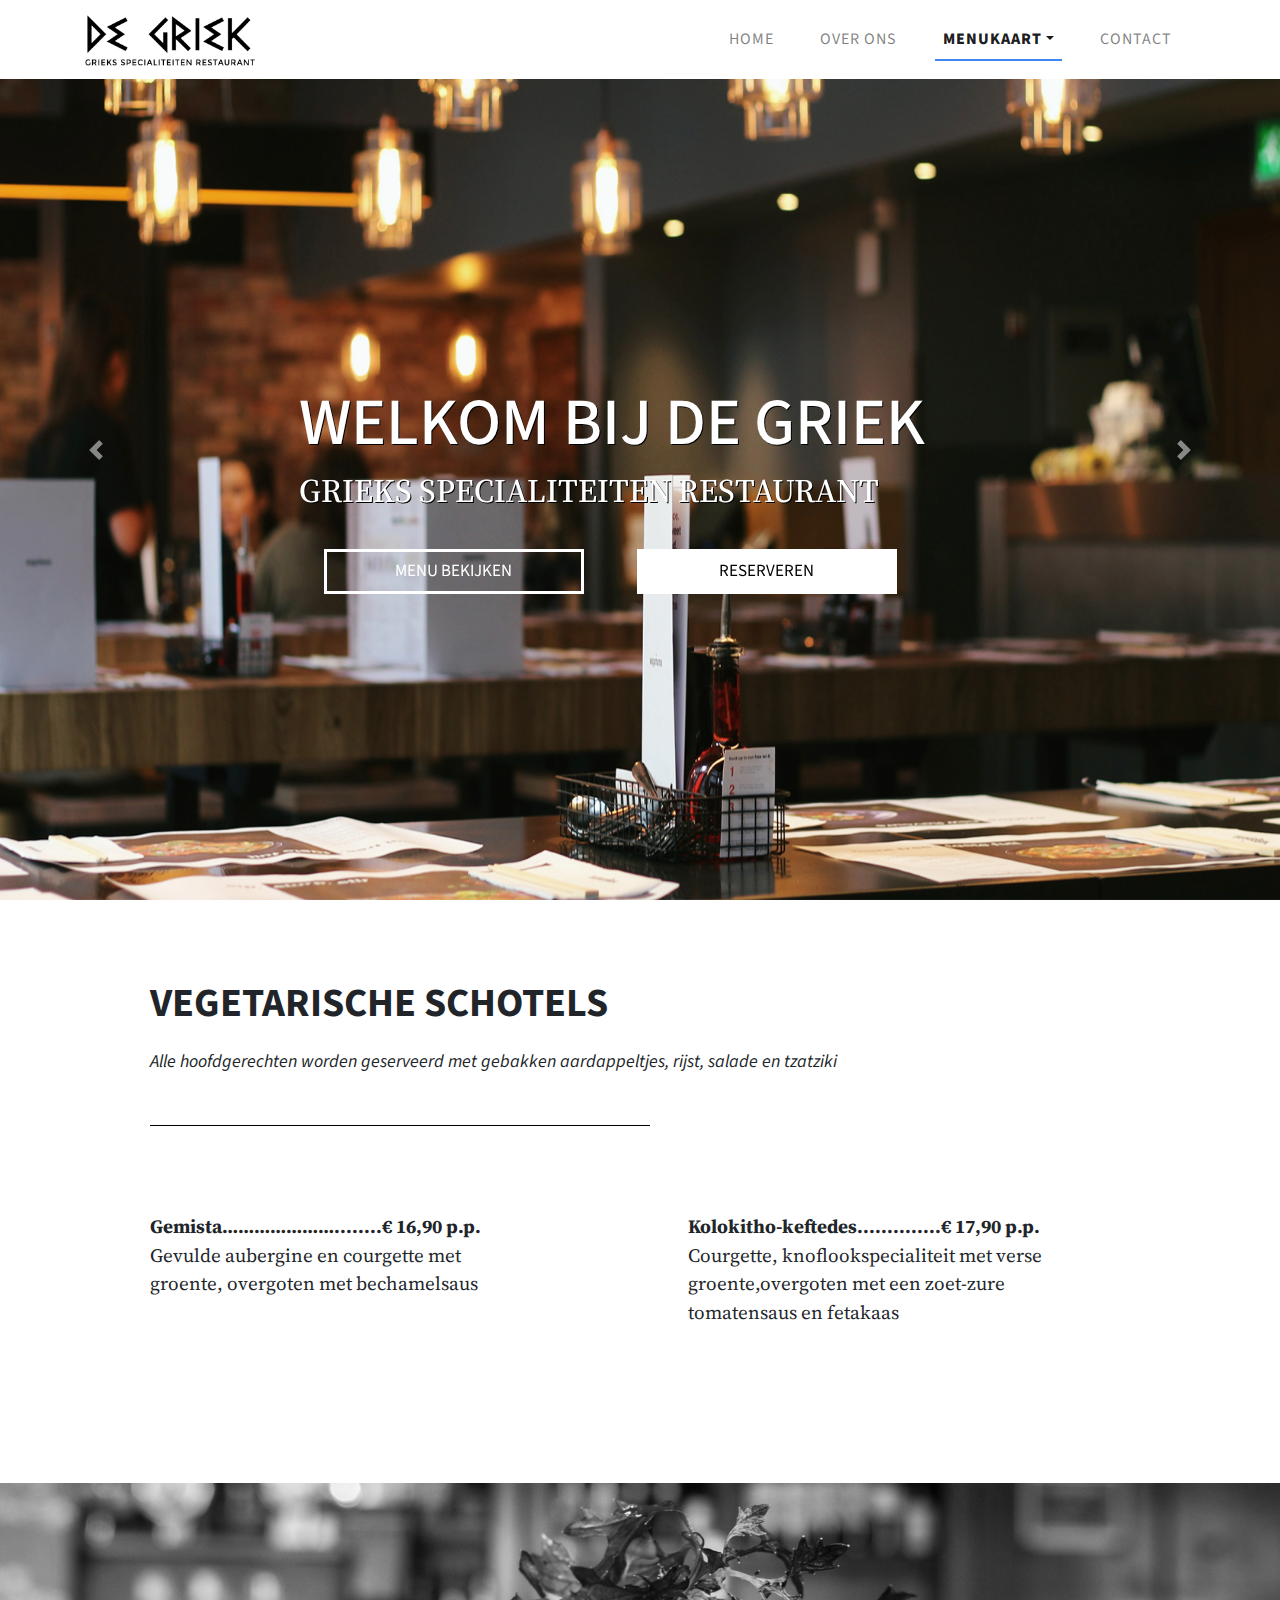
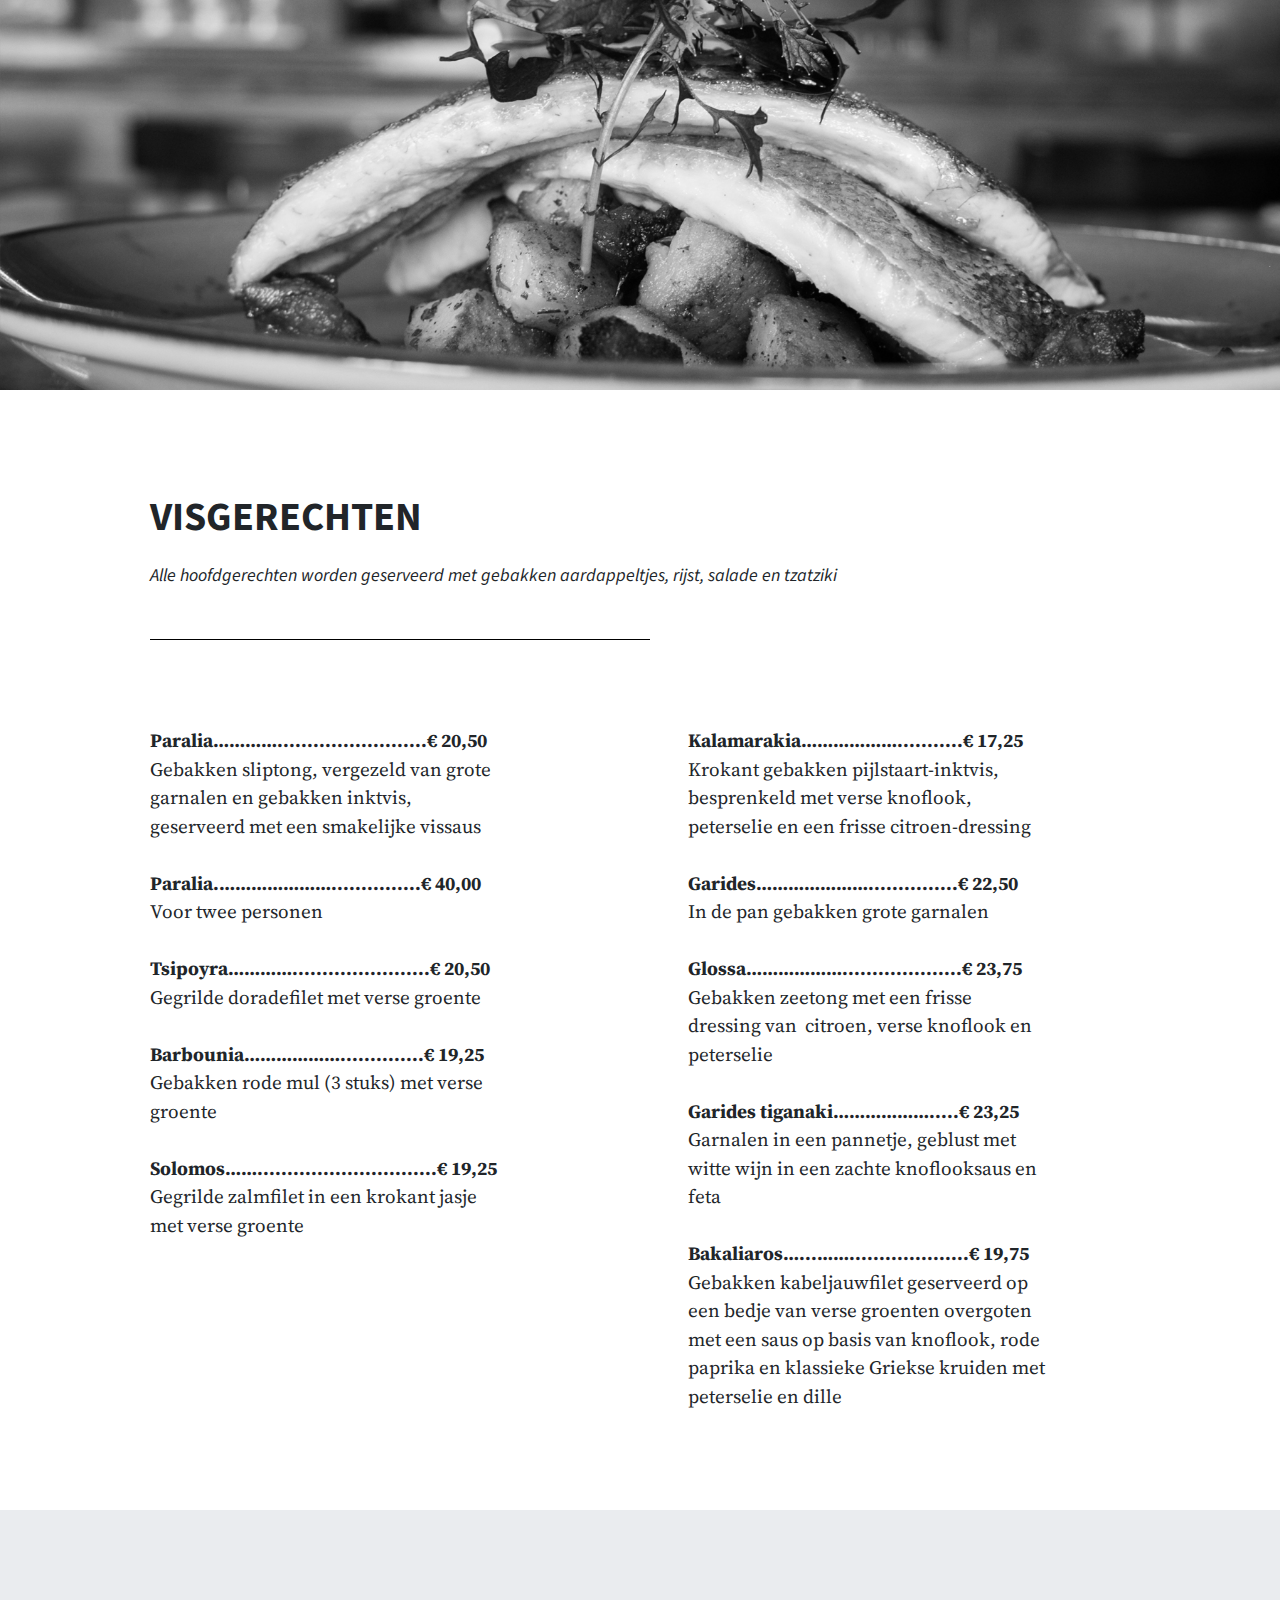
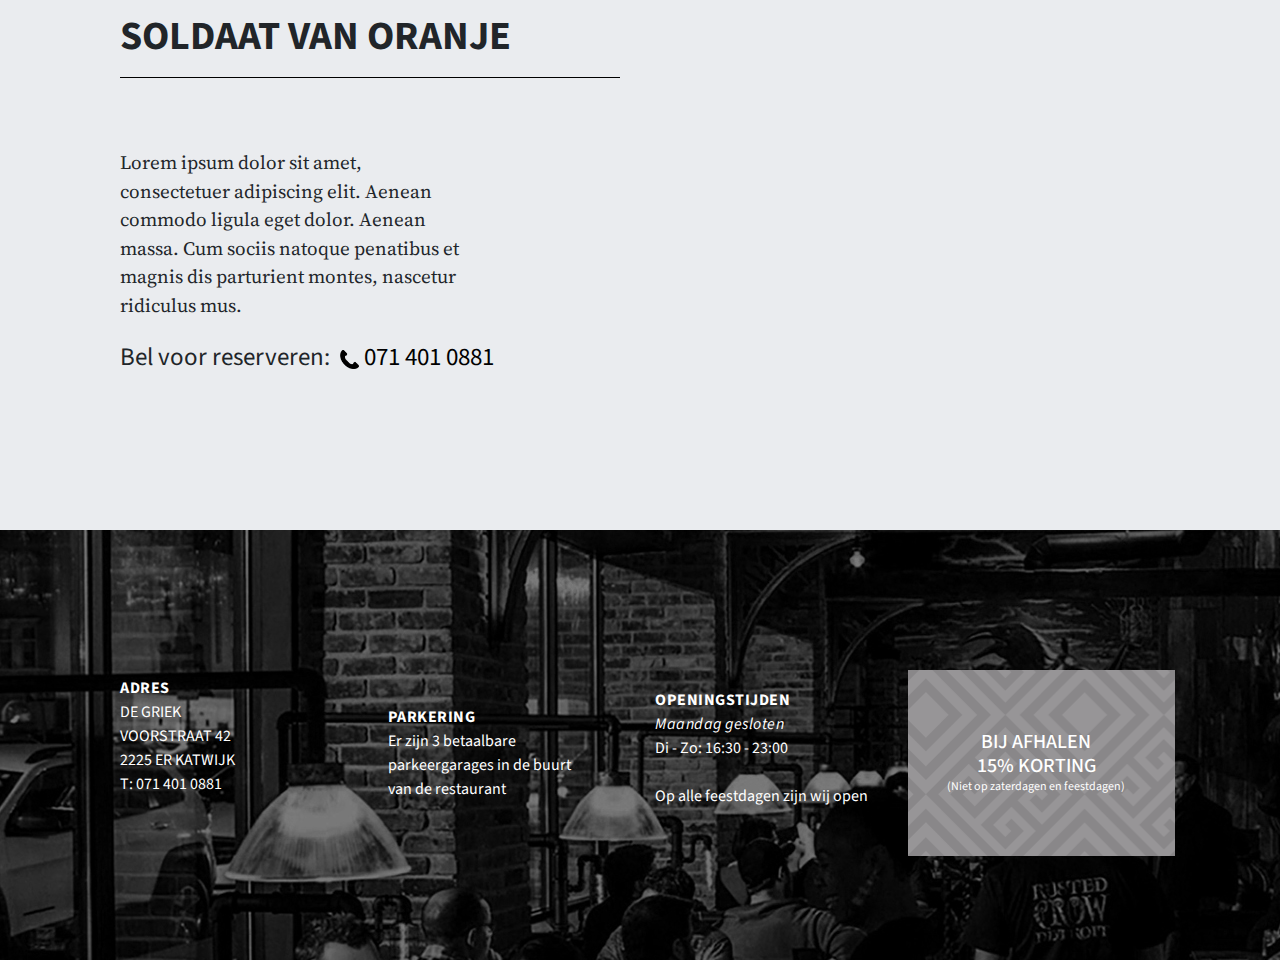
<file: vis.html>
<!DOCTYPE html>
<html lang="nl">
<head>
	<meta charset="UTF-8">
	<meta http-equiv="X-UA-Compatible" content="IE=edge">
	<meta name="viewport" content="width=device-width, initial-scale=1, shrink-to-fit=no">
	<meta http-equiv="x-ua-compatible" content="ie=edge">
	<link rel="stylesheet" href="style/bootstrap.min.css">
	<link rel="stylesheet" type="text/css" href="style/animate.css">
	<link rel="stylesheet" type="text/css" href="style/vis.css">
	<link href="https://fonts.googleapis.com/css?family=Source+Sans+Pro" rel="stylesheet">
	<link href="https://fonts.googleapis.com/css?family=Source+Serif+Pro" rel="stylesheet">
	<title>Vegetarisch & Vis</title>
</head>
<body>
	<nav id="navigation" class="navbar navbar-default navbar-expand-lg navbar-light fixed-top" role="navigation">
		<div class="container">
  			<a class="navbar-brand" href="#"><img class="logo" src="images/logo_bl.png" style="width: 170px;"></a>
  			<button class="navbar-toggler" type="button" data-toggle="collapse" data-target="#navbarNavDropdown" aria-controls="navbarNavDropdown" aria-expanded="false" aria-label="Toggle navigation">
    			<span class="navbar-toggler-icon"></span>
  			</button>
  			<div class="collapse navbar-collapse navbar-light justify-content-end" id="navbarNavDropdown">
    			<ul class="navbar-nav">
      				<li class="nav-item"><a class="nav-link" href="index.html">Home <span class="sr-only">(current)</span></a></li>
      				<li class="nav-item"><a class="nav-link" href="over.html">Over Ons</a></li>
      				<li class="nav-item dropdown active"><a class="nav-link dropdown-toggle" href="#" id="navbarDropdownMenuLink" data-toggle="dropdown" aria-haspopup="true" aria-expanded="false">Menukaart</a>
        				<div class="dropdown-menu" aria-labelledby="navbarDropdownMenuLink">
          					<a class="dropdown-item text-capitalize" href="voor.html">Voorgerechten</a>
          					<a class="dropdown-item text-capitalize" href="hoofd.html">Hoofdgerechten</a>
          					<a class="dropdown-item text-capitalize active" href="#">Vegetarisch & vis</a>
          					<a class="dropdown-item text-capitalize" href="kind.html">Kindermenu</a>
          					<a class="dropdown-item text-capitalize" href="nage.html">Nagerechten</a>
          					<a class="dropdown-item text-capitalize" href="drank.html">Dranken</a>
          					<a class="dropdown-item text-capitalize" href="wijn.html">Wijn</a>
        				</div><!-- drop-down -->
      				</li>
      				<li class="nav-item"><a class="nav-link" href="contact.html">Contact</a></li>
    			</ul>
  			</div><!-- colapse -->
  		</div><!-- container -->
	</nav>
	<div class="content-dummy">
			<div class="position-absolute car">
				<div class="container tekst">
					<div class="col-12 align-items-center justify-content-center">
						<h1 class="animated fadeInUp">Welkom bij De Griek</h1>
						<h2 class="animated fadeInUp">Grieks Specialiteiten Restaurant</h2>
					</div><!-- flex-col -->
				</div><!-- container -->
				<div class="container knoppen">
					<div class="row-12 align-items-center justify-content-center but">
						<button class="btn btn-outline-light butban animated fadeIn">Menu bekijken</button>
						<button class="btn btn-light butban animated fadeIn">Reserveren</button>
					</div><!-- flex-row -->
				</div><!-- container -->
			</div><!-- carousel text -->
		<div class="ban-main">
			<img class="img-fluid banmain" src="images/banmain.jpg">
		</div>
		<div class="carousel slide d-none d-xl-block" data-ride="carousel" id="featured">
			<div class="carousel-inner">
				<div class="carousel-item active"><img class="d-block w-100 rest" src="images/1.jpg" alt="inside de griek"></div><!-- item -->
				<div class="carousel-item"><img class="d-block w-100 rest" src="images/2.jpg" alt="more inside de griek"></div><!-- item -->
				<div class="carousel-item"><img class="d-block w-100 rest" src="images/3.jpg" alt="outside de griek"></div><!-- item -->
			</div><!-- carousel-inner -->
			<a class="carousel-control-prev" href="#featured" role="button" data-slide="prev">
    			<span class="carousel-control-prev-icon" aria-hidden="true"></span>
    			<span class="sr-only">Previous</span>
  			</a>
  			<a class="carousel-control-next" href="#featured" role="button" data-slide="next">
    			<span class="carousel-control-next-icon" aria-hidden="true"></span>
    			<span class="sr-only">Next</span>
  			</a>
		</div><!-- carousel -->
		<div class="container keuken">
			<h3>Vegetarische Schotels</h3>
			<p class="hoofd">
				Alle hoofdgerechten worden geserveerd met gebakken aardappeltjes, rijst, salade en tzatziki
			</p>
			<hr>
			<div class="row">
				<div class="col-md">
					<p class="about">
						<b>Gemista…………………........€ 16,90 p.p.</b></br>
						Gevulde aubergine en courgette met groente, overgoten met bechamelsaus
					</p>
				</div>
				<div class="col-md">
					<p class="about bout mid">
						<b>Kolokitho-keftedes..............€ 17,90 p.p.</b></br>
						Courgette, knoflookspecialiteit met verse groente,overgoten met een zoet-zure tomatensaus en fetakaas</br></br></br>
					</p>
				</div>
			</div>
		</div><!-- container keuken -->
		<div class="banner">
			<img src="images/vis.jpg" class="img-fluid ban">
			<img src="images/vissm.jpg" class="img-fluid bansm">
		</div><!-- banner -->
		<div class="container keuken">
			<h3>Visgerechten</h3>
			<p class="hoofd">
				Alle hoofdgerechten worden geserveerd met gebakken aardappeltjes, rijst, salade en tzatziki
			</p>
			<hr>
			<div class="row">
				<div class="col-md">
					<p class="about">
						<b>Paralia………….........................€ 20,50</b></br>
						Gebakken sliptong, vergezeld van grote garnalen en gebakken inktvis, geserveerd met een smakelijke vissaus</br></br>
						<b>Paralia.…………………...............€ 40,00</b></br>
						Voor twee personen</br></br>
						<b>Tsipoyra………….......................€ 20,50</b></br>
						Gegrilde doradefilet met verse groente</br></br>
						<b>Barbounia………………..............€ 19,25</b></br>
						Gebakken rode mul (3 stuks) met verse groente</br></br>
						<b>Solomos……..............................€ 19,25</b></br>
						Gegrilde zalmfilet in een krokant jasje met verse groente
					</p>
				</div>
				<div class="col-md">
					<p class="about bout mid">
						<b>Kalamarakia………………...........€ 17,25</b></br>
						Krokant gebakken pijlstaart-inktvis, besprenkeld met verse knoflook, peterselie en een frisse citroen-dressing</br></br>
						<b>Garides…………………...............€ 22,50</b></br>
						In de pan gebakken grote garnalen</br></br>
						<b>Glossa………………....................€ 23,75</b></br>
						Gebakken zeetong met een frisse dressing van  citroen, verse knoflook en peterselie</br></br>
						<b>Garides tiganaki……………….....€ 23,25</b></br>
						Garnalen in een pannetje, geblust met witte wijn in een zachte knoflooksaus en feta</br></br>
						<b>Bakaliaros…...……....................€ 19,75</b></br>
						Gebakken kabeljauwfilet geserveerd op een bedje van verse groenten overgoten met een saus op basis van knoflook, rode paprika en klassieke Griekse kruiden met peterselie en dille</br>
				</div>
			</div>
		</div><!-- container keuken -->
		<div class="oranje">
			<div class="container soldaat embed-responsive">
				<div class="row">
					<div class="col-lg align-self-center">
						<h3>Soldaat van Oranje</h3>
						<hr>
						<p class="about or">Lorem ipsum dolor sit amet, consectetuer adipiscing elit. Aenean commodo ligula eget dolor. Aenean massa. Cum sociis natoque penatibus et magnis dis parturient montes, nascetur ridiculus mus.</p>
						<p class="bel">Bel voor reserveren: <a href="tel:071-401-0881" class="phone"><img src="images/phone.png" class="tele" />071 401 0881</a></p>
					</div><!-- col-lg align-self-center -->
					<div class="col-lg map">
						<iframe src="https://www.google.com/maps/embed?pb=!1m14!1m8!1m3!1d9787.65235784561!2d4.4146111!3d52.1722736!3m2!1i1024!2i768!4f13.1!3m3!1m2!1s0x0%3A0xae05df082d81a46c!2sSoldier+of+Orange+-+The+Musical!5e0!3m2!1suk!2snl!4v1523978810772" class="embed-responsive-item" frameborder="0" style="border:0"></iframe>
					</div><!-- col-lg map -->
				</div><!-- row -->
			</div><!-- container soldaat -->
		</div><!-- oranje -->
		<div class="foot">
			<div class="container">
				<div class="row align-items-center footitem">
					<div class="col-lg align-self-center adres">
						<p class="textfoot font-weight-bold upp titel">Adres</p>
						<p class="textfoot upp">De Griek</p>
						<p class="textfoot upp">Voorstraat 42</p>
						<p class="textfoot upp">2225 ER Katwijk</p>
						<p class="textfoot upp">T: 071 401 0881</p>
    				</div><!-- col-sm -->
    				<div class="col-lg align-self-center park">
						<p class="textfoot font-weight-bold upp titel">Parkering</p>
						<p class="textfoot di kort">Er zijn 3 betaalbare parkeergarages in de buurt van de restaurant</p>
    				</div><!-- col-sm -->
    				<div class="col-lg align-self-center tijden">
						<p class="textfoot font-weight-bold upp titel">Openingstijden</p>
						<p class="textfoot font-italic it">Maandag gesloten</p>
						<p class="textfoot di">Di - Zo: 16:30 - 23:00</p></br>
						<p class="textfoot di">Op alle feestdagen zijn wij open</p>
					</div><!-- col-sm -->
					<div class="col-lg align-self-center justify-content-center korting">
						<center><h4 class="textfoot upp kort">Bij Afhalen</h4></center>
						<center><h4 class="textfoot upp kort">15% Korting</h4></center>
						<center><p class="textfoot di kort niet">(Niet op zaterdagen en feestdagen)</p></center>
					</div><!-- col-sm korting -->
				</div><!-- row -->
			</div><!-- container -->
		</div><!-- foot-->
	</div><!-- content-dummy -->
		
	<script src="scripts/jquery.slim.min.js"></script>
	<script src="scripts/popper.min.js"></script>
	<script src="scripts/bootstrap.min.js"></script>

</body>
</html>
</file>
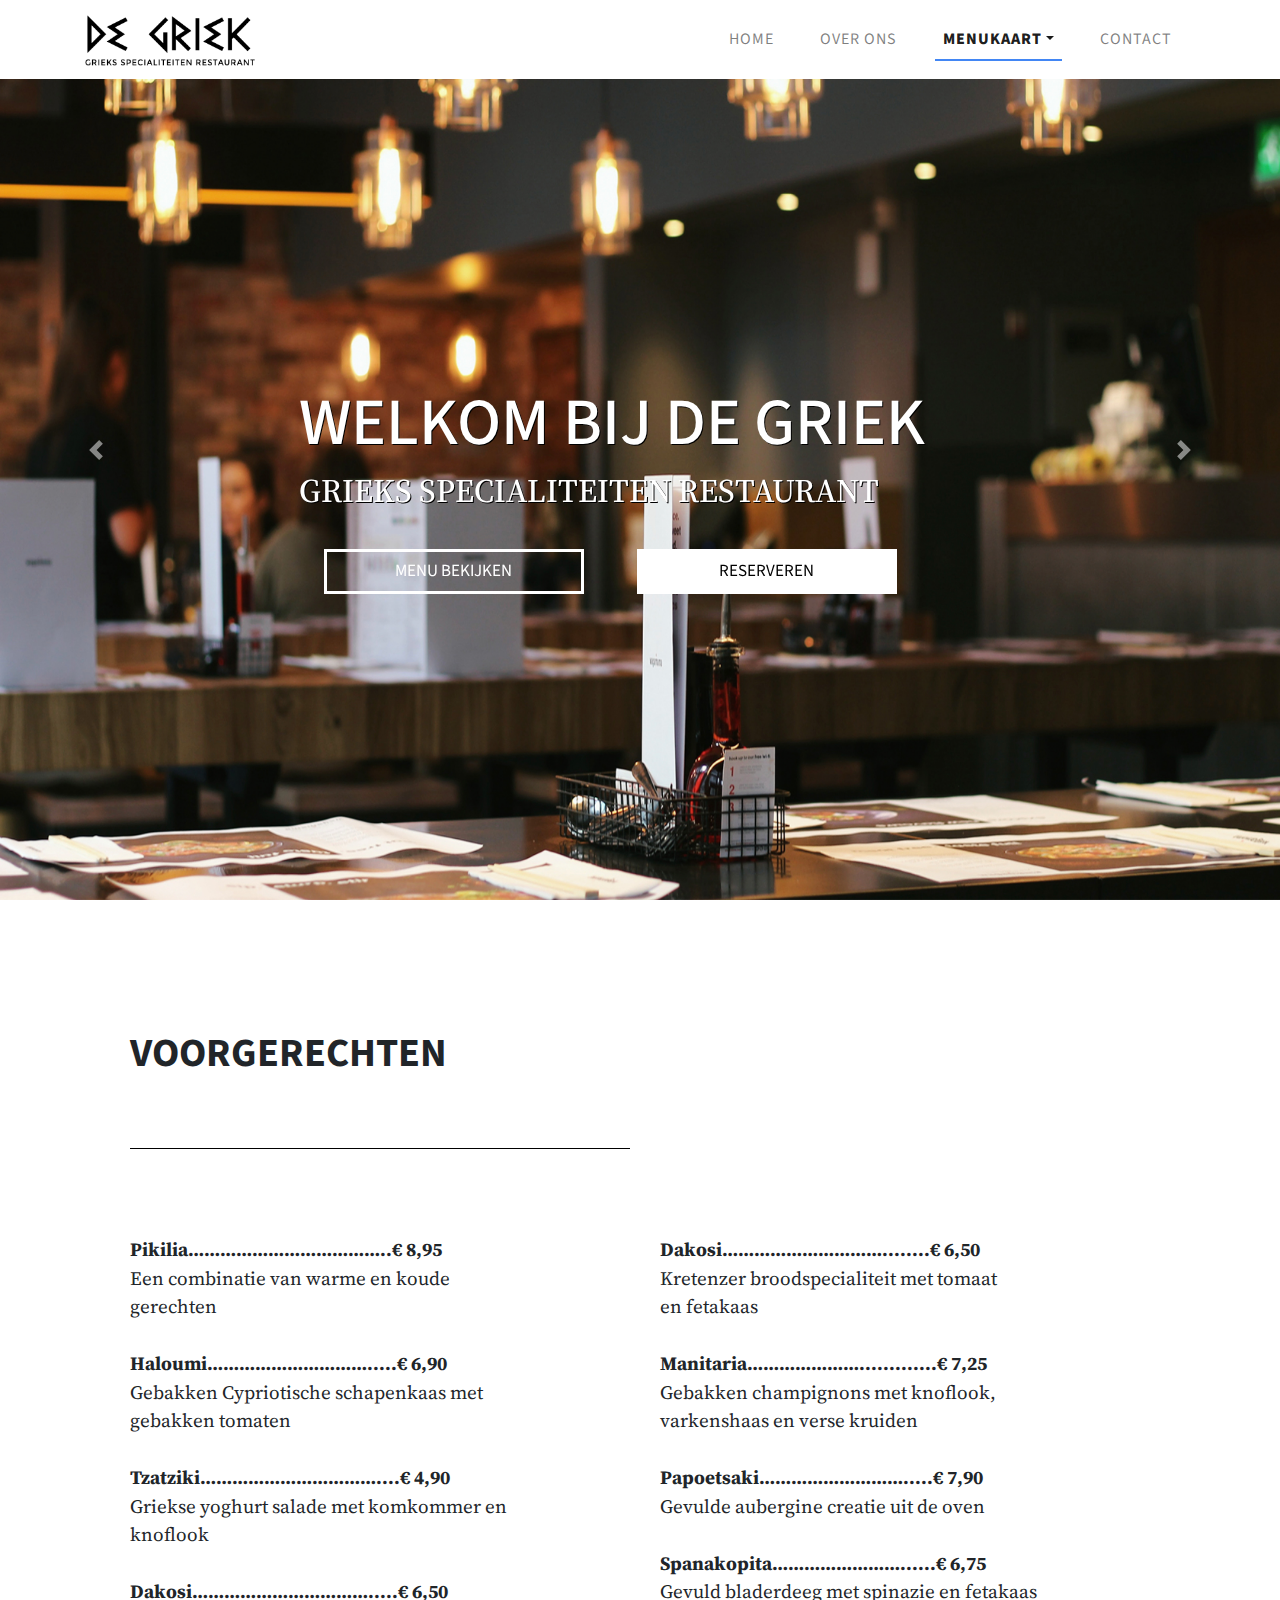
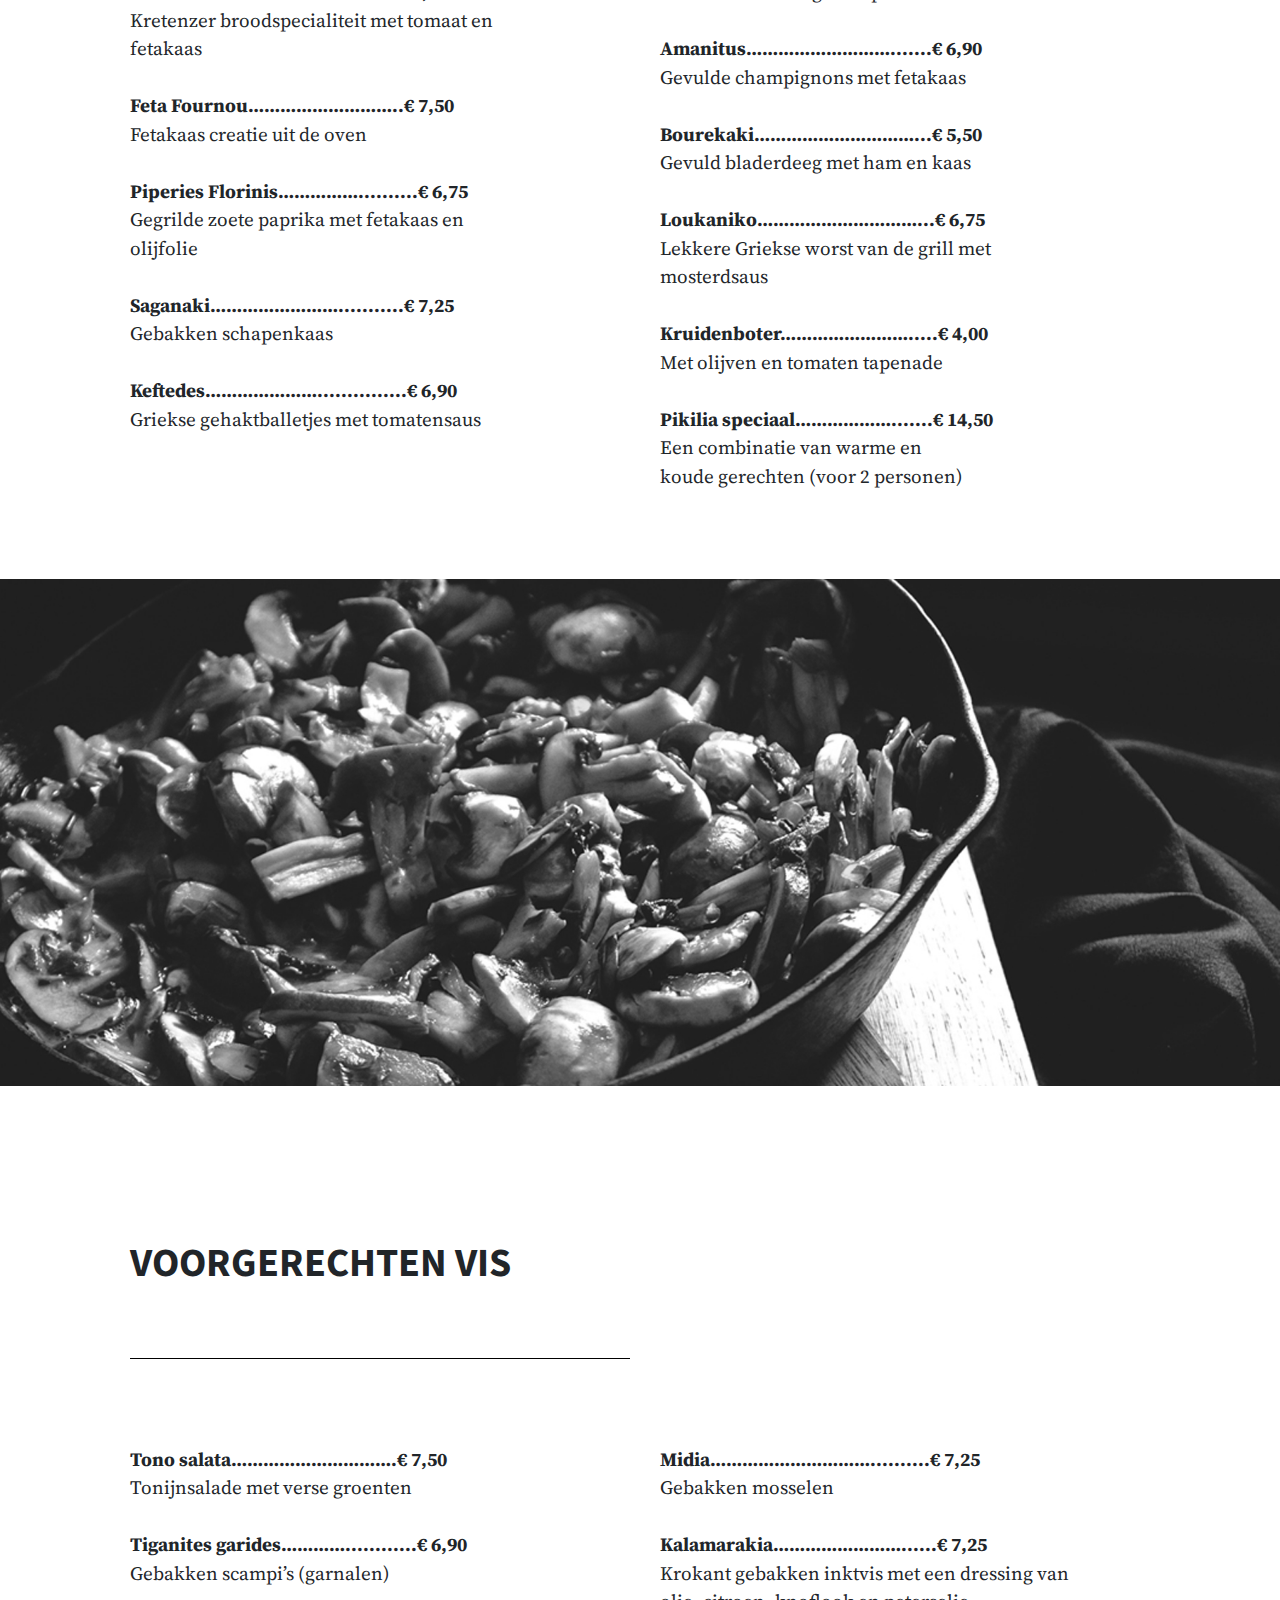
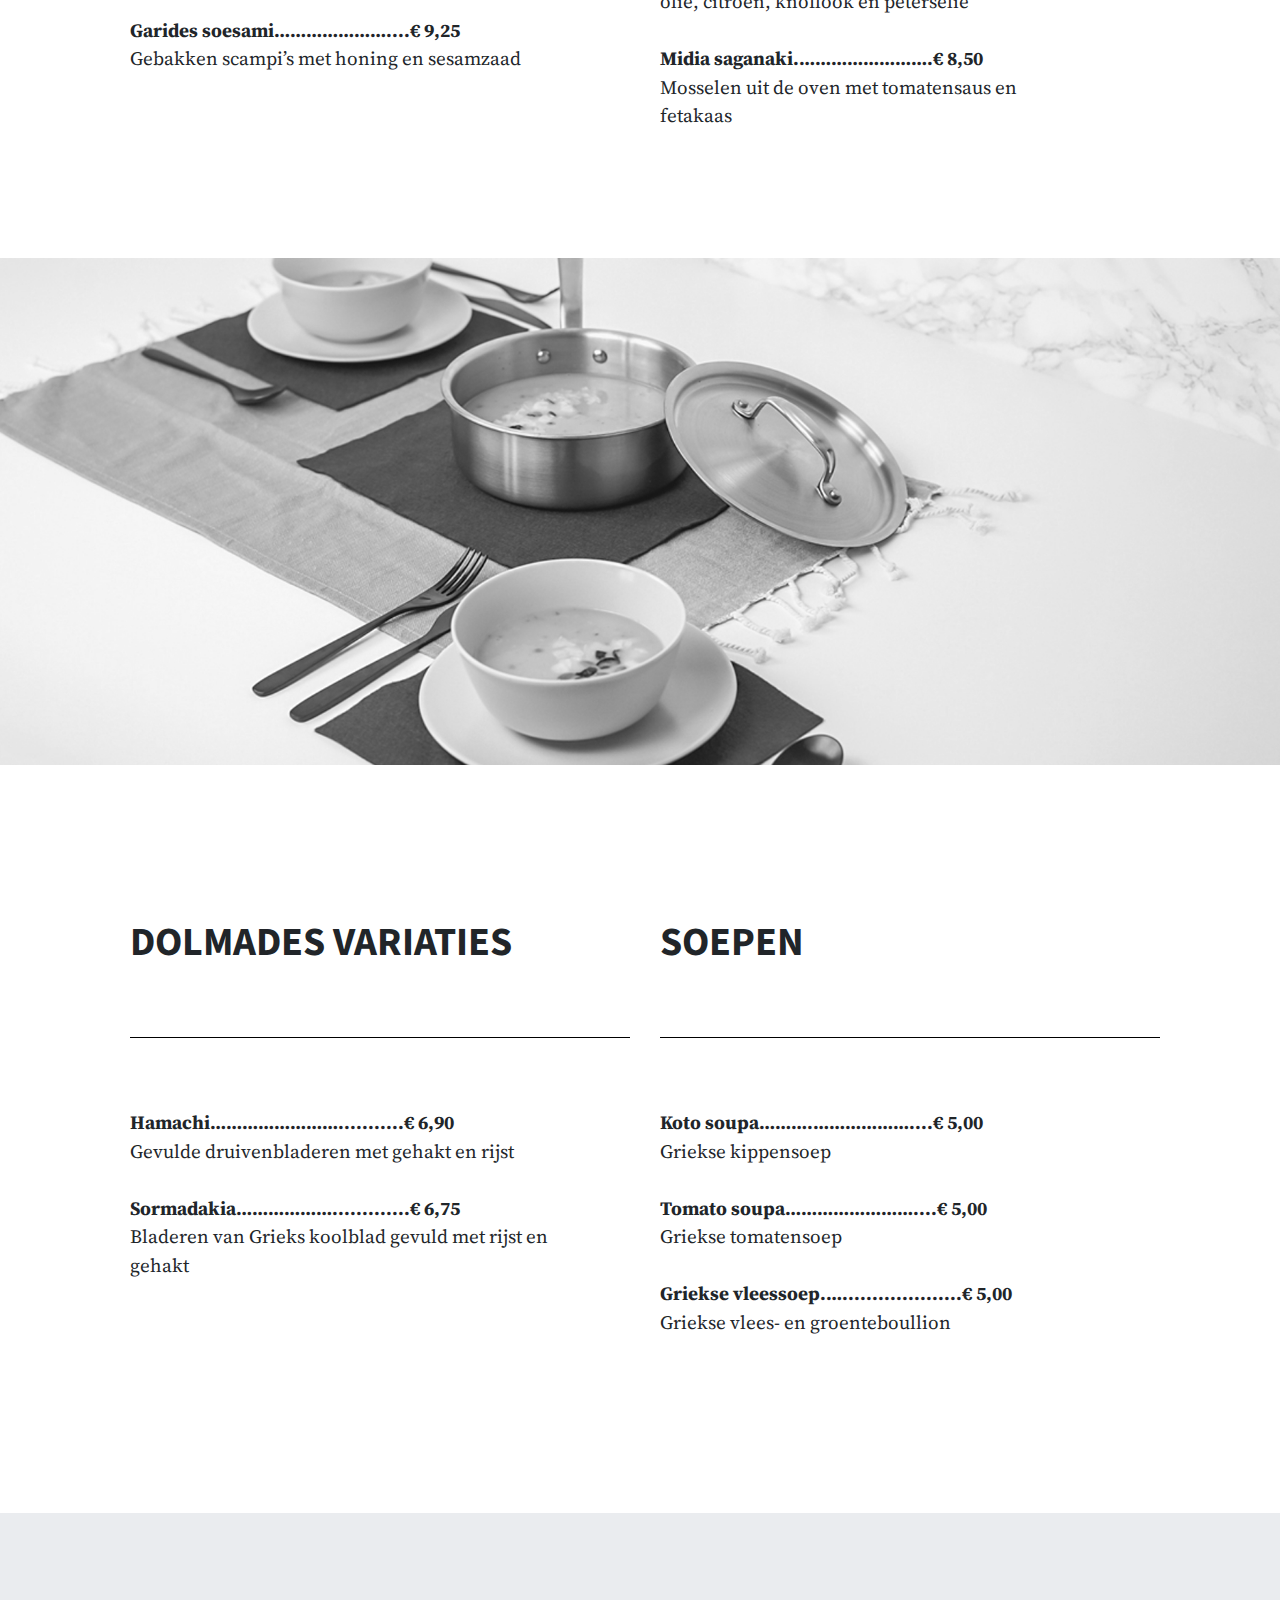
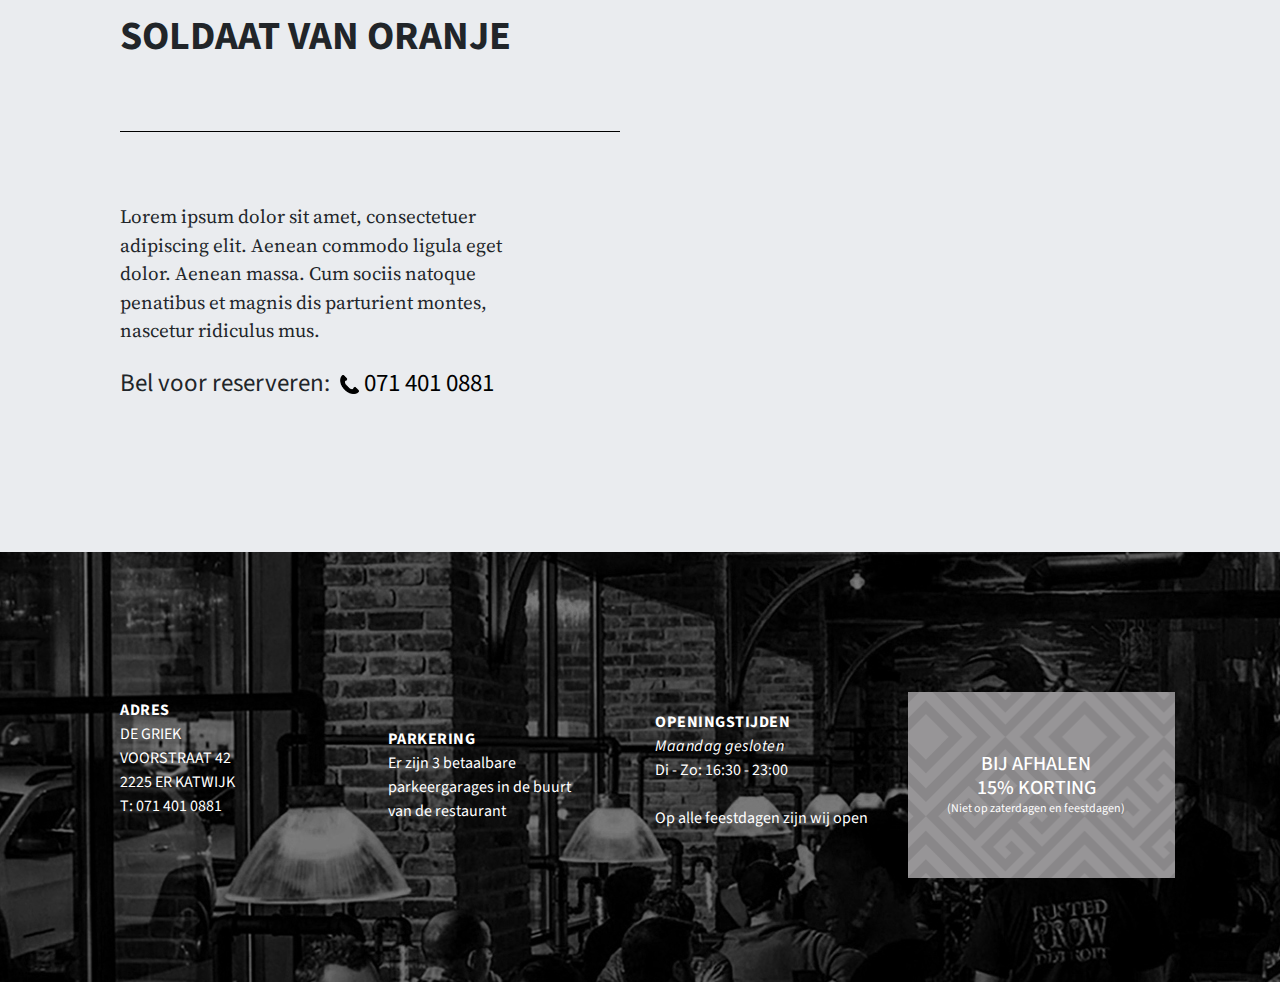
<file: voor.html>
<!DOCTYPE html>
<html lang="nl">
<head>
	<meta charset="UTF-8">
	<meta http-equiv="X-UA-Compatible" content="IE=edge">
	<meta name="viewport" content="width=device-width, initial-scale=1, shrink-to-fit=no">
	<meta http-equiv="x-ua-compatible" content="ie=edge">
	<link rel="stylesheet" href="style/bootstrap.min.css">
	<link rel="stylesheet" href="style/animate.css">
	<link rel="stylesheet" type="text/css" href="style/voor.css">
	<link href="https://fonts.googleapis.com/css?family=Source+Sans+Pro" rel="stylesheet">
	<link href="https://fonts.googleapis.com/css?family=Source+Serif+Pro" rel="stylesheet">
	<title>Voorgerechten</title>
</head>
<body>
	<nav id="navigation" class="navbar navbar-default navbar-expand-lg navbar-light fixed-top" role="navigation">
		<div class="container">
  			<a class="navbar-brand" href="#"><img class="logo" src="images/logo_bl.png" style="width: 170px;"></a>
  			<button class="navbar-toggler" type="button" data-toggle="collapse" data-target="#navbarNavDropdown" aria-controls="navbarNavDropdown" aria-expanded="false" aria-label="Toggle navigation">
    			<span class="navbar-toggler-icon"></span>
  			</button>
  			<div class="collapse navbar-collapse navbar-light justify-content-end" id="navbarNavDropdown">
    			<ul class="navbar-nav">
      				<li class="nav-item"><a class="nav-link" href="index.html">Home <span class="sr-only">(current)</span></a></li>
      				<li class="nav-item"><a class="nav-link" href="over.html">Over Ons</a></li>
      				<li class="nav-item dropdown active"><a class="nav-link dropdown-toggle" href="#" id="navbarDropdownMenuLink" data-toggle="dropdown" aria-haspopup="true" aria-expanded="false">Menukaart</a>
        				<div class="dropdown-menu" aria-labelledby="navbarDropdownMenuLink">
          					<a class="dropdown-item text-capitalize active" href="#">Voorgerechten</a>
          					<a class="dropdown-item text-capitalize" href="hoofd.html">Hoofdgerechten</a>
          					<a class="dropdown-item text-capitalize" href="vis.html">Vegetarisch & vis</a>
          					<a class="dropdown-item text-capitalize" href="kind.html">Kindermenu</a>
          					<a class="dropdown-item text-capitalize" href="nage.html">Nagerechten</a>
          					<a class="dropdown-item text-capitalize" href="drank.html">Dranken</a>
          					<a class="dropdown-item text-capitalize" href="wijn.html">Wijn</a>
        				</div><!-- drop-down -->
      				</li>
      				<li class="nav-item"><a class="nav-link" href="contact.html">Contact</a></li>
    			</ul>
  			</div><!-- colapse -->
  		</div><!-- container -->
	</nav>
	<div class="content-dummy">
			<div class="position-absolute car">
				<div class="container tekst">
					<div class="col-12 align-items-center justify-content-center">
						<h1 class="animated fadeInUp">Welkom bij De Griek</h1>
						<h2 class="animated fadeInUp">Grieks Specialiteiten Restaurant</h2>
					</div><!-- flex-col -->
				</div><!-- container -->
				<div class="container knoppen">
					<div class="row-12 align-items-center justify-content-center but">
						<button class="btn btn-outline-light butban animated fadeIn">Menu bekijken</button>
						<button class="btn btn-light butban animated fadeIn">Reserveren</button>
					</div><!-- flex-row -->
				</div><!-- container -->
			</div><!-- carousel text -->
		<div class="ban-main">
			<img class="img-fluid banmain" src="images/banmain.jpg">
		</div>
		<div class="carousel slide d-none d-xl-block" data-ride="carousel" id="featured">
			<div class="carousel-inner">
				<div class="carousel-item active"><img class="d-block w-100 rest" src="images/1.jpg" alt="inside de griek"></div><!-- item -->
				<div class="carousel-item"><img class="d-block w-100 rest" src="images/2.jpg" alt="more inside de griek"></div><!-- item -->
				<div class="carousel-item"><img class="d-block w-100 rest" src="images/3.jpg" alt="outside de griek"></div><!-- item -->
			</div><!-- carousel-inner -->
			<a class="carousel-control-prev" href="#featured" role="button" data-slide="prev">
    			<span class="carousel-control-prev-icon" aria-hidden="true"></span>
    			<span class="sr-only">Previous</span>
  			</a>
  			<a class="carousel-control-next" href="#featured" role="button" data-slide="next">
    			<span class="carousel-control-next-icon" aria-hidden="true"></span>
    			<span class="sr-only">Next</span>
  			</a>
		</div><!-- carousel -->
		<div class="container keuken">
			<h3>Voorgerechten</h3>
			<hr>
			<div class="row">
				<div class="col-md">
					<p class="about">
						<b>Pikilia………………………………..€ 8,95</b></br>
						Een combinatie van warme en koude </br>gerechten</br></br>
						<b>Haloumi………………………….....€ 6,90</b></br>
						Gebakken Cypriotische schapenkaas met gebakken tomaten</br></br>
						<b>Tzatziki……………………………....€ 4,90</b></br>
						Griekse yoghurt salade met komkommer en knoflook</br></br>
						<b>Dakosi…………………………….....€ 6,50</b></br>
						Kretenzer broodspecialiteit met tomaat en fetakaas</br></br>
						<b>Feta Fournou………………………..€ 7,50</b></br>
						Fetakaas creatie uit de oven</br></br>
						<b>Piperies Florinis……………..........€ 6,75</b></br>
						Gegrilde zoete paprika met fetakaas en </br>olijfolie</br></br>
						<b>Saganaki……………………...........€ 7,25</b></br>
						Gebakken schapenkaas</br></br>
						<b>Keftedes…………………...............€ 6,90</b></br>
						Griekse gehaktballetjes met tomatensaus
					</p>
				</div>
				<div class="col-md">
					<p class="about bout dakos">
						<b>Dakosi…………………………........€ 6,50</b></br>
						Kretenzer broodspecialiteit met tomaat </br>en fetakaas</br></br>
						<b>Manitaria………………….............€ 7,25</b></br>
						Gebakken champignons met knoflook, </br>varkenshaas en verse kruiden</br></br>
						<b>Papoetsaki……………………….....€ 7,90</b></br>
						Gevulde aubergine creatie uit de oven</br></br>
						<b>Spanakopita……………………......€ 6,75</b></br>
						Gevuld bladerdeeg met spinazie en fetakaas</br></br>
						<b>Amanitus……………………….......€ 6,90</b></br>
						Gevulde champignons met fetakaas</br></br>
						<b>Bourekaki…………………………...€ 5,50</b></br>
						Gevuld bladerdeeg met ham en kaas</br></br>
						<b>Loukaniko…………………………...€ 6,75</b></br>
						Lekkere Griekse worst van de grill met </br>mosterdsaus</br></br>
						<b>Kruidenboter…………………….....€ 4,00</b></br>
						Met olijven en tomaten tapenade</br></br>
						<b>Pikilia speciaal……………….......€ 14,50</b></br>
						Een combinatie van warme en </br>koude gerechten (voor 2 personen)</br></br>
					</p>
				</div>
			</div>
		</div><!-- container keuken -->
		<div class="banner">
			<img src="images/voorcham.jpg" class="img-fluid ban">
			<img src="images/voorchamsm.jpg" class="img-fluid bansm">
		</div><!-- banner -->
		<div class="container keuken">
			<h3>Voorgerechten Vis</h3>
			<hr>
			<div class="row">
				<div class="col-md">
					<p class="about">
						<b>Tono salata………………………….€ 7,50</b></br>
						Tonijnsalade met verse groenten</br></br>
						<b>Tiganites garides…………............€ 6,90</b></br>
						Gebakken scampi’s (garnalen)</br></br>
						<b>Garides soesami…………………....€ 9,25</b></br>
						Gebakken scampi’s met honing en sesamzaad
					</p>
				</div>
				<div class="col-md">
					<p class="about bout mid">
						<b>Midia…………………………..........€ 7,25</b></br>
						Gebakken mosselen</br></br>
						<b>Kalamarakia……………………......€ 7,25</b></br>
						Krokant gebakken inktvis met een dressing van olie, citroen, knoflook en peterselie</br></br>
						<b>Midia saganaki.…………………….€ 8,50</b></br>
						Mosselen uit de oven met tomatensaus en fetakaas</br></br>
					</p>
				</div>
			</div>
		</div><!-- container keuken -->
		<div class="banner">
			<img src="images/voorsoep.jpg" class="img-fluid ban">
			<img src="images/voorsoepsm.jpg" class="img-fluid bansm">
		</div><!-- banner -->
		<div class="container keuken">
			<div class="row">
				<div class="col-md">
					<h3>Dolmades variaties</h3>
					<hr>
					<p class="about dol">
						<b>Hamachi……………………...........€ 6,90</b></br>
						Gevulde druivenbladeren met gehakt en rijst</br></br>
						<b>Sormadakia……………….............€ 6,75</b></br>
						Bladeren van Grieks koolblad gevuld met rijst en gehakt</br></br></br></br>
					</p>
				</div>
				<div class="col-md">
					<h3>Soepen</h3>
					<hr>
					<p class="about bout soep">
						<b>Koto soupa……….………………....€ 5,00</b></br>
						Griekse kippensoep</br></br>
						<b>Tomato soupa……………………....€ 5,00</b></br>
						Griekse tomatensoep</br></br>
						<b>Griekse vleessoep.…....................€ 5,00</b></br>
						Griekse vlees- en groenteboullion</br></br></br>
					</p>
				</div>
			</div>
		</div><!-- container keuken -->
		<div class="oranje">
			<div class="container soldaat embed-responsive">
				<div class="row">
					<div class="col-lg align-self-center">
						<h3>Soldaat van Oranje</h3>
						<hr>
						<p class="about or">Lorem ipsum dolor sit amet, consectetuer adipiscing elit. Aenean commodo ligula eget dolor. Aenean massa. Cum sociis natoque penatibus et magnis dis parturient montes, nascetur ridiculus mus.</p>
						<p class="bel">Bel voor reserveren: <a href="tel:071-401-0881" class="phone"><img src="images/phone.png" class="tele" />071 401 0881</a></p>
					</div><!-- col-lg align-self-center -->
					<div class="col-lg map">
						<iframe src="https://www.google.com/maps/embed?pb=!1m14!1m8!1m3!1d9787.65235784561!2d4.4146111!3d52.1722736!3m2!1i1024!2i768!4f13.1!3m3!1m2!1s0x0%3A0xae05df082d81a46c!2sSoldier+of+Orange+-+The+Musical!5e0!3m2!1suk!2snl!4v1523978810772" class="embed-responsive-item" frameborder="0" style="border:0"></iframe>
					</div><!-- col-lg map -->
				</div><!-- row -->
			</div><!-- container soldaat -->
		</div><!-- oranje -->
		<div class="foot">
			<div class="container">
				<div class="row align-items-center footitem">
					<div class="col-lg align-self-center adres">
						<p class="textfoot font-weight-bold upp titel">Adres</p>
						<p class="textfoot upp">De Griek</p>
						<p class="textfoot upp">Voorstraat 42</p>
						<p class="textfoot upp">2225 ER Katwijk</p>
						<p class="textfoot upp">T: 071 401 0881</p>
    				</div><!-- col-sm -->
    				<div class="col-lg align-self-center park">
						<p class="textfoot font-weight-bold upp titel">Parkering</p>
						<p class="textfoot di kort">Er zijn 3 betaalbare parkeergarages in de buurt van de restaurant</p>
    				</div><!-- col-sm -->
    				<div class="col-lg align-self-center tijden">
						<p class="textfoot font-weight-bold upp titel">Openingstijden</p>
						<p class="textfoot font-italic it">Maandag gesloten</p>
						<p class="textfoot di">Di - Zo: 16:30 - 23:00</p></br>
						<p class="textfoot di">Op alle feestdagen zijn wij open</p>
					</div><!-- col-sm -->
					<div class="col-lg align-self-center justify-content-center korting">
						<center><h4 class="textfoot upp kort">Bij Afhalen</h4></center>
						<center><h4 class="textfoot upp kort">15% Korting</h4></center>
						<center><p class="textfoot di kort niet">(Niet op zaterdagen en feestdagen)</p></center>
					</div><!-- col-sm korting -->
				</div><!-- row -->
			</div><!-- container -->
		</div><!-- foot-->
	</div><!-- content-dummy -->
		
	<script src="scripts/jquery.slim.min.js"></script>
	<script src="scripts/popper.min.js"></script>
	<script src="scripts/bootstrap.min.js"></script>

</body>
</html>
</file>
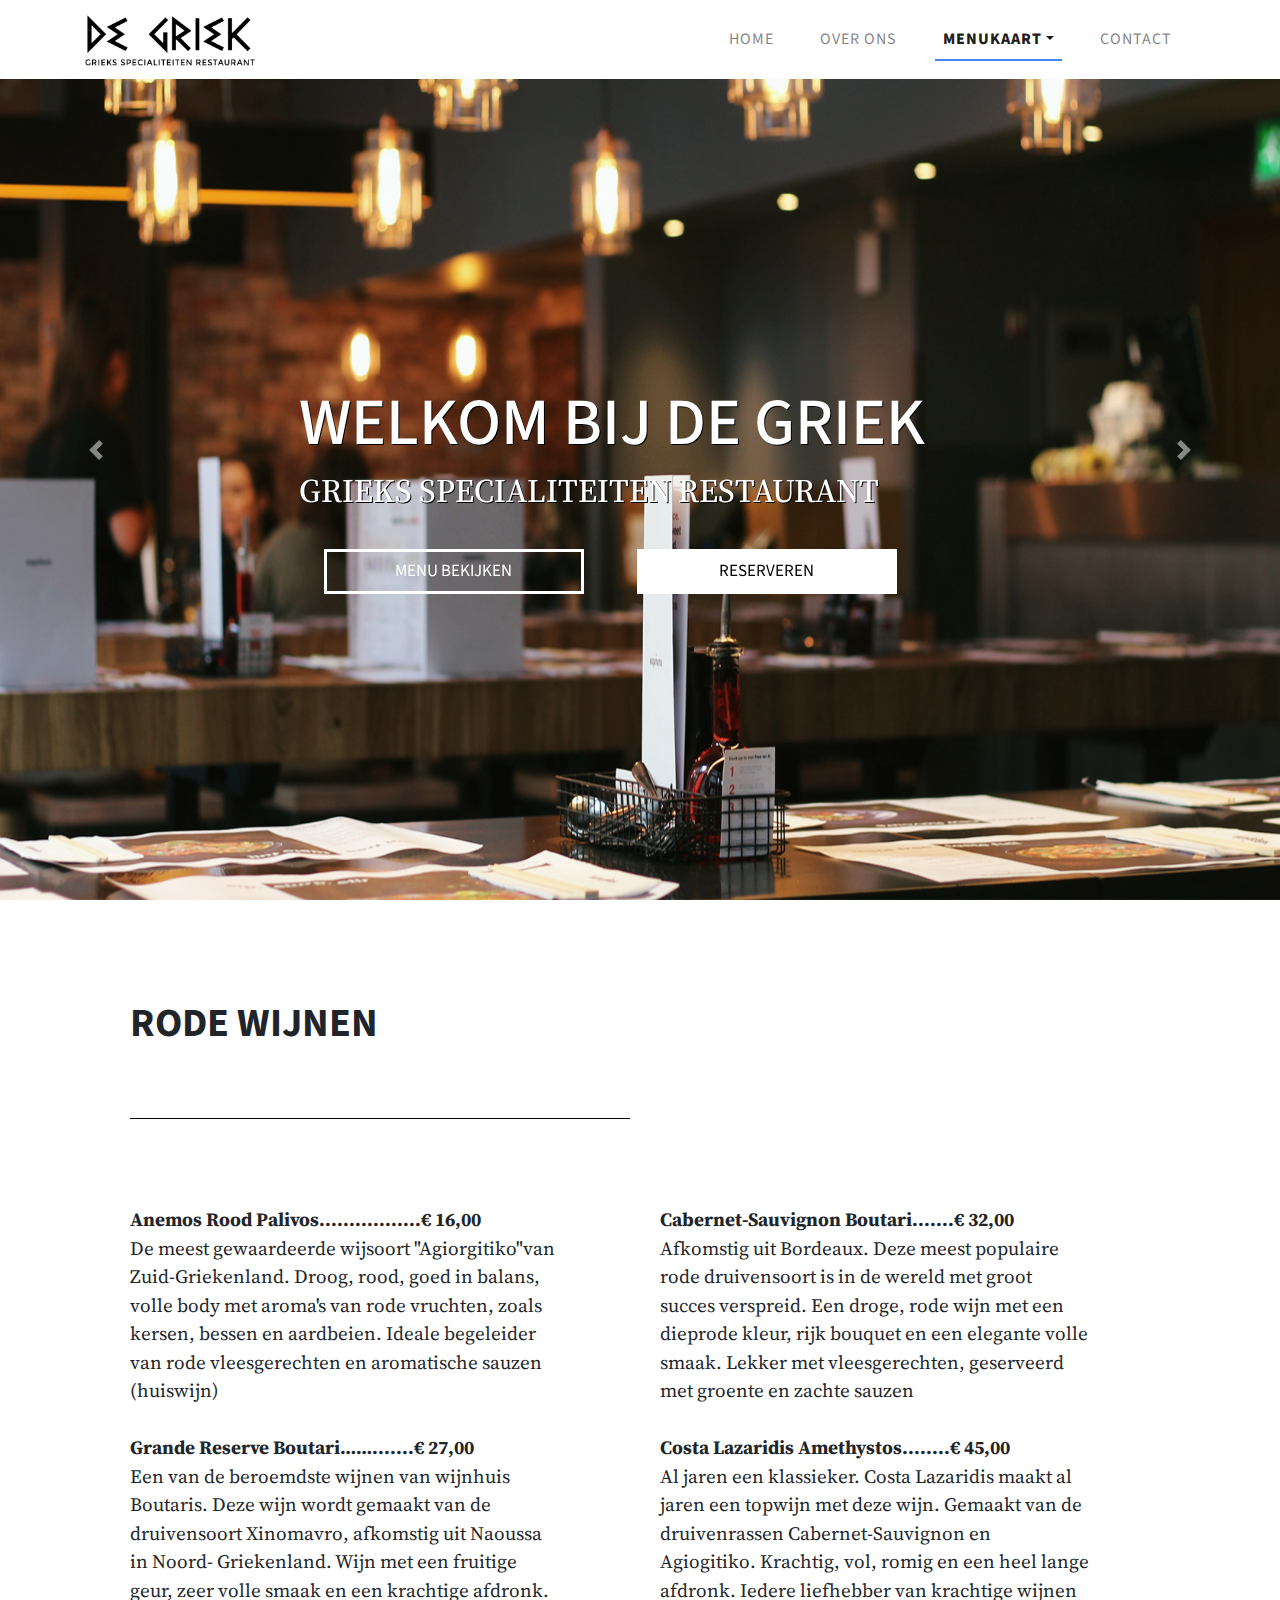
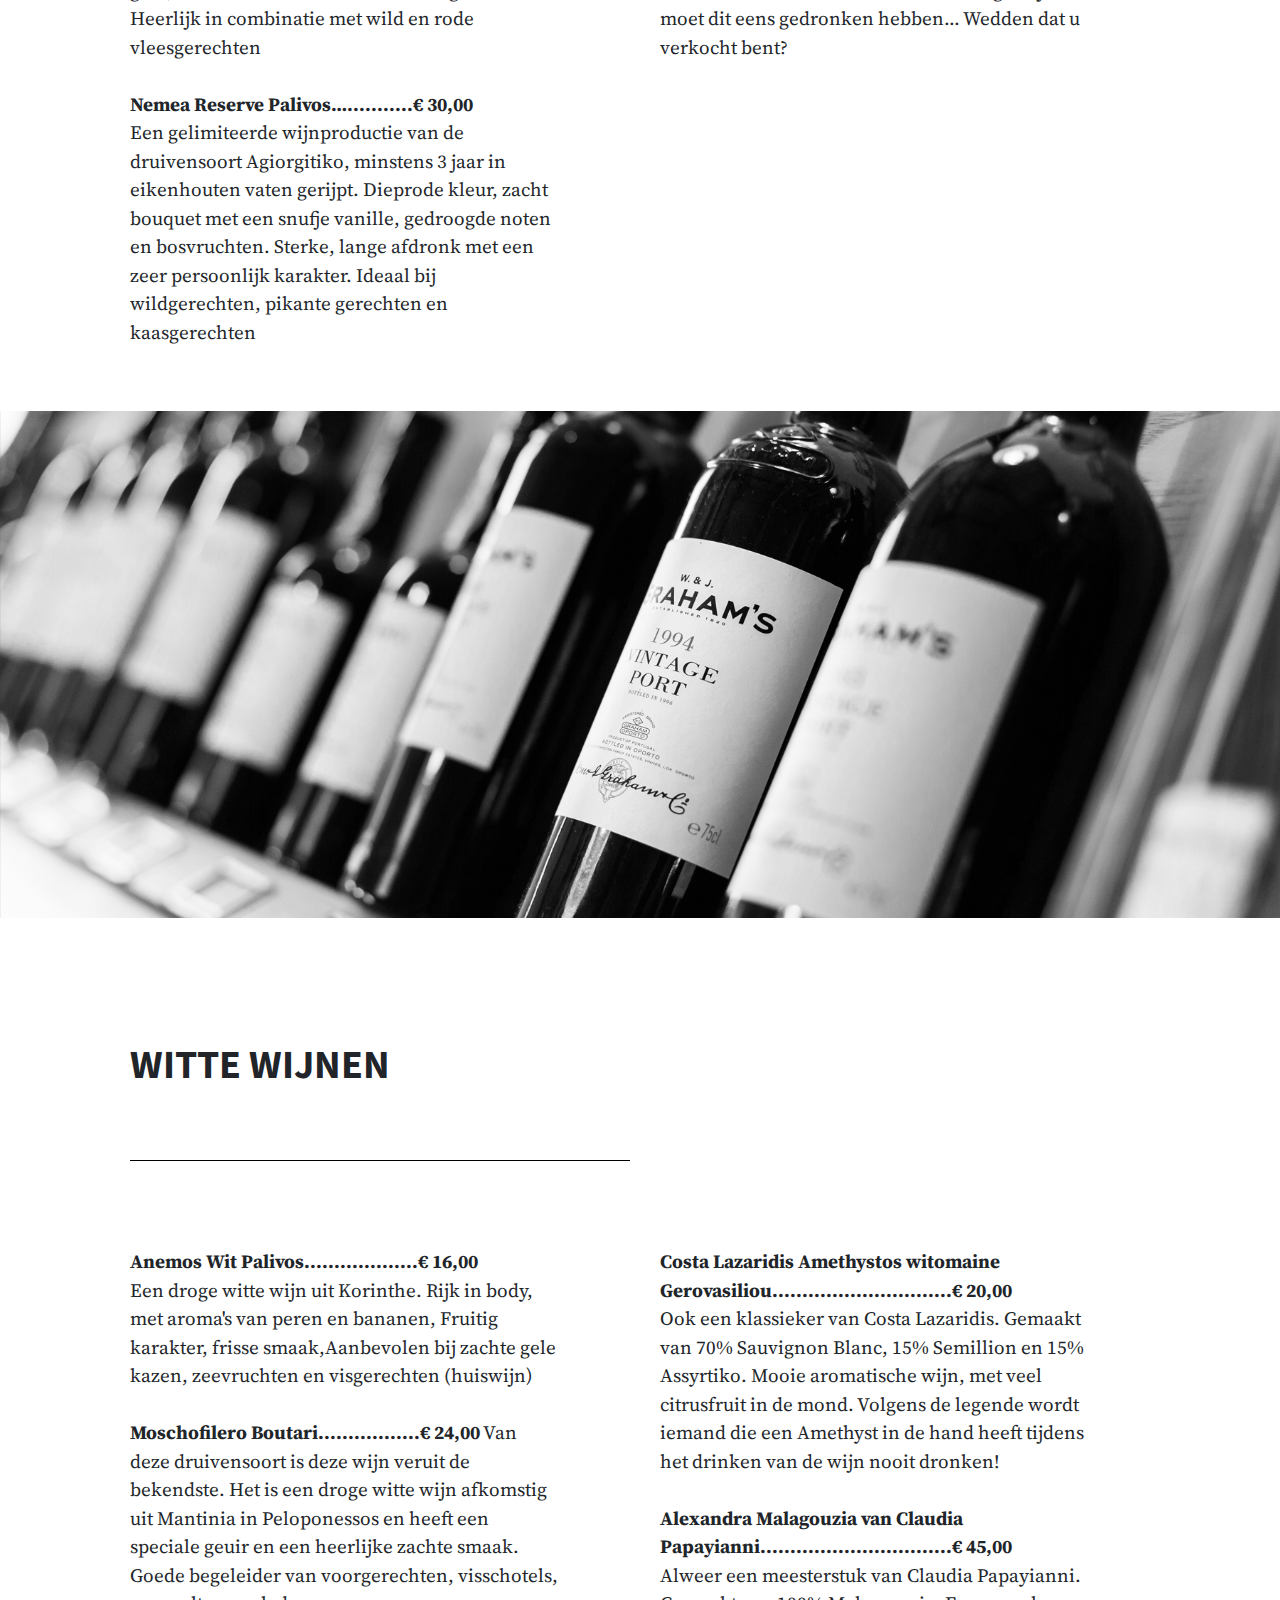
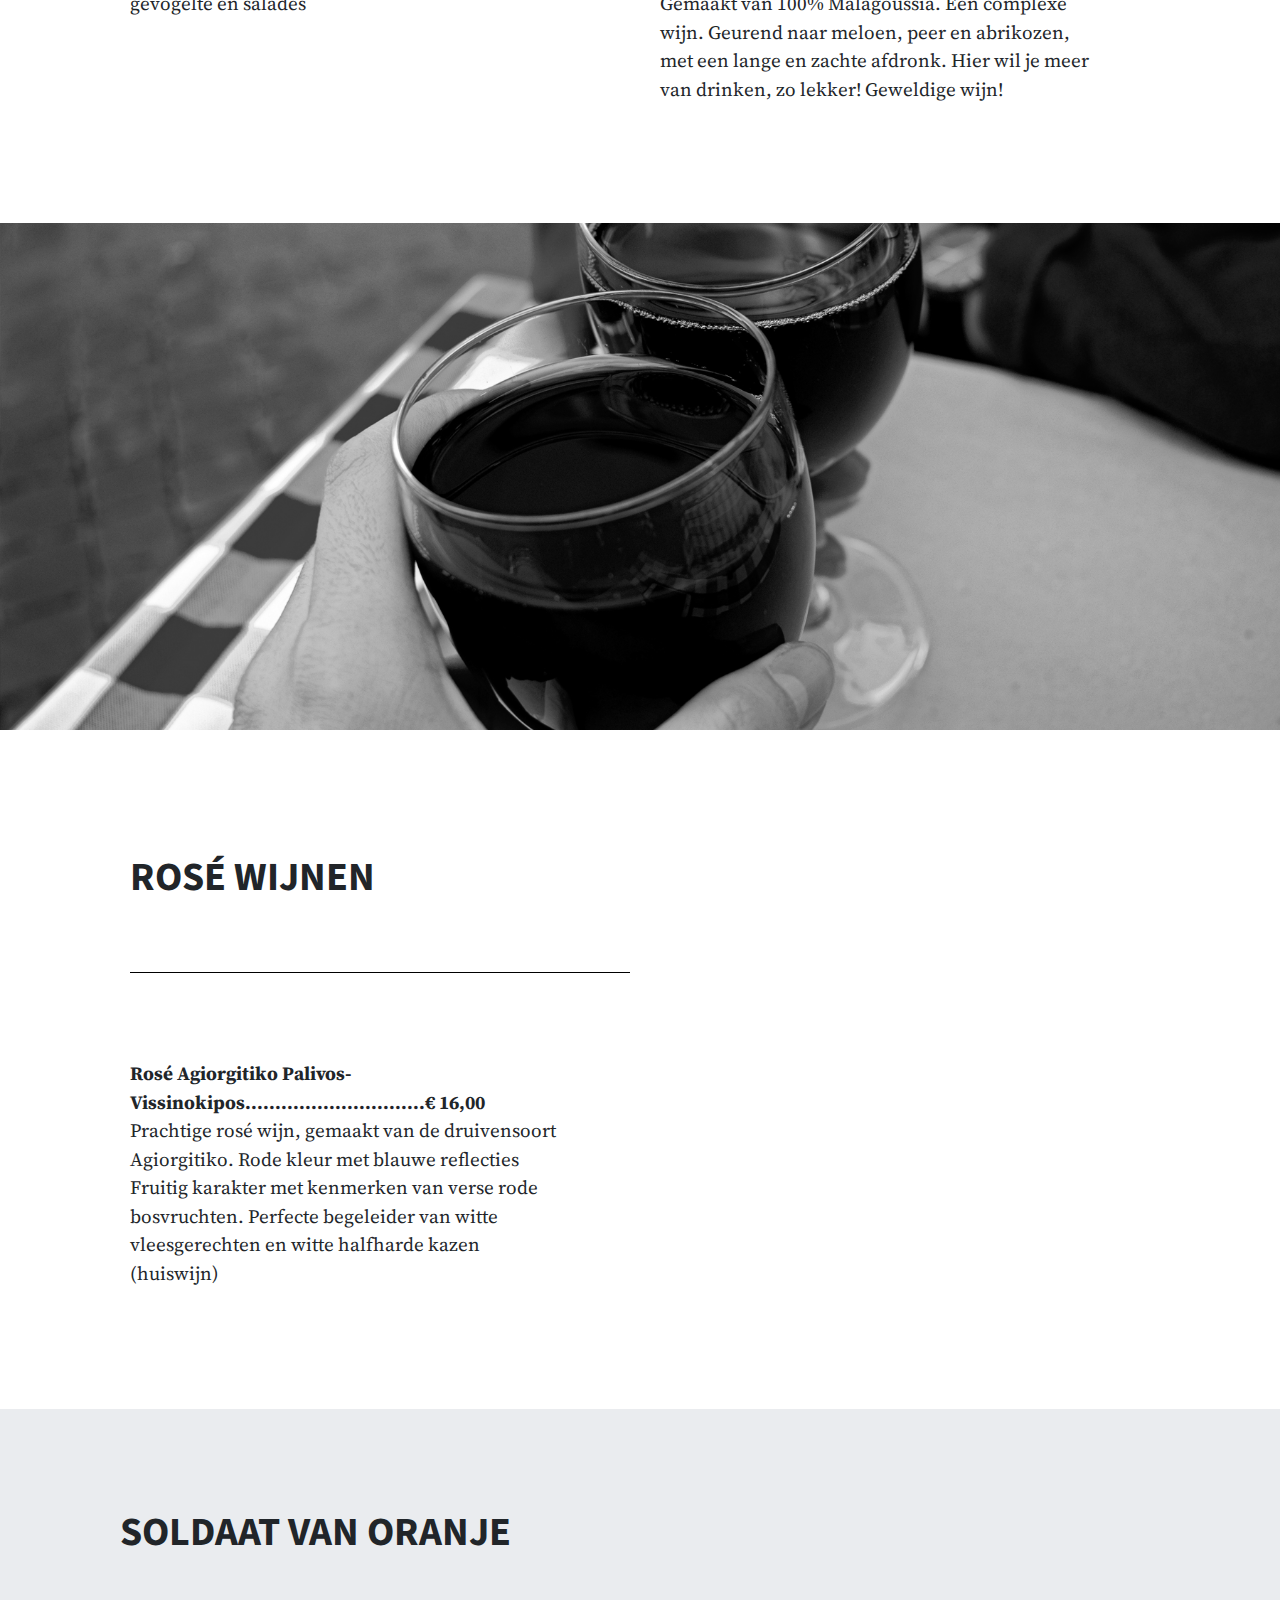
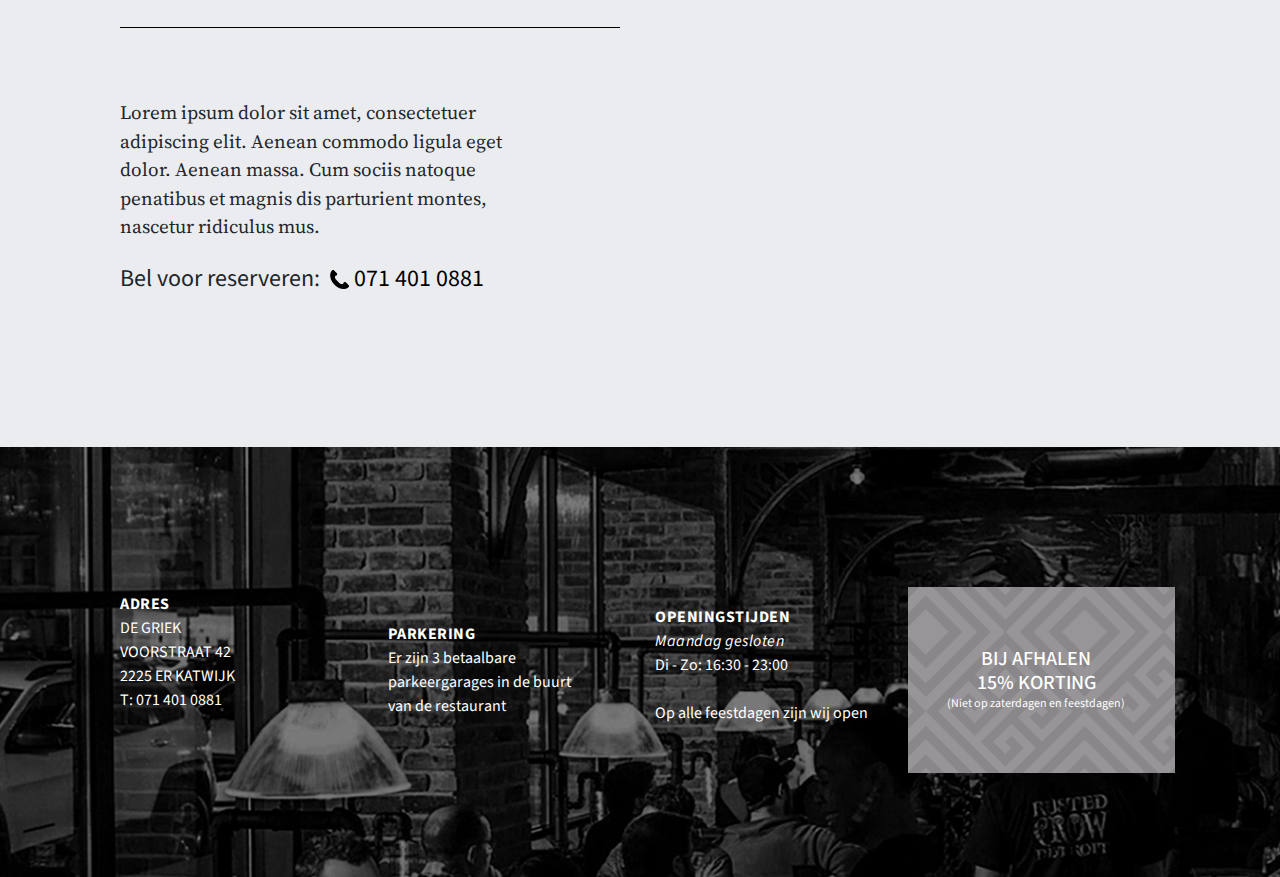
<file: wijn.html>
<!DOCTYPE html>
<html lang="nl">
<head>
	<meta charset="UTF-8">
	<meta http-equiv="X-UA-Compatible" content="IE=edge">
	<meta name="viewport" content="width=device-width, initial-scale=1, shrink-to-fit=no">
	<meta http-equiv="x-ua-compatible" content="ie=edge">
	<link rel="stylesheet" href="style/bootstrap.min.css">
	<link rel="stylesheet" type="text/css" href="style/animate.css">
	<link rel="stylesheet" type="text/css" href="style/wijn.css">
	<link href="https://fonts.googleapis.com/css?family=Source+Sans+Pro" rel="stylesheet">
	<link href="https://fonts.googleapis.com/css?family=Source+Serif+Pro" rel="stylesheet">
	<title>Wijnen</title>
</head>
<body>
	<nav id="navigation" class="navbar navbar-default navbar-expand-lg navbar-light fixed-top" role="navigation">
		<div class="container">
  			<a class="navbar-brand" href="#"><img class="logo" src="images/logo_bl.png" style="width: 170px;"></a>
  			<button class="navbar-toggler" type="button" data-toggle="collapse" data-target="#navbarNavDropdown" aria-controls="navbarNavDropdown" aria-expanded="false" aria-label="Toggle navigation">
    			<span class="navbar-toggler-icon"></span>
  			</button>
  			<div class="collapse navbar-collapse navbar-light justify-content-end" id="navbarNavDropdown">
    			<ul class="navbar-nav">
      				<li class="nav-item"><a class="nav-link" href="index.html">Home <span class="sr-only">(current)</span></a></li>
      				<li class="nav-item"><a class="nav-link" href="over.html">Over Ons</a></li>
      				<li class="nav-item dropdown active"><a class="nav-link dropdown-toggle" href="#" id="navbarDropdownMenuLink" data-toggle="dropdown" aria-haspopup="true" aria-expanded="false">Menukaart</a>
        				<div class="dropdown-menu" aria-labelledby="navbarDropdownMenuLink">
          					<a class="dropdown-item text-capitalize" href="#">Voorgerechten</a>
          					<a class="dropdown-item text-capitalize" href="hoofd.html">Hoofdgerechten</a>
          					<a class="dropdown-item text-capitalize" href="vis.html">Vegetarisch & vis</a>
          					<a class="dropdown-item text-capitalize" href="kind.html">Kindermenu</a>
          					<a class="dropdown-item text-capitalize" href="nage.html">Nagerechten</a>
          					<a class="dropdown-item text-capitalize" href="drank.html">Dranken</a>
          					<a class="dropdown-item text-capitalize  active" href="#">Wijn</a>
        				</div><!-- drop-down -->
      				</li>
      				<li class="nav-item"><a class="nav-link" href="contact.html">Contact</a></li>
    			</ul>
  			</div><!-- colapse -->
  		</div><!-- container -->
	</nav>
	<div class="content-dummy">
			<div class="position-absolute car">
				<div class="container tekst">
					<div class="col-12 align-items-center justify-content-center">
						<h1 class="animated fadeInUp">Welkom bij De Griek</h1>
						<h2 class="animated fadeInUp">Grieks Specialiteiten Restaurant</h2>
					</div><!-- flex-col -->
				</div><!-- container -->
				<div class="container knoppen">
					<div class="row-12 align-items-center justify-content-center but">
						<button class="btn btn-outline-light butban animated fadeIn">Menu bekijken</button>
						<button class="btn btn-light butban animated fadeIn">Reserveren</button>
					</div><!-- flex-row -->
				</div><!-- container -->
			</div><!-- carousel text -->
		<div class="ban-main">
			<img class="img-fluid banmain" src="images/banmain.jpg">
		</div>
		<div class="carousel slide d-none d-xl-block" data-ride="carousel" id="featured">
			<div class="carousel-inner">
				<div class="carousel-item active"><img class="d-block w-100 rest" src="images/1.jpg" alt="inside de griek"></div><!-- item -->
				<div class="carousel-item"><img class="d-block w-100 rest" src="images/2.jpg" alt="more inside de griek"></div><!-- item -->
				<div class="carousel-item"><img class="d-block w-100 rest" src="images/3.jpg" alt="outside de griek"></div><!-- item -->
			</div><!-- carousel-inner -->
			<a class="carousel-control-prev" href="#featured" role="button" data-slide="prev">
    			<span class="carousel-control-prev-icon" aria-hidden="true"></span>
    			<span class="sr-only">Previous</span>
  			</a>
  			<a class="carousel-control-next" href="#featured" role="button" data-slide="next">
    			<span class="carousel-control-next-icon" aria-hidden="true"></span>
    			<span class="sr-only">Next</span>
  			</a>
		</div><!-- carousel -->
		<div class="container keuken mav">
			<h3>Rode Wijnen</h3>
			<hr>
			<div class="row">
				<div class="col-md">
					<p class="about dol">
						<b>Anemos Rood Palivos.................€ 16,00</b></br>
						De meest gewaardeerde wijsoort "Agiorgitiko"van Zuid-Griekenland. Droog, rood, goed in balans, volle body met aroma's van rode vruchten, zoals kersen, bessen en aardbeien. Ideale begeleider van rode vleesgerechten en aromatische sauzen (huiswijn)</br></br>
						<b>Grande Reserve Boutari…….......€ 27,00</b></br>
						Een van de beroemdste wijnen van wijnhuis Boutaris. Deze wijn wordt gemaakt van de druivensoort Xinomavro, afkomstig uit Naoussa in Noord- Griekenland. Wijn met een fruitige geur, zeer volle smaak en een krachtige afdronk. Heerlijk in combinatie met wild en rode vleesgerechten</br></br>
						<b>Nemea Reserve Palivos…...........€ 30,00</b></br>
						Een gelimiteerde wijnproductie van de druivensoort Agiorgitiko, minstens 3 jaar in eikenhouten vaten gerijpt. Dieprode kleur, zacht bouquet met een snufje vanille, gedroogde noten en bosvruchten. Sterke, lange afdronk met een zeer persoonlijk karakter. Ideaal bij wildgerechten, pikante gerechten en kaasgerechten
					</p>
				</div>
				<div class="col-md">
					<p class="about bout soep wijn">
						<b>Cabernet-Sauvignon Boutari.......€ 32,00</b></br>
						Afkomstig uit Bordeaux. Deze meest populaire rode druivensoort is in de wereld met groot succes verspreid. Een droge, rode wijn met een dieprode kleur, rijk bouquet en een elegante volle smaak. Lekker met vleesgerechten, geserveerd met groente en zachte sauzen</br></br>
						<b>Costa Lazaridis Amethystos........€ 45,00</b></br>
						Al jaren een klassieker. Costa Lazaridis maakt al jaren een topwijn met deze wijn. Gemaakt van de druivenrassen Cabernet-Sauvignon en Agiogitiko. Krachtig, vol, romig en een heel lange afdronk. Iedere liefhebber van krachtige wijnen moet dit eens gedronken hebben... Wedden dat u verkocht bent?
					</p>
				</div>
			</div>
		</div><!-- container keuken -->
		<div class="banner">
			<img src="images/bot.jpg" class="img-fluid ban">
			<img src="images/botsm.jpg" class="img-fluid bansm">
		</div><!-- banner -->
		<div class="container keuken">
			<h3>Witte Wijnen</h3>
			<hr>
			<div class="row">
				<div class="col-md">
					<p class="about">
						<b>Anemos Wit Palivos...................€ 16,00</b></br>
						Een droge witte wijn uit Korinthe. Rijk in body, met aroma's van peren en bananen, Fruitig karakter, frisse smaak,Aanbevolen bij zachte gele kazen, zeevruchten en visgerechten (huiswijn)</br></br>
						<b>Moschofilero Boutari.................€ 24,00</b>
						Van deze druivensoort is deze wijn veruit de bekendste. Het is een droge witte wijn afkomstig uit Mantinia in Peloponessos en heeft een speciale geuir en een heerlijke zachte smaak. Goede begeleider van voorgerechten, visschotels, gevogelte en salades
					</p>
				</div>
				<div class="col-md">
					<p class="about bout soep wijn">
						<b>Costa Lazaridis Amethystos witomaine Gerovasiliou..............................€ 20,00</b></br>
						Ook een klassieker van Costa Lazaridis. Gemaakt van 70% Sauvignon Blanc, 15% Semillion en 15% Assyrtiko. Mooie aromatische wijn, met veel citrusfruit in de mond. Volgens de legende wordt iemand die een Amethyst in de hand heeft tijdens het drinken van de wijn nooit dronken!</br></br>
						<b>Alexandra Malagouzia van Claudia Papayianni................................€ 45,00</b></br>
						Alweer een meesterstuk van Claudia Papayianni. Gemaakt van 100% Malagoussia. Een complexe wijn. Geurend naar meloen, peer en abrikozen, met een lange en zachte afdronk. Hier wil je meer van drinken, zo lekker! Geweldige wijn!
					</p>
				</div>
			</div>
		</div><!-- container keuken -->
		<div class="banner">
			<img src="images/red.jpg" class="img-fluid ban">
			<img src="images/redsm.jpg" class="img-fluid bansm">
		</div><!-- banner -->
		<div class="container keuken mav">
			<h3>Rosé Wijnen</h3>
			<hr>
			<div class="row">
				<div class="col-md">
					<p class="about dol">
						<b>Rosé Agiorgitiko Palivos-Vissinokipos..............................€ 16,00</b></br>
						Prachtige rosé wijn, gemaakt van de druivensoort Agiorgitiko. Rode kleur met blauwe reflecties Fruitig karakter met kenmerken van verse rode bosvruchten. Perfecte begeleider van witte vleesgerechten en witte halfharde kazen (huiswijn)
					</p>
				</div>
				<div class="col-md">
					<p class="about bout soep">
					</p>
				</div>
			</div>
		</div><!-- container keuken -->
		<div class="oranje">
			<div class="container soldaat embed-responsive">
				<div class="row">
					<div class="col-lg align-self-center">
						<h3 class="sol">Soldaat van Oranje</h3>
						<hr>
						<p class="about or">Lorem ipsum dolor sit amet, consectetuer adipiscing elit. Aenean commodo ligula eget dolor. Aenean massa. Cum sociis natoque penatibus et magnis dis parturient montes, nascetur ridiculus mus.</p>
						<p class="bel">Bel voor reserveren: <a href="tel:071-401-0881" class="phone"><img src="images/phone.png" class="tele" />071 401 0881</a></p>
					</div><!-- col-lg align-self-center -->
					<div class="col-lg map">
						<iframe src="https://www.google.com/maps/embed?pb=!1m14!1m8!1m3!1d9787.65235784561!2d4.4146111!3d52.1722736!3m2!1i1024!2i768!4f13.1!3m3!1m2!1s0x0%3A0xae05df082d81a46c!2sSoldier+of+Orange+-+The+Musical!5e0!3m2!1suk!2snl!4v1523978810772" class="embed-responsive-item" frameborder="0" style="border:0"></iframe>
					</div><!-- col-lg map -->
				</div><!-- row -->
			</div><!-- container soldaat -->
		</div><!-- oranje -->
		<div class="foot">
			<div class="container">
				<div class="row align-items-center footitem">
					<div class="col-lg align-self-center adres">
						<p class="textfoot font-weight-bold upp titel">Adres</p>
						<p class="textfoot upp">De Griek</p>
						<p class="textfoot upp">Voorstraat 42</p>
						<p class="textfoot upp">2225 ER Katwijk</p>
						<p class="textfoot upp">T: 071 401 0881</p>
    				</div><!-- col-sm -->
    				<div class="col-lg align-self-center park">
						<p class="textfoot font-weight-bold upp titel">Parkering</p>
						<p class="textfoot di kort">Er zijn 3 betaalbare parkeergarages in de buurt van de restaurant</p>
    				</div><!-- col-sm -->
    				<div class="col-lg align-self-center tijden">
						<p class="textfoot font-weight-bold upp titel">Openingstijden</p>
						<p class="textfoot font-italic it">Maandag gesloten</p>
						<p class="textfoot di">Di - Zo: 16:30 - 23:00</p></br>
						<p class="textfoot di">Op alle feestdagen zijn wij open</p>
					</div><!-- col-sm -->
					<div class="col-lg align-self-center justify-content-center korting">
						<center><h4 class="textfoot upp kort">Bij Afhalen</h4></center>
						<center><h4 class="textfoot upp kort">15% Korting</h4></center>
						<center><p class="textfoot di kort niet">(Niet op zaterdagen en feestdagen)</p></center>
					</div><!-- col-sm korting -->
				</div><!-- row -->
			</div><!-- container -->
		</div><!-- foot-->
	</div><!-- content-dummy -->
		
	<script src="scripts/jquery.slim.min.js"></script>
	<script src="scripts/popper.min.js"></script>
	<script src="scripts/bootstrap.min.js"></script>

</body>
</html>
</file>
<file: style/home.css>
/* Algemeen */
body {
	font-family: 'Source Sans Pro', sans-serif;
	transition: all 1s;
}

/* Navigatie */
#navigation {
	background-color: white !important;
}

.navbar-default {
    transition: all 1s;
}

li {
	text-transform: uppercase;
	font-weight: normal;
	margin-right: 30px;
	margin-left: 30px;
	letter-spacing: 1px;
}

li:hover, li.active {
	color: black !important;
	font-weight: 800;
	letter-spacing: 1px;
}

.dropdown-menu {
	border: none;
	border-radius: 0;
}	

.navbar-dark .navbar-nav .nav-link {
	color: black !important;
	font-weight: normal;
}

.navbar-toggler {
	background-color: transparent !important;
}

/* Carousel text */
div.car {
	z-index: 20;
	margin-top: 62%;
	margin-left: 4%;
	position: fixed;
}

/* Buttons */
button.butban {
	text-transform: uppercase;
	width: 300px;
	height: 45px;
	margin-left: 20px;
	margin-top: 20px;
	-webkit-animation-delay: 2.5s;
}

.btn {
	border-radius: 0;
	color: black;
	border: none;
	background-color: white;
	font-size: 16px;
	transition: all 1s;
}

.btn:hover {
	background-color: white;
	color: black;
	letter-spacing: 2px;
	-webkit-transition: all .8s ease-in-out;  
	border: none;
}

.btn-outline-light {
	border: 3px solid white !important;
	background-color: transparent;
	color: white;
}

.navbar-toggler {
	border: none;
	color: white;
	background-color: rgb(255, 255, 255, 0.3);
	border-radius: 0;
}

/* Banners */
.banner {
	margin-top: -200px;
}

img.ban {
	visibility: hidden;
}

img.bansm {
	visibility: visible;
}

img.banmain {
	visibility: visible;
}

/* Keuken en dranken */
div.keuken, div.dranken {
	padding-left: 30px;
}

div.keuken {
	padding-top: 60px;
	height: 540px;
} 

div.dranken {
	padding-bottom: 50px;
	padding-top: 50px;
}

hr {
	width: 200px;
	border-top: 1px solid black;
	margin-left: 0;
}

/* Tekst */
h1, h2 {
	color: white;
	text-shadow: 1px 1px black;
}

h1 {
	font-size: 31px;
	text-transform: uppercase;
	-webkit-animation-delay: 0.3s;
}

h2 {
	font-size: 16px;
	text-transform: uppercase;
	font-family: 'Source Serif Pro', serif;
	-webkit-animation-delay: 2.1s;
}

h3 {
	margin-bottom: 50px;
	font-size: 30px;
	font-weight: bold;
	text-transform: uppercase;
}

p.about {
	margin-top: 50px;
	margin-bottom: 10px;
	font-size: 18px;
	font-weight: normal;
	font-family: 'Source Serif Pro', serif;
}

h4 {
	font-size: 20px;
}

/* Footer */
div.foot {
	background-image: url('foot.jpg');
	height: 650px;
	margin-right: 0px;
}

.textfoot {
	color: white;
}

.upp {
	text-transform: uppercase;
	margin-bottom: 0;
}

.it {
	letter-spacing: 0.5px;
}

.titel {
	letter-spacing: 0.5px;
}

.korting {
	width: 250px;
	background-image: url('pat.png');
	background-repeat: no-repeat;
	padding-left: 10px;
	padding-right: 10px;
	padding-top: 40px;
	padding-bottom: 40px;
}

.it, .di {
	margin-bottom: 0;
}

.foot {
	padding-top: 100px;
}

.kort {
	margin-right: 10px;
}

.adres {
	margin-top: -25px;
	margin-bottom: 30px;
}

.tijden {
	margin-bottom: 30px;
}

.footitem {
	margin-left: 60px;
}

.niet {
	font-size: 12px;
}

.park {
	margin-bottom: 20px;
}

/* Soldaat van Oranje */
.oranje {
	background-color: #eaecef;
}
	
.soldaat {
	padding: 30px;
	padding-top: 60px;
	padding-bottom: 60px;
}

.bel {
	margin-bottom: 30px;
	font-size: 20px;
	margin-top: 20px;
}

.map {
	height: 300px;
}

.tele {
	width: 15px;
	margin-right: 5px;
	margin-left: 5px;
}

a.phone {
	color: black;
}

a.phone:hover {
	color: black;
	text-decoration: none;
	font-weight: bold;
}

@media only screen and (min-width: 600px) {
	/* Tekst*/
	h1 {
		font-size: 50px;
	}

	h2 {
		font-size: 25px;
	}

	h3 {
		font-size: 35px;
	}

	p.about {
		font-size: 20px;
	}

	/* Buttons */
	button.butban {
		width: 390px;
		height: 45px;
		margin-left: 50px;
		margin-top: 20px;
	}

	.btn {
		font-size: 18px;
	}

	/* Carousel text */
	div.car {
		margin-left: 40px;
	}

	/* Banner */
	img.banmain {
		height: 100vh;
		width: 100%;
	}

	.bansm {
		height: 100vh;
		width: 100%;
	}

	/* Keuken */
	div.keuken {
		padding-top: 80px;
		height: 490px;
	}

	div.dranken {
		padding-top: 70px;
		padding-bottom: 70px;
	}

	/* Footer */
	.footitem {
		margin-left: 22%;
		margin-right: 22%;
	}
}

@media only screen and (min-width: 760px) {
	/* Carousel text */
	div.car {
		margin-top: 45%;
		margin-left: 15%;
	}

	/* Keuken & Dranken */
	div.keuken {
		height: 420px;
	}

	div.dranken {
		padding-top: 80px;
		padding-bottom: 80px;
	}
	/* Soldaat */
	div.soldaat {
		padding-top: 100px;
		padding-bottom: 120px;
	}
} 

@media only screen and (min-width: 900px) {
	/* Carousel text */
	div.car {
		margin-top: 40%;
		margin-left: 15%;
	}

	/* Banners */
	img.ban {
		visibility: visible;
	}

	img.bansm {
		visibility: hidden;
		height: 0px;
	}

	.banmain {
		height: 100vh;
		width: 100%;
	}

	/* Tekst */
	h1 {
		font-size: 60px;
	}

	h2 {
		font-size: 30px;
	}

	/* Buttons */
	button.butban {
		width: 440px;
	}

	.knoppen {
		margin-left: 40px;
	}

	/* Keuken & dranken */
	div.keuken {
		height: 680px;
		padding-top: 90px;
	}

	div.dranken {
		padding-top: 60px;
		padding-bottom: 90px;
	}

	/* Soldaat */
	.soldaat {
		padding-top: 80px;
		padding-bottom: 80px;
	}

	/* Footer */
	.footitem {
		margin-left: 180px;
		margin-top: 20px;
	}

	.foot {
		padding-top: 50px;
	}

	.korting {
		width: 250px;
		background-image: url('pat.png');
		background-repeat: no-repeat;
		padding-left: 10px;
		padding-right: 10px;
		padding-top: 40px;
		padding-bottom: 40px;
	}
}

@media only screen and (min-width: 1020px) {
	/* Carousel text*/
	div.car {
		margin-top: 36%;
		margin-left: 22%;
	}

	/* Buttons */
	.knoppen {
		margin-left: -10px;
		margin-right: 0px;
	}

	button.butban {
		width: 490px;
	}

	/* Keuken */
	div.keuken {
		height: 650px;
	}

	/* Footer */
	div.foot {
		height: 370px;
	}

	div.footitem {
		margin-left: 20px;
		margin-right: 20px;
		margin-top: 40px;
	}
}

@media only screen and (min-width: 1200px) {
	/* Navigatie */
	.navbar-default {
    	transition: all 1s;
	}

	li {
		text-transform: uppercase;
		font-weight: normal;
		margin-right: 15px;
		margin-left: 15px;
		letter-spacing: 1px;
	}

	li:hover, li.active {
		color: white !important;
		font-weight: 800;
		border-bottom: 2px solid #4286f4;
		letter-spacing: 1px;
	}

	.dropdown-menu {
		border: none;
		border-radius: 0;
	}	

	.navbar-dark .navbar-nav .nav-link {
		color: white !important;
		font-weight: normal;
	}

	#navigation {
		padding-top: 10px;
		background-color: white !important;
	}

	/* Banner afbeelding */
	.banner {
		margin-top: 0;
	}

	img.ban {
		visibility: visible;
		filter: gray;
		-webkit-filter: grayscale(1);
		-webkit-transition: all .8s ease-in-out;  
	}

	img.ban:hover {
		filter: none;
		-webkit-filter: grayscale(0);
		-webkit-transform: scale(1.01);
	}

	img.bansm {
		visibility: hidden;
		height: 0px;
	}

	img.banmain {
		visibility: hidden;
		height: 0px;
	}

	/* Carousel */
	div.car {
		z-index: 20;
		margin-top: 30%;
		margin-left: 21%;
		position: fixed;
	}

	div.carousel {
		margin-top: -24px;
	}

	/* Buttons */
	button.butban {
		text-transform: uppercase;
		width: 260px;
		height: 45px;
		margin-left: 50px;
		margin-top: 30px;
	}

	.btn {
		border-radius: 0;
		color: black;
		border: none;
		background-color: white;
		font-size: 17px;
		transition: all 1s;
	}

	.btn:hover {
		background-color: white;
		color: black;
		letter-spacing: 2px;
		-webkit-transition: all .8s ease-in-out;  
		border: none;
	}

	.btn-outline-light {
		border: 3px solid white !important;
		background-color: transparent;
		color: white;
	}

	.knoppen {
		margin-left: -10px;
	}

	/* Keuken en dranken */
	div.keuken, div.dranken {
		padding-left: 50px;
	}

	div.keuken {
		padding-top: 130px;
		padding-bottom: 20px;
		height: 550px;
	}

	div.dranken {
		padding-bottom: 30px;
		height: 510px;
	}

	hr {
		width: 500px;
		border-top: 1px solid black;
		margin-left: 0;
	}

	/* Tekst */
	h1, h2 {
		color: white;
		text-shadow: 1px 1px black;
	}

	h1 {
		font-size: 66px;
		text-transform: uppercase;
	}

	h2 {
		font-size: 33px;
		text-transform: uppercase;
	}

	h3 {
		margin-bottom: 70px;
		font-size: 40px;
		font-weight: bold;
	}

	p.about {
		margin-top: 70px;
		margin-bottom: 200px;
		font-size: 22px;
		font-weight: normal;
	}

	/* Footer */
	img.rest {
		height: 100vh;
	}

	div.foot {
		background-image: url('foot.jpg');
		height: 430px;
	}

	.textfoot {
		color: white;
	}

	.upp {
		text-transform: uppercase;
		margin-bottom: 0;
	}

	.it {
		letter-spacing: 0.5px;
	}

	.titel {
		letter-spacing: 0.5px;
	}

	.korting {
		background-image: url('pat.png');
		background-repeat: no-repeat;
		padding-left: 30px;
		padding-right: 0;
		padding-top: 60px;
		padding-bottom: 60px;
	}

	.it, .di {
		margin-bottom: 0;
	}

	.foot {
		padding-top: 100px;
	}

	.kort {
		margin-right: 40px;
	}

	.footitem {
		margin-left: 0;
		margin-right: 0;
		margin-top: 20px;
	}

	/* Soldaat van Oranje */
	.oranje {
		background-color: #eaecef;
	}
	
	.soldaat {
		padding: 50px;
		padding-top: 120px;
		padding-bottom: 120px;
	}

	.map {
		height: 400px;
	}

	.tele {
		width: 19px;
		margin-right: 5px;
		margin-left: 5px;
	}

	a.phone {
		color: black;
	}

	a.phone:hover {
		color: black;
		text-decoration: none;
		font-weight: bold;
	}

	.bel {
		margin-top: -180px;
		font-size: 25px;
	}

}
@media only screen and (min-width: 1600px) {
	/* Carousel */
	div.car {
		margin-top: 23%;
		margin-left: 28%;
		position: fixed;
	}

	h2 {
		font-family: Source Serif Pro;
		font-size: 34px;
	}
}
</file>
<file: style/contact.css>
/* Algemeen */
body {
	font-family: 'Source Sans Pro', sans-serif;
	transition: all 1s;
}

/* Navigatie */
#navigation {
	background-color: white !important;
}

.navbar-default {
    transition: all 1s;
}

li {
	text-transform: uppercase;
	font-weight: normal;
	margin-right: 30px;
	margin-left: 30px;
	letter-spacing: 1px;
}

li:hover, li.active {
	color: black !important;
	font-weight: 800;
	letter-spacing: 1px;
}

.dropdown-menu {
	border: none;
	border-radius: 0;
}	

.navbar-dark .navbar-nav .nav-link {
	color: black !important;
	font-weight: normal;
}

.navbar-toggler {
	background-color: transparent !important;
}

/* Carousel text */
div.car {
	z-index: 20;
	margin-top: 62%;
	margin-left: 4%;
	position: fixed;
}

/* Buttons */
button.butban {
	text-transform: uppercase;
	width: 300px;
	height: 45px;
	margin-left: 20px;
	margin-top: 20px;
	-webkit-animation-delay: 2.5s;
}

.btn {
	border-radius: 0;
	color: black;
	border: none;
	background-color: white;
	font-size: 16px;
	transition: all 1s;
}

.btn:hover {
	background-color: white;
	color: black;
	letter-spacing: 2px;
	-webkit-transition: all .8s ease-in-out;  
	border: none;
}

.btn-outline-light {
	border: 3px solid white !important;
	background-color: transparent;
	color: white;
}

.navbar-toggler {
	border: none;
	color: white;
	background-color: rgb(255, 255, 255, 0.3);
	border-radius: 0;
}

/* Banners */
.banner {
	margin-top: -200px;
}

img.banmain {
	visibility: visible;
}

/* Keuken en dranken */
hr {
	width: 200px;
	border-top: 1px solid black;
	margin-left: 0;
}

/* Tekst */
h1, h2 {
	color: white;
	text-shadow: 1px 1px black;
}

h1 {
	font-size: 31px;
	text-transform: uppercase;
	-webkit-animation-delay: 0.3s;
}

h2 {
	font-size: 16px;
	text-transform: uppercase;
	font-family: 'Source Serif Pro', serif;
	-webkit-animation-delay: 2.1s;
}

h3 {
	margin-bottom: 50px;
	font-size: 30px;
	font-weight: bold;
	text-transform: uppercase;
}

p.about {
	margin-top: 50px;
	margin-bottom: 10px;
	font-size: 18px;
	font-weight: normal;
	font-family: 'Source Serif Pro', serif;
}

h4 {
	font-size: 20px;
}

/* Footer */
div.foot {
	background-image: url('foot.jpg');
	height: 650px;
	margin-right: 0px;
}

.textfoot {
	color: white;
}

.upp {
	text-transform: uppercase;
	margin-bottom: 0;
}

.it {
	letter-spacing: 0.5px;
}

.titel {
	letter-spacing: 0.5px;
}

.korting {
	width: 250px;
	background-image: url('pat.png');
	background-repeat: no-repeat;
	padding-left: 10px;
	padding-right: 10px;
	padding-top: 40px;
	padding-bottom: 40px;
}

.it, .di {
	margin-bottom: 0;
}

.foot {
	padding-top: 100px;
}

.kort {
	margin-right: 10px;
}

.adres {
	margin-top: -25px;
	margin-bottom: 30px;
}

.tijden {
	margin-bottom: 30px;
}

.footitem {
	margin-left: 60px;
}

.niet {
	font-size: 12px;
}

.park {
	margin-bottom: 20px;
}

/* Soldaat van Oranje */
.oranje {
	background-color: white;
}
	
.soldaat {
	padding: 30px;
	padding-top: 60px;
	padding-bottom: 60px;
}

.bel {
	margin-bottom: 30px;
	font-size: 20px;
	margin-top: 20px;
}

.map {
	height: 300px;
}

.tele {
	width: 15px;
	margin-right: 5px;
	margin-left: 5px;
}

a.phone {
	color: black;
}

a.phone:hover {
	color: black;
	text-decoration: none;
	font-weight: bold;
}

@media only screen and (min-width: 600px) {
	/* Tekst*/
	h1 {
		font-size: 50px;
	}

	h2 {
		font-size: 26px;
	}

	h3 {
		font-size: 35px;
	}

	p.about {
		font-size: 20px;
	}

	/* Buttons */
	button.butban {
		width: 390px;
		height: 45px;
		margin-left: 50px;
		margin-top: 20px;
	}

	.btn {
		font-size: 18px;
	}

	/* Carousel text */
	div.car {
		margin-left: 40px;
	}

	/* Banner */
	img.banmain {
		height: 100vh;
		width: 100%;
	}

	/* Footer */
	.footitem {
		margin-left: 22%;
		margin-right: 22%;
	}
}

@media only screen and (min-width: 760px) {
	/* Carousel text */
	div.car {
		margin-top: 45%;
		margin-left: 15%;
	}

	/* Soldaat */
	div.soldaat {
		padding-top: 100px;
		padding-bottom: 120px;
	}
} 

@media only screen and (min-width: 900px) {
	/* Carousel text */
	div.car {
		margin-top: 40%;
		margin-left: 15%;
	}

	/* Banners */
	.banmain {
		height: 100vh;
		width: 100%;
	}

	/* Tekst */
	h1 {
		font-size: 60px;
	}

	h2 {
		font-size: 31px;
	}

	/* Buttons */
	button.butban {
		width: 440px;
	}

	.knoppen {
		margin-left: 40px;
	}

	/* Soldaat */
	.soldaat {
		padding-top: 80px;
		padding-bottom: 80px;
	}

	/* Footer */
	.footitem {
		margin-left: 180px;
		margin-top: 20px;
	}

	.foot {
		padding-top: 50px;
	}

	.korting {
		width: 250px;
		background-image: url('pat.png');
		background-repeat: no-repeat;
		padding-left: 10px;
		padding-right: 10px;
		padding-top: 40px;
		padding-bottom: 40px;
	}
}

@media only screen and (min-width: 1020px) {
	/* Carousel text*/
	div.car {
		margin-top: 36%;
		margin-left: 22%;
	}

	/* Buttons */
	.knoppen {
		margin-left: -10px;
		margin-right: 0px;
	}

	button.butban {
		width: 490px;
	}

	/* Footer */
	div.foot {
		height: 370px;
	}

	div.footitem {
		margin-left: 20px;
		margin-right: 20px;
		margin-top: 40px;
	}
}

@media only screen and (min-width: 1200px) {
	/* Navigatie */
	.navbar-default {
    	transition: all 1s;
	}

	li {
		text-transform: uppercase;
		font-weight: normal;
		margin-right: 15px;
		margin-left: 15px;
		letter-spacing: 1px;
	}

	li:hover, li.active {
		color: white !important;
		font-weight: 800;
		border-bottom: 2px solid #4286f4;
		letter-spacing: 1px;
	}

	.dropdown-menu {
		border: none;
		border-radius: 0;
	}	

	.navbar-dark .navbar-nav .nav-link {
		color: white !important;
		font-weight: normal;
	}

	#navigation {
		padding-top: 10px;
		background-color: white !important;
	}

	/* Banner afbeelding */
	.banner {
		margin-top: 0;
	}

	img.banmain {
		visibility: hidden;
		height: 0px;
	}

	/* Carousel */
	div.car {
		z-index: 20;
		margin-top: 30%;
		margin-left: 21%;
		position: fixed;
	}

	div.carousel {
		margin-top: -24px;
	}

	/* Buttons */
	button.butban {
		text-transform: uppercase;
		width: 260px;
		height: 45px;
		margin-left: 50px;
		margin-top: 30px;
	}

	.btn {
		border-radius: 0;
		color: black;
		border: none;
		background-color: white;
		font-size: 17px;
		transition: all 1s;
	}

	.btn:hover {
		background-color: white;
		color: black;
		letter-spacing: 2px;
		-webkit-transition: all .8s ease-in-out;  
		border: none;
	}

	.btn-outline-light {
		border: 3px solid white !important;
		background-color: transparent;
		color: white;
	}

	.knoppen {
		margin-left: -10px;
	}

	/* Keuken en dranken */
	hr {
		width: 500px;
		border-top: 1px solid black;
		margin-left: 0;
	}

	/* Tekst */
	h1, h2 {
		color: white;
		text-shadow: 1px 1px black;
	}

	h1 {
		font-size: 66px;
		text-transform: uppercase;
	}

	h2 {
		font-size: 34px;
		text-transform: uppercase;
	}

	h3 {
		margin-bottom: 70px;
		font-size: 40px;
		font-weight: bold;
	}

	p.about {
		margin-top: 70px;
		margin-bottom: 200px;
		font-size: 22px;
		font-weight: normal;
	}

	/* Footer */
	img.rest {
		height: 100vh;
	}

	div.foot {
		background-image: url('foot.jpg');
		height: 430px;
	}

	.textfoot {
		color: white;
	}

	.upp {
		text-transform: uppercase;
		margin-bottom: 0;
	}

	.it {
		letter-spacing: 0.5px;
	}

	.titel {
		letter-spacing: 0.5px;
	}

	.korting {
		background-image: url('pat.png');
		background-repeat: no-repeat;
		padding-left: 30px;
		padding-right: 0;
		padding-top: 60px;
		padding-bottom: 60px;
	}

	.it, .di {
		margin-bottom: 0;
	}

	.foot {
		padding-top: 100px;
	}

	.kort {
		margin-right: 40px;
	}

	.footitem {
		margin-left: 0;
		margin-right: 0;
		margin-top: 20px;
	}

	/* Soldaat van Oranje */
	.oranje {
		background-color: white;
	}
	
	.soldaat {
		padding: 50px;
		padding-top: 120px;
		padding-bottom: 120px;
	}

	.map {
		height: 400px;
	}

	.tele {
		width: 19px;
		margin-right: 5px;
		margin-left: 5px;
	}

	a.phone {
		color: black;
	}

	a.phone:hover {
		color: black;
		text-decoration: none;
		font-weight: bold;
	}

	.bel {
		margin-top: -180px;
		font-size: 25px;
	}

}
@media only screen and (min-width: 1600px) {
	/* Carousel */
	div.car {
		margin-top: 23%;
		margin-left: 28%;
		position: fixed;
	}
}
</file>
<file: style/drank.css>
/* Algemeen */
body {
	font-family: 'Source Sans Pro', sans-serif;
	transition: all 1s;
}

/* Navigatie */
#navigation {
	background-color: white !important;
}

.navbar-default {
    transition: all 1s;
}

li {
	text-transform: uppercase;
	font-weight: normal;
	margin-right: 30px;
	margin-left: 30px;
	letter-spacing: 1px;
}

li:hover, li.active {
	color: black !important;
	font-weight: 800;
	letter-spacing: 1px;
}

.dropdown-menu {
	border: none;
	border-radius: 0;
}	

.navbar-dark .navbar-nav .nav-link {
	color: black !important;
	font-weight: normal;
}

.navbar-toggler {
	background-color: transparent !important;
}

/* Carousel text */
div.car {
	z-index: 20;
	margin-top: 62%;
	margin-left: 4%;
	position: fixed;
}

/* Buttons */
button.butban {
	text-transform: uppercase;
	width: 300px;
	height: 45px;
	margin-left: 20px;
	margin-top: 20px;
	-webkit-animation-delay: 2.5s;
}

.btn {
	border-radius: 0;
	color: black;
	border: none;
	background-color: white;
	font-size: 16px;
	transition: all 1s;
}

.btn:hover {
	background-color: white;
	color: black;
	letter-spacing: 2px;
	-webkit-transition: all .8s ease-in-out;  
	border: none;
}

.btn-outline-light {
	border: 3px solid white !important;
	background-color: transparent;
	color: white;
}

.navbar-toggler {
	border: none;
	color: white;
	background-color: rgb(255, 255, 255, 0.3);
	border-radius: 0;
}

/* Banners */
.banner {
	margin-top: -200px;
}

img.ban {
	visibility: hidden;
}

img.bansm {
	visibility: visible;
}

img.banmain {
	visibility: visible;
}

/* Keuken en dranken */
div.keuken, div.dranken {
	padding-left: 30px;
}

div.keuken {
	padding-bottom: 80px;
} 

hr {
	width: 200px;
	border-top: 1px solid black;
	margin-left: 0;
}

/* Tekst */
h1, h2 {
	color: white;
	text-shadow: 1px 1px black;
}

h1 {
	font-size: 31px;
	text-transform: uppercase;
	-webkit-animation-delay: 0.3s;
}

h2 {
	font-size: 16px;
	text-transform: uppercase;
	font-family: 'Source Serif Pro', serif;
	-webkit-animation-delay: 2.1s;
}

h3 {
	margin-bottom: 50px;
	padding-top: 70px;
	font-size: 30px;
	font-weight: bold;
	text-transform: uppercase;
}

p.about {
	margin-top: 50px;
	margin-bottom: -23px;
	font-size: 18px;
	font-weight: normal;
	font-family: 'Source Serif Pro', serif;
	padding-right: 10px;
	padding-bottom: 0px;
}

p.bout {
	padding-bottom: 80px;
}

p.soep {
	padding-bottom: 20px;
}

h4 {
	font-size: 20px;
}

/* Footer */
div.foot {
	background-image: url('foot.jpg');
	height: 650px;
	margin-right: 0px;
}

.textfoot {
	color: white;
}

.upp {
	text-transform: uppercase;
	margin-bottom: 0;
}

.it {
	letter-spacing: 0.5px;
}

.titel {
	letter-spacing: 0.5px;
}

.korting {
	width: 250px;
	background-image: url('pat.png');
	background-repeat: no-repeat;
	padding-left: 10px;
	padding-right: 10px;
	padding-top: 40px;
	padding-bottom: 40px;
}

.it, .di {
	margin-bottom: 0;
}

.foot {
	padding-top: 100px;
}

.kort {
	margin-right: 10px;
}

.adres {
	margin-top: -25px;
	margin-bottom: 30px;
}

.tijden {
	margin-bottom: 30px;
}

.footitem {
	margin-left: 60px;
}

.niet {
	font-size: 12px;
}

.park {
	margin-bottom: 20px;
}

/* Soldaat van Oranje */
.oranje {
	background-color: #eaecef;
}
	
.soldaat {
	padding: 30px;
	padding-top: 0px;
	padding-bottom: 60px;
}

.bel {
	margin-bottom: 30px;
	font-size: 20px;
	margin-top: 40px;
}

.map {
	height: 300px;
}

.tele {
	width: 15px;
	margin-right: 5px;
	margin-left: 5px;
}

a.phone {
	color: black;
}

a.phone:hover {
	color: black;
	text-decoration: none;
	font-weight: bold;
}

@media only screen and (min-width: 600px) {
	/* Tekst*/
	h1 {
		font-size: 50px;
	}

	h2 {
		font-size: 25px;
	}

	h3 {
		font-size: 35px;
	}

	p.about {
		font-size: 20px;
		padding-bottom: 20px;
		padding-right: 70px;
	}

	p.bel {
		font-size: 24px;
	}

	/* Buttons */
	button.butban {
		width: 390px;
		height: 45px;
		margin-left: 50px;
		margin-top: 20px;
	}

	.btn {
		font-size: 18px;
	}

	/* Carousel text */
	div.car {
		margin-left: 40px;
	}

	/* Banner */
	img.banmain {
		height: 100vh;
		width: 100%;
	}

	.bansm {
		height: 100vh;
		width: 100%;
	}

	/* Keuken */
	div.keuken {
		padding-top: 30px;
		padding-bottom: 30px;
		padding-left: 70px;
	}

	div.mav {
		padding-bottom: 90px;
	}

	/* Footer */
	.footitem {
		margin-left: 22%;
		margin-right: 22%;
	}

	/* Soldaat */
	div.soldaat {
		padding-top: 10px;
	}
}

@media only screen and (min-width: 760px) {
	/* Carousel text */
	div.car {
		margin-top: 45%;
		margin-left: 15%;
	}

	/* Soldaat */
	div.soldaat {
		padding-top: 30px;
		padding-bottom: 120px;
	}

	/* Keuken */
	div.keuken {
		padding-left: 50px;
		padding-right: 20px;
		padding-bottom: 10px;
	}

	div.mav {
		padding-bottom: 90px;
	}
} 

@media only screen and (min-width: 900px) {
	/* Carousel text */
	div.car {
		margin-top: 40%;
		margin-left: 15%;
	}

	/* Banners */
	img.ban {
		visibility: visible;
	}

	img.bansm {
		visibility: hidden;
		height: 0px;
	}

	.banmain {
		height: 100vh;
		width: 100%;
	}

	/* Tekst */
	h1 {
		font-size: 60px;
	}

	h2 {
		font-size: 30px;
	}

	p.mid {
		padding-bottom: 300px;
	}

	p.soep {
		padding-bottom: 100px;
	}

	p.about {
		font-size: 20px;
	}

	p.dakos {
		padding-bottom: 260px;
	}

	/* Buttons */
	button.butban {
		width: 440px;
	}

	.knoppen {
		margin-left: 40px;
	}

	/* Keuken & wijn */
	div.keuken {
		padding-top: 20px;
		padding-left: 150px;
		padding-right: 140px;
		padding-bottom: 170px;
	}

	div.mav {
		padding-bottom: 5px;
	}

	.wijn {
		padding-bottom: 10px
	}

	/* Soldaat */
	.soldaat {
		padding-top: 80px;
		padding-bottom: 80px;
	}

	/* Footer */
	.footitem {
		margin-left: 180px;
		margin-top: 20px;
	}

	.foot {
		padding-top: 50px;
	}

	.korting {
		width: 250px;
		background-image: url('pat.png');
		background-repeat: no-repeat;
		padding-left: 10px;
		padding-right: 10px;
		padding-top: 40px;
		padding-bottom: 40px;
	}
}

@media only screen and (min-width: 1020px) {
	/* Carousel text*/
	div.car {
		margin-top: 36%;
		margin-left: 22%;
	}

	/* Buttons */
	.knoppen {
		margin-left: -10px;
		margin-right: 0px;
	}

	button.butban {
		width: 490px;
	}

	/* Footer */
	div.foot {
		height: 370px;
	}

	div.footitem {
		margin-left: 20px;
		margin-right: 20px;
		margin-top: 40px;
	}

	/* Tekst */
	p.about {
		font-size: 18px;
	}

	/* Keuken */
	div.keuken {
		padding-left: 80px;
		padding-right: 40px;
		padding-bottom: 170px;
		padding-top: 10px;
	}

	div.mav {
		padding-bottom: 10px;
	}
}

@media only screen and (min-width: 1200px) {
	/* Navigatie */
	.navbar-default {
    	transition: all 1s;
	}

	li {
		text-transform: uppercase;
		font-weight: normal;
		margin-right: 15px;
		margin-left: 15px;
		letter-spacing: 1px;
	}

	li:hover, li.active {
		color: white !important;
		font-weight: 800;
		border-bottom: 2px solid #4286f4;
		letter-spacing: 1px;
	}

	.dropdown-menu {
		border: none;
		border-radius: 0;
	}	

	.navbar-dark .navbar-nav .nav-link {
		color: white !important;
		font-weight: normal;
	}

	#navigation {
		padding-top: 10px;
		background-color: white !important;
	}

	/* Banner afbeelding */
	.banner {
		margin-top: 0;
	}

	img.ban {
		visibility: visible;
		filter: gray;
		-webkit-filter: grayscale(1);
		-webkit-transition: all .8s ease-in-out;  
	}

	img.ban:hover {
		filter: none;
		-webkit-filter: grayscale(0);
		-webkit-transform: scale(1.01);
	}

	img.bansm {
		visibility: hidden;
		height: 0px;
	}

	img.banmain {
		visibility: hidden;
		height: 0px;
	}

	/* Carousel */
	div.car {
		z-index: 20;
		margin-top: 30%;
		margin-left: 21%;
		position: fixed;
	}

	div.carousel {
		margin-top: -24px;
	}

	/* Buttons */
	button.butban {
		text-transform: uppercase;
		width: 260px;
		height: 45px;
		margin-left: 50px;
		margin-top: 30px;
	}

	.btn {
		border-radius: 0;
		color: black;
		border: none;
		background-color: white;
		font-size: 17px;
		transition: all 1s;
	}

	.btn:hover {
		background-color: white;
		color: black;
		letter-spacing: 2px;
		-webkit-transition: all .8s ease-in-out;  
		border: none;
	}

	.btn-outline-light {
		border: 3px solid white !important;
		background-color: transparent;
		color: white;
	}

	.knoppen {
		margin-left: -10px;
	}

	/* Keuken */
	div.keuken {
		padding-top: 30px;
		padding-left: 60px;
		padding-right: 50px;
		padding-bottom: 10px;
	}

	hr {
		width: 500px;
		border-top: 1px solid black;
		margin-left: 0;
	}

	/* Tekst */
	h1, h2 {
		color: white;
		text-shadow: 1px 1px black;
	}

	h1 {
		font-size: 66px;
		text-transform: uppercase;
	}

	h2 {
		font-size: 33px;
		text-transform: uppercase;
	}

	h3 {
		margin-bottom: 70px;
		font-size: 40px;
		font-weight: bold;
	}

	p.about {
		margin-top: 70px;
		margin-bottom: -200px;
		font-size: 19px;
		font-weight: normal;
	}

	p.soep {
		margin-bottom: 20px;
	}

	p.or {
		margin-bottom: 150px;
	}

	/* Footer */
	img.rest {
		height: 100vh;
	}

	div.foot {
		background-image: url('foot.jpg');
		height: 430px;
	}

	.textfoot {
		color: white;
	}

	.upp {
		text-transform: uppercase;
		margin-bottom: 0;
	}

	.it {
		letter-spacing: 0.5px;
	}

	.titel {
		letter-spacing: 0.5px;
	}

	.korting {
		background-image: url('pat.png');
		background-repeat: no-repeat;
		padding-left: 30px;
		padding-right: 0;
		padding-top: 60px;
		padding-bottom: 60px;
	}

	.it, .di {
		margin-bottom: 0;
	}

	.foot {
		padding-top: 100px;
	}

	.kort {
		margin-right: 40px;
	}

	.footitem {
		margin-left: 0;
		margin-right: 0;
		margin-top: 20px;
	}

	/* Soldaat van Oranje */
	.oranje {
		background-color: #eaecef;
	}
	
	.soldaat {
		padding: 50px;
		padding-top: 120px;
		padding-bottom: 10px;
	}

	.map {
		height: 400px;
	}

	.tele {
		width: 19px;
		margin-right: 5px;
		margin-left: 5px;
	}

	a.phone {
		color: black;
	}

	a.phone:hover {
		color: black;
		text-decoration: none;
		font-weight: bold;
	}

	.bel {
		margin-top: -150px;
		font-size: 25px;
	}

}
@media only screen and (min-width: 1600px) {
	/* Carousel */
	div.car {
		margin-top: 23%;
		margin-left: 28%;
		position: fixed;
	}

	h2 {
		font-family: Source Serif Pro;
		font-size: 34px;
	}
}
</file>
<file: style/hoofd.css>
/* Algemeen */
body {
	font-family: 'Source Sans Pro', sans-serif;
	transition: all 1s;
}

/* Navigatie */
#navigation {
	background-color: white !important;
}

.navbar-default {
    transition: all 1s;
}

li {
	text-transform: uppercase;
	font-weight: normal;
	margin-right: 30px;
	margin-left: 30px;
	letter-spacing: 1px;
}

li:hover, li.active {
	color: black !important;
	font-weight: 800;
	letter-spacing: 1px;
}

.dropdown-menu {
	border: none;
	border-radius: 0;
}	

.navbar-dark .navbar-nav .nav-link {
	color: black !important;
	font-weight: normal;
}

.navbar-toggler {
	background-color: transparent !important;
}

/* Carousel text */
div.car {
	z-index: 20;
	margin-top: 62%;
	margin-left: 4%;
	position: fixed;
}

/* Buttons */
button.butban {
	text-transform: uppercase;
	width: 300px;
	height: 45px;
	margin-left: 20px;
	margin-top: 20px;
	-webkit-animation-delay: 2.5s;
}

.btn {
	border-radius: 0;
	color: black;
	border: none;
	background-color: white;
	font-size: 16px;
	transition: all 1s;
}

.btn:hover {
	background-color: white;
	color: black;
	letter-spacing: 2px;
	-webkit-transition: all .8s ease-in-out;  
	border: none;
}

.btn-outline-light {
	border: 3px solid white !important;
	background-color: transparent;
	color: white;
}

.navbar-toggler {
	border: none;
	color: white;
	background-color: rgb(255, 255, 255, 0.3);
	border-radius: 0;
}

/* Banners */
.banner {
	margin-top: -200px;
}

img.ban {
	visibility: hidden;
}

img.bansm {
	visibility: visible;
}

img.banmain {
	visibility: visible;
}

/* Keuken en dranken */
div.keuken, div.dranken {
	padding-left: 30px;
}

div.keuken {
	padding-top: 60px;
} 

div.dranken {
	padding-bottom: 50px;
	padding-top: 50px;
}

hr {
	width: 200px;
	border-top: 1px solid black;
	margin-left: 0;
}

/* Tekst */
h1, h2 {
	color: white;
	text-shadow: 1px 1px black;
}

h1 {
	font-size: 31px;
	text-transform: uppercase;
	-webkit-animation-delay: 0.3s;
}

h2 {
	font-size: 16px;
	text-transform: uppercase;
	font-family: 'Source Serif Pro', serif;
	-webkit-animation-delay: 2.1s;
}

h3 {
	font-size: 30px;
	font-weight: bold;
	text-transform: uppercase;
}

p.about {
	margin-top: 50px;
	margin-bottom: -23px;
	font-size: 18px;
	font-weight: normal;
	font-family: 'Source Serif Pro', serif;
	padding-right: 10px;
}

p.bout {
	padding-bottom: 80px;
}

p.hoofd {
	font-style: italic;
	margin-top: 35px;
	margin-bottom: 45px;
}

p.soep {
	padding-bottom: 20px;
}

h4 {
	font-size: 20px;
}

/* Footer */
div.foot {
	background-image: url('foot.jpg');
	height: 650px;
	margin-right: 0px;
}

.textfoot {
	color: white;
}

.upp {
	text-transform: uppercase;
	margin-bottom: 0;
}

.it {
	letter-spacing: 0.5px;
}

.titel {
	letter-spacing: 0.5px;
}

.korting {
	width: 250px;
	background-image: url('pat.png');
	background-repeat: no-repeat;
	padding-left: 10px;
	padding-right: 10px;
	padding-top: 40px;
	padding-bottom: 40px;
}

.it, .di {
	margin-bottom: 0;
}

.foot {
	padding-top: 100px;
}

.kort {
	margin-right: 10px;
}

.adres {
	margin-top: -25px;
	margin-bottom: 30px;
}

.tijden {
	margin-bottom: 30px;
}

.footitem {
	margin-left: 60px;
}

.niet {
	font-size: 12px;
}

.park {
	margin-bottom: 20px;
}

/* Soldaat van Oranje */
.oranje {
	background-color: #eaecef;
}
	
.soldaat {
	padding: 30px;
	padding-top: 60px;
	padding-bottom: 60px;
}

.bel {
	margin-bottom: 30px;
	font-size: 20px;
	margin-top: 20px;
}

.map {
	height: 300px;
}

.tele {
	width: 15px;
	margin-right: 5px;
	margin-left: 5px;
}

a.phone {
	color: black;
}

a.phone:hover {
	color: black;
	text-decoration: none;
	font-weight: bold;
}

@media only screen and (min-width: 600px) {
	/* Tekst*/
	h1 {
		font-size: 50px;
	}

	h2 {
		font-size: 25px;
	}

	h3 {
		font-size: 35px;
	}

	p.about {
		font-size: 20px;
		padding-bottom: 20px;
		padding-right: 70px;
	}

	/* Buttons */
	button.butban {
		width: 390px;
		height: 45px;
		margin-left: 50px;
		margin-top: 20px;
	}

	.btn {
		font-size: 18px;
	}

	/* Carousel text */
	div.car {
		margin-left: 40px;
	}

	/* Banner */
	img.banmain {
		height: 100vh;
		width: 100%;
	}

	.bansm {
		height: 100vh;
		width: 100%;
	}

	/* Keuken */
	div.keuken {
		padding-top: 80px;
		padding-left: 70px;
	}

	/* Footer */
	.footitem {
		margin-left: 22%;
		margin-right: 22%;
	}
}

@media only screen and (min-width: 760px) {
	/* Carousel text */
	div.car {
		margin-top: 45%;
		margin-left: 15%;
	}

	/* Soldaat */
	div.soldaat {
		padding-top: 100px;
		padding-bottom: 120px;
	}
} 

@media only screen and (min-width: 900px) {
	/* Carousel text */
	div.car {
		margin-top: 40%;
		margin-left: 15%;
	}

	/* Banners */
	img.ban {
		visibility: visible;
	}

	img.bansm {
		visibility: hidden;
		height: 0px;
	}

	.banmain {
		height: 100vh;
		width: 100%;
	}

	/* Tekst */
	h1 {
		font-size: 60px;
	}

	h2 {
		font-size: 30px;
	}

	p.mid {
		padding-bottom: 300px;
	}

	p.soep {
		padding-bottom: 100px;
	}

	p.about {
		font-size: 20px;
	}

	p.dakos {
		padding-bottom: 260px;
	}

	/* Buttons */
	button.butban {
		width: 440px;
	}

	.knoppen {
		margin-left: 40px;
	}

	/* Keuken & dranken */
	div.keuken {
		padding-top: 90px;
		padding-left: 130px;
	}

	/* Soldaat */
	.soldaat {
		padding-top: 80px;
		padding-bottom: 80px;
	}

	/* Footer */
	.footitem {
		margin-left: 180px;
		margin-top: 20px;
	}

	.foot {
		padding-top: 50px;
	}

	.korting {
		width: 250px;
		background-image: url('pat.png');
		background-repeat: no-repeat;
		padding-left: 10px;
		padding-right: 10px;
		padding-top: 40px;
		padding-bottom: 40px;
	}
}

@media only screen and (min-width: 1020px) {
	/* Carousel text*/
	div.car {
		margin-top: 36%;
		margin-left: 22%;
	}

	/* Buttons */
	.knoppen {
		margin-left: -10px;
		margin-right: 0px;
	}

	button.butban {
		width: 490px;
	}

	/* Footer */
	div.foot {
		height: 370px;
	}

	div.footitem {
		margin-left: 20px;
		margin-right: 20px;
		margin-top: 40px;
	}

	/* Tekst */
	p.about {
		font-size: 18px;
	}

	/* Keuken */
	div.keuken {
		padding-left: 50px;
	}
}

@media only screen and (min-width: 1200px) {
	/* Navigatie */
	.navbar-default {
    	transition: all 1s;
	}

	li {
		text-transform: uppercase;
		font-weight: normal;
		margin-right: 15px;
		margin-left: 15px;
		letter-spacing: 1px;
	}

	li:hover, li.active {
		color: white !important;
		font-weight: 800;
		border-bottom: 2px solid #4286f4;
		letter-spacing: 1px;
	}

	.dropdown-menu {
		border: none;
		border-radius: 0;
	}	

	.navbar-dark .navbar-nav .nav-link {
		color: white !important;
		font-weight: normal;
	}

	#navigation {
		padding-top: 10px;
		background-color: white !important;
	}

	/* Banner afbeelding */
	.banner {
		margin-top: 0;
	}

	img.ban {
		visibility: visible;
		filter: gray;
		-webkit-filter: grayscale(1);
		-webkit-transition: all .8s ease-in-out;  
	}

	img.ban:hover {
		filter: none;
		-webkit-filter: grayscale(0);
		-webkit-transform: scale(1.01);
	}

	img.bansm {
		visibility: hidden;
		height: 0px;
	}

	img.banmain {
		visibility: hidden;
		height: 0px;
	}

	/* Carousel */
	div.car {
		z-index: 20;
		margin-top: 30%;
		margin-left: 21%;
		position: fixed;
	}

	div.carousel {
		margin-top: -24px;
	}

	/* Buttons */
	button.butban {
		text-transform: uppercase;
		width: 260px;
		height: 45px;
		margin-left: 50px;
		margin-top: 30px;
	}

	.btn {
		border-radius: 0;
		color: black;
		border: none;
		background-color: white;
		font-size: 17px;
		transition: all 1s;
	}

	.btn:hover {
		background-color: white;
		color: black;
		letter-spacing: 2px;
		-webkit-transition: all .8s ease-in-out;  
		border: none;
	}

	.btn-outline-light {
		border: 3px solid white !important;
		background-color: transparent;
		color: white;
	}

	.knoppen {
		margin-left: -10px;
	}

	/* Keuken */
	div.keuken {
		padding-top: 80px;
		padding-left: 80px;
	}

	hr {
		width: 500px;
		border-top: 1px solid black;
		margin-left: 0;
	}

	/* Tekst */
	h1, h2 {
		color: white;
		text-shadow: 1px 1px black;
	}

	h1 {
		font-size: 66px;
		text-transform: uppercase;
	}

	h2 {
		font-size: 33px;
		text-transform: uppercase;
	}

	h3 {
		font-size: 40px;
		font-weight: bold;
	}

	p.hoofd {
		font-style: italic;
		font-size: 18px;
		margin-top: 20px;
		margin-bottom: 50px;
	}

	p.about {
		margin-top: 70px;
		margin-bottom: -200px;
		font-size: 19px;
		font-weight: normal;
		padding-right: 150px;
	}

	p.soep {
		margin-bottom: 20px;
	}

	p.or {
		margin-bottom: 150px;
	}

	/* Footer */
	img.rest {
		height: 100vh;
	}

	div.foot {
		background-image: url('foot.jpg');
		height: 430px;
	}

	.textfoot {
		color: white;
	}

	.upp {
		text-transform: uppercase;
		margin-bottom: 0;
	}

	.it {
		letter-spacing: 0.5px;
	}

	.titel {
		letter-spacing: 0.5px;
	}

	.korting {
		background-image: url('pat.png');
		background-repeat: no-repeat;
		padding-left: 30px;
		padding-right: 0;
		padding-top: 60px;
		padding-bottom: 60px;
	}

	.it, .di {
		margin-bottom: 0;
	}

	.foot {
		padding-top: 100px;
	}

	.kort {
		margin-right: 40px;
	}

	.footitem {
		margin-left: 0;
		margin-right: 0;
		margin-top: 20px;
	}

	/* Soldaat van Oranje */
	.oranje {
		background-color: #eaecef;
	}
	
	.soldaat {
		padding: 50px;
		padding-top: 120px;
		padding-bottom: 120px;
	}

	.map {
		height: 400px;
	}

	.tele {
		width: 19px;
		margin-right: 5px;
		margin-left: 5px;
	}

	a.phone {
		color: black;
	}

	a.phone:hover {
		color: black;
		text-decoration: none;
		font-weight: bold;
	}

	.bel {
		margin-top: -150px;
		font-size: 25px;
	}

}
@media only screen and (min-width: 1600px) {
	/* Carousel */
	div.car {
		margin-top: 23%;
		margin-left: 28%;
		position: fixed;
	}

	h2 {
		font-family: Source Serif Pro;
		font-size: 34px;
	}
}
</file>
<file: style/kind.css>
/* Algemeen */
body {
	font-family: 'Source Sans Pro', sans-serif;
	transition: all 1s;
}

/* Navigatie */
#navigation {
	background-color: white !important;
}

.navbar-default {
    transition: all 1s;
}

li {
	text-transform: uppercase;
	font-weight: normal;
	margin-right: 30px;
	margin-left: 30px;
	letter-spacing: 1px;
}

li:hover, li.active {
	color: black !important;
	font-weight: 800;
	letter-spacing: 1px;
}

.dropdown-menu {
	border: none;
	border-radius: 0;
}	

.navbar-dark .navbar-nav .nav-link {
	color: black !important;
	font-weight: normal;
}

.navbar-toggler {
	background-color: transparent !important;
}

/* Carousel text */
div.car {
	z-index: 20;
	margin-top: 62%;
	margin-left: 4%;
	position: fixed;
}

/* Buttons */
button.butban {
	text-transform: uppercase;
	width: 300px;
	height: 45px;
	margin-left: 20px;
	margin-top: 20px;
	-webkit-animation-delay: 2.5s;
}

.btn {
	border-radius: 0;
	color: black;
	border: none;
	background-color: white;
	font-size: 16px;
	transition: all 1s;
}

.btn:hover {
	background-color: white;
	color: black;
	letter-spacing: 2px;
	-webkit-transition: all .8s ease-in-out;  
	border: none;
}

.btn-outline-light {
	border: 3px solid white !important;
	background-color: transparent;
	color: white;
}

.navbar-toggler {
	border: none;
	color: white;
	background-color: rgb(255, 255, 255, 0.3);
	border-radius: 0;
}

/* Banners */
.banner {
	margin-top: -200px;
}

img.ban {
	visibility: hidden;
}

img.bansm {
	visibility: visible;
}

img.banmain {
	visibility: visible;
}

/* Keuken en dranken */
div.keuken, div.dranken {
	padding-left: 30px;
}

div.keuken {
	padding-top: 60px;
} 

div.dranken {
	padding-bottom: 50px;
	padding-top: 50px;
}

hr {
	width: 200px;
	border-top: 1px solid black;
	margin-left: 0;
}

/* Tekst */
h1, h2 {
	color: white;
	text-shadow: 1px 1px black;
}

h1 {
	font-size: 31px;
	text-transform: uppercase;
	-webkit-animation-delay: 0.3s;
}

h2 {
	font-size: 16px;
	text-transform: uppercase;
	font-family: 'Source Serif Pro', serif;
	-webkit-animation-delay: 2.1s;
}

h3 {
	font-size: 30px;
	font-weight: bold;
	text-transform: uppercase;
}

p.about {
	margin-top: 50px;
	margin-bottom: -23px;
	font-size: 18px;
	font-weight: normal;
	font-family: 'Source Serif Pro', serif;
	padding-right: 10px;
}

p.bout {
	padding-bottom: 80px;
}

p.hoofd {
	font-style: italic;
	margin-top: 35px;
	margin-bottom: 45px;
}

p.soep {
	padding-bottom: 20px;
}

h4 {
	font-size: 20px;
}

/* Footer */
div.foot {
	background-image: url('foot.jpg');
	height: 650px;
	margin-right: 0px;
}

.textfoot {
	color: white;
}

.upp {
	text-transform: uppercase;
	margin-bottom: 0;
}

.it {
	letter-spacing: 0.5px;
}

.titel {
	letter-spacing: 0.5px;
}

.korting {
	width: 250px;
	background-image: url('pat.png');
	background-repeat: no-repeat;
	padding-left: 10px;
	padding-right: 10px;
	padding-top: 40px;
	padding-bottom: 40px;
}

.it, .di {
	margin-bottom: 0;
}

.foot {
	padding-top: 100px;
}

.kort {
	margin-right: 10px;
}

.adres {
	margin-top: -25px;
	margin-bottom: 30px;
}

.tijden {
	margin-bottom: 30px;
}

.footitem {
	margin-left: 60px;
}

.niet {
	font-size: 12px;
}

.park {
	margin-bottom: 20px;
}

/* Soldaat van Oranje */
.oranje {
	background-color: #eaecef;
}
	
.soldaat {
	padding: 30px;
	padding-top: 60px;
	padding-bottom: 60px;
}

.bel {
	margin-bottom: 30px;
	font-size: 20px;
	margin-top: 50px;
}

.map {
	height: 300px;
}

.tele {
	width: 15px;
	margin-right: 5px;
	margin-left: 5px;
}

a.phone {
	color: black;
}

a.phone:hover {
	color: black;
	text-decoration: none;
	font-weight: bold;
}

@media only screen and (min-width: 600px) {
	/* Tekst*/
	h1 {
		font-size: 50px;
	}

	h2 {
		font-size: 25px;
	}

	h3 {
		font-size: 35px;
	}

	p.about {
		font-size: 20px;
		padding-bottom: 20px;
		padding-right: 70px;
	}

	/* Buttons */
	button.butban {
		width: 390px;
		height: 45px;
		margin-left: 50px;
		margin-top: 20px;
	}

	.btn {
		font-size: 18px;
	}

	/* Carousel text */
	div.car {
		margin-left: 40px;
	}

	/* Banner */
	img.banmain {
		height: 100vh;
		width: 100%;
	}

	.bansm {
		height: 100vh;
		width: 100%;
	}

	/* Keuken */
	div.keuken {
		padding-top: 80px;
		padding-left: 70px;
	}

	/* Footer */
	.footitem {
		margin-left: 22%;
		margin-right: 22%;
	}
}

@media only screen and (min-width: 760px) {
	/* Carousel text */
	div.car {
		margin-top: 45%;
		margin-left: 15%;
	}

	/* Soldaat */
	div.soldaat {
		padding-top: 100px;
		padding-bottom: 120px;
	}
} 

@media only screen and (min-width: 900px) {
	/* Carousel text */
	div.car {
		margin-top: 40%;
		margin-left: 15%;
	}

	/* Banners */
	img.ban {
		visibility: visible;
	}

	img.bansm {
		visibility: hidden;
		height: 0px;
	}

	.banmain {
		height: 100vh;
		width: 100%;
	}

	/* Tekst */
	h1 {
		font-size: 60px;
	}

	h2 {
		font-size: 30px;
	}

	p.soep {
		padding-bottom: 100px;
	}

	p.about {
		font-size: 20px;
	}

	p.dakos {
		padding-bottom: 260px;
	}

	/* Buttons */
	button.butban {
		width: 440px;
	}

	.knoppen {
		margin-left: 40px;
	}

	/* Keuken & dranken */
	div.keuken {
		padding-top: 90px;
		padding-left: 130px;
	}

	/* Soldaat */
	.soldaat {
		padding-top: 80px;
		padding-bottom: 80px;
	}

	/* Footer */
	.footitem {
		margin-left: 180px;
		margin-top: 20px;
	}

	.foot {
		padding-top: 50px;
	}

	.korting {
		width: 250px;
		background-image: url('pat.png');
		background-repeat: no-repeat;
		padding-left: 10px;
		padding-right: 10px;
		padding-top: 40px;
		padding-bottom: 40px;
	}
}

@media only screen and (min-width: 1020px) {
	/* Carousel text*/
	div.car {
		margin-top: 36%;
		margin-left: 22%;
	}

	/* Buttons */
	.knoppen {
		margin-left: -10px;
		margin-right: 0px;
	}

	button.butban {
		width: 490px;
	}

	/* Footer */
	div.foot {
		height: 370px;
	}

	div.footitem {
		margin-left: 20px;
		margin-right: 20px;
		margin-top: 40px;
	}

	/* Tekst */
	p.about {
		font-size: 18px;
	}

	/* Keuken */
	div.keuken {
		padding-left: 50px;
		padding-bottom: 70px;
	}
}

@media only screen and (min-width: 1200px) {
	/* Navigatie */
	.navbar-default {
    	transition: all 1s;
	}

	li {
		text-transform: uppercase;
		font-weight: normal;
		margin-right: 15px;
		margin-left: 15px;
		letter-spacing: 1px;
	}

	li:hover, li.active {
		color: white !important;
		font-weight: 800;
		border-bottom: 2px solid #4286f4;
		letter-spacing: 1px;
	}

	.dropdown-menu {
		border: none;
		border-radius: 0;
	}	

	.navbar-dark .navbar-nav .nav-link {
		color: white !important;
		font-weight: normal;
	}

	#navigation {
		padding-top: 10px;
		background-color: white !important;
	}

	/* Banner afbeelding */
	.banner {
		margin-top: 0;
	}

	img.ban {
		visibility: visible;
		filter: gray;
		-webkit-filter: grayscale(1);
		-webkit-transition: all .8s ease-in-out;  
	}

	img.ban:hover {
		filter: none;
		-webkit-filter: grayscale(0);
		-webkit-transform: scale(1.01);
	}

	img.bansm {
		visibility: hidden;
		height: 0px;
	}

	img.banmain {
		visibility: hidden;
		height: 0px;
	}

	/* Carousel */
	div.car {
		z-index: 20;
		margin-top: 30%;
		margin-left: 21%;
		position: fixed;
	}

	div.carousel {
		margin-top: -24px;
	}

	/* Buttons */
	button.butban {
		text-transform: uppercase;
		width: 260px;
		height: 45px;
		margin-left: 50px;
		margin-top: 30px;
	}

	.btn {
		border-radius: 0;
		color: black;
		border: none;
		background-color: white;
		font-size: 17px;
		transition: all 1s;
	}

	.btn:hover {
		background-color: white;
		color: black;
		letter-spacing: 2px;
		-webkit-transition: all .8s ease-in-out;  
		border: none;
	}

	.btn-outline-light {
		border: 3px solid white !important;
		background-color: transparent;
		color: white;
	}

	.knoppen {
		margin-left: -10px;
	}

	/* Keuken */
	div.keuken {
		padding-top: 80px;
		padding-left: 80px;
		padding-bottom: 250px;
	}

	hr {
		width: 500px;
		border-top: 1px solid black;
		margin-left: 0;
	}

	/* Tekst */
	h1, h2 {
		color: white;
		text-shadow: 1px 1px black;
	}

	h1 {
		font-size: 66px;
		text-transform: uppercase;
	}

	h2 {
		font-size: 33px;
		text-transform: uppercase;
	}

	h3 {
		font-size: 40px;
		font-weight: bold;
	}

	p.hoofd {
		font-style: italic;
		font-size: 18px;
		margin-top: 20px;
		margin-bottom: 50px;
	}

	p.about {
		margin-top: 70px;
		margin-bottom: -200px;
		font-size: 19px;
		font-weight: normal;
		padding-right: 150px;
	}

	p.soep {
		margin-bottom: 20px;
	}

	p.or {
		margin-bottom: 150px;
	}

	/* Footer */
	img.rest {
		height: 100vh;
	}

	div.foot {
		background-image: url('foot.jpg');
		height: 430px;
	}

	.textfoot {
		color: white;
	}

	.upp {
		text-transform: uppercase;
		margin-bottom: 0;
	}

	.it {
		letter-spacing: 0.5px;
	}

	.titel {
		letter-spacing: 0.5px;
	}

	.korting {
		background-image: url('pat.png');
		background-repeat: no-repeat;
		padding-left: 30px;
		padding-right: 0;
		padding-top: 60px;
		padding-bottom: 60px;
	}

	.it, .di {
		margin-bottom: 0;
	}

	.foot {
		padding-top: 100px;
	}

	.kort {
		margin-right: 40px;
	}

	.footitem {
		margin-left: 0;
		margin-right: 0;
		margin-top: 20px;
	}

	/* Soldaat van Oranje */
	.oranje {
		background-color: #eaecef;
	}
	
	.soldaat {
		padding: 50px;
		padding-top: 120px;
		padding-bottom: 120px;
	}

	.map {
		height: 400px;
	}

	.tele {
		width: 19px;
		margin-right: 5px;
		margin-left: 5px;
	}

	a.phone {
		color: black;
	}

	a.phone:hover {
		color: black;
		text-decoration: none;
		font-weight: bold;
	}

	.bel {
		margin-top: -150px;
		font-size: 25px;
	}

}
@media only screen and (min-width: 1600px) {
	/* Carousel */
	div.car {
		margin-top: 23%;
		margin-left: 28%;
		position: fixed;
	}

	h2 {
		font-family: Source Serif Pro;
		font-size: 34px;
	}
}
</file>
<file: style/nage.css>
/* Algemeen */
body {
	font-family: 'Source Sans Pro', sans-serif;
	transition: all 1s;
}

/* Navigatie */
#navigation {
	background-color: white !important;
}

.navbar-default {
    transition: all 1s;
}

li {
	text-transform: uppercase;
	font-weight: normal;
	margin-right: 30px;
	margin-left: 30px;
	letter-spacing: 1px;
}

li:hover, li.active {
	color: black !important;
	font-weight: 800;
	letter-spacing: 1px;
}

.dropdown-menu {
	border: none;
	border-radius: 0;
}	

.navbar-dark .navbar-nav .nav-link {
	color: black !important;
	font-weight: normal;
}

.navbar-toggler {
	background-color: transparent !important;
}

/* Carousel text */
div.car {
	z-index: 20;
	margin-top: 62%;
	margin-left: 4%;
	position: fixed;
}

/* Buttons */
button.butban {
	text-transform: uppercase;
	width: 300px;
	height: 45px;
	margin-left: 20px;
	margin-top: 20px;
	-webkit-animation-delay: 2.5s;
}

.btn {
	border-radius: 0;
	color: black;
	border: none;
	background-color: white;
	font-size: 16px;
	transition: all 1s;
}

.btn:hover {
	background-color: white;
	color: black;
	letter-spacing: 2px;
	-webkit-transition: all .8s ease-in-out;  
	border: none;
}

.btn-outline-light {
	border: 3px solid white !important;
	background-color: transparent;
	color: white;
}

.navbar-toggler {
	border: none;
	color: white;
	background-color: rgb(255, 255, 255, 0.3);
	border-radius: 0;
}

/* Banners */
.banner {
	margin-top: -200px;
}

img.ban {
	visibility: hidden;
}

img.bansm {
	visibility: visible;
}

img.banmain {
	visibility: visible;
}

/* Keuken en dranken */
div.keuken, div.dranken {
	padding-left: 30px;
}

div.keuken {
	padding-top: 60px;
	padding-bottom: 60px;
} 

hr {
	width: 200px;
	border-top: 1px solid black;
	margin-left: 0;
}

/* Tekst */
h1, h2 {
	color: white;
	text-shadow: 1px 1px black;
}

h1 {
	font-size: 31px;
	text-transform: uppercase;
	-webkit-animation-delay: 0.3s;
}

h2 {
	font-size: 16px;
	text-transform: uppercase;
	font-family: 'Source Serif Pro', serif;
	-webkit-animation-delay: 2.1s;
}

h3 {
	margin-bottom: 50px;
	font-size: 30px;
	font-weight: bold;
	text-transform: uppercase;
}

p.about {
	margin-top: 50px;
	margin-bottom: -23px;
	font-size: 18px;
	font-weight: normal;
	font-family: 'Source Serif Pro', serif;
	padding-right: 10px;
}

p.bout {
	padding-bottom: 80px;
}

p.soep {
	padding-bottom: 20px;
}

p.mid {
	padding-bottom: 20px;
}

h4 {
	font-size: 20px;
}

/* Footer */
div.foot {
	background-image: url('foot.jpg');
	height: 650px;
	margin-right: 0px;
}

.textfoot {
	color: white;
}

.upp {
	text-transform: uppercase;
	margin-bottom: 0;
}

.it {
	letter-spacing: 0.5px;
}

.titel {
	letter-spacing: 0.5px;
}

.korting {
	width: 250px;
	background-image: url('pat.png');
	background-repeat: no-repeat;
	padding-left: 10px;
	padding-right: 10px;
	padding-top: 40px;
	padding-bottom: 40px;
}

.it, .di {
	margin-bottom: 0;
}

.foot {
	padding-top: 100px;
}

.kort {
	margin-right: 10px;
}

.adres {
	margin-top: -25px;
	margin-bottom: 30px;
}

.tijden {
	margin-bottom: 30px;
}

.footitem {
	margin-left: 60px;
}

.niet {
	font-size: 12px;
}

.park {
	margin-bottom: 20px;
}

/* Soldaat van Oranje */
.oranje {
	background-color: #eaecef;
}
	
.soldaat {
	padding: 30px;
	padding-top: 60px;
	padding-bottom: 60px;
}

.bel {
	margin-bottom: 30px;
	font-size: 20px;
	margin-top: 40px;
}

.map {
	height: 300px;
}

.tele {
	width: 15px;
	margin-right: 5px;
	margin-left: 5px;
}

a.phone {
	color: black;
}

a.phone:hover {
	color: black;
	text-decoration: none;
	font-weight: bold;
}

@media only screen and (min-width: 600px) {
	/* Tekst*/
	h1 {
		font-size: 50px;
	}

	h2 {
		font-size: 25px;
	}

	h3 {
		font-size: 35px;
	}

	p.about {
		font-size: 20px;
		padding-bottom: 20px;
		padding-right: 70px;
	}

	/* Buttons */
	button.butban {
		width: 390px;
		height: 45px;
		margin-left: 50px;
		margin-top: 20px;
	}

	.btn {
		font-size: 18px;
	}

	/* Carousel text */
	div.car {
		margin-left: 40px;
	}

	/* Banner */
	img.banmain {
		height: 100vh;
		width: 100%;
	}

	.bansm {
		height: 100vh;
		width: 100%;
	}

	/* Keuken */
	div.keuken {
		padding-top: 80px;
		padding-left: 70px;
	}

	/* Footer */
	.footitem {
		margin-left: 22%;
		margin-right: 22%;
	}
}

@media only screen and (min-width: 760px) {
	/* Carousel text */
	div.car {
		margin-top: 45%;
		margin-left: 15%;
	}

	/* Soldaat */
	div.soldaat {
		padding-top: 100px;
		padding-bottom: 120px;
	}

	/* Keuken */
	div.keuken {
		padding-left: 150px;
		padding-right: 100px;
		padding-bottom: 10px;
	}

	/* Tekst */
	p.mid {
		padding-bottom: 90px;
	}
} 

@media only screen and (min-width: 900px) {
	/* Carousel text */
	div.car {
		margin-top: 40%;
		margin-left: 15%;
	}

	/* Banners */
	img.ban {
		visibility: visible;
	}

	img.bansm {
		visibility: hidden;
		height: 0px;
	}

	.banmain {
		height: 100vh;
		width: 100%;
	}

	/* Tekst */
	h1 {
		font-size: 60px;
	}

	h2 {
		font-size: 30px;
	}

	p.mid {
		padding-bottom: 100px;
	}

	p.soep {
		padding-bottom: 100px;
	}

	p.about {
		font-size: 20px;
	}

	p.dakos {
		padding-bottom: 260px;
	}

	/* Buttons */
	button.butban {
		width: 440px;
	}

	.knoppen {
		margin-left: 40px;
	}

	/* Keuken & dranken */
	div.keuken {
		padding-top: 90px;
		padding-left: 150px;
		padding-right: 140px;

	}

	/* Soldaat */
	.soldaat {
		padding-top: 80px;
		padding-bottom: 80px;
	}

	/* Footer */
	.footitem {
		margin-left: 180px;
		margin-top: 20px;
	}

	.foot {
		padding-top: 50px;
	}

	.korting {
		width: 250px;
		background-image: url('pat.png');
		background-repeat: no-repeat;
		padding-left: 10px;
		padding-right: 10px;
		padding-top: 40px;
		padding-bottom: 40px;
	}
}

@media only screen and (min-width: 1020px) {
	/* Carousel text*/
	div.car {
		margin-top: 36%;
		margin-left: 22%;
	}

	/* Buttons */
	.knoppen {
		margin-left: -10px;
		margin-right: 0px;
	}

	button.butban {
		width: 490px;
	}

	/* Footer */
	div.foot {
		height: 370px;
	}

	div.footitem {
		margin-left: 20px;
		margin-right: 20px;
		margin-top: 40px;
	}

	/* Tekst */
	p.about {
		font-size: 18px;
	}

	p.mid {
		padding-bottom: 10px;
	}

	p.dakos {
		padding-bottom: 340px;
	}

	/* Keuken */
	div.keuken {
		padding-left: 80px;
		padding-right: 40px;
		padding-bottom: 100px;
	}
}

@media only screen and (min-width: 1200px) {
	/* Navigatie */
	.navbar-default {
    	transition: all 1s;
	}

	li {
		text-transform: uppercase;
		font-weight: normal;
		margin-right: 15px;
		margin-left: 15px;
		letter-spacing: 1px;
	}

	li:hover, li.active {
		color: white !important;
		font-weight: 800;
		border-bottom: 2px solid #4286f4;
		letter-spacing: 1px;
	}

	.dropdown-menu {
		border: none;
		border-radius: 0;
	}	

	.navbar-dark .navbar-nav .nav-link {
		color: white !important;
		font-weight: normal;
	}

	#navigation {
		padding-top: 10px;
		background-color: white !important;
	}

	/* Banner afbeelding */
	.banner {
		margin-top: 0;
	}

	img.ban {
		visibility: visible;
		filter: gray;
		-webkit-filter: grayscale(1);
		-webkit-transition: all .8s ease-in-out;  
	}

	img.ban:hover {
		filter: none;
		-webkit-filter: grayscale(0);
		-webkit-transform: scale(1.01);
	}

	img.bansm {
		visibility: hidden;
		height: 0px;
	}

	img.banmain {
		visibility: hidden;
		height: 0px;
	}

	/* Carousel */
	div.car {
		z-index: 20;
		margin-top: 30%;
		margin-left: 21%;
		position: fixed;
	}

	div.carousel {
		margin-top: -24px;
	}

	/* Buttons */
	button.butban {
		text-transform: uppercase;
		width: 260px;
		height: 45px;
		margin-left: 50px;
		margin-top: 30px;
	}

	.btn {
		border-radius: 0;
		color: black;
		border: none;
		background-color: white;
		font-size: 17px;
		transition: all 1s;
	}

	.btn:hover {
		background-color: white;
		color: black;
		letter-spacing: 2px;
		-webkit-transition: all .8s ease-in-out;  
		border: none;
	}

	.btn-outline-light {
		border: 3px solid white !important;
		background-color: transparent;
		color: white;
	}

	.knoppen {
		margin-left: -10px;
	}

	/* Keuken */
	div.keuken {
		padding-top: 70px;
		padding-left: 60px;
		padding-right: 50px;
		padding-bottom: 280px;
	}

	hr {
		width: 500px;
		border-top: 1px solid black;
		margin-left: 0;
	}

	/* Tekst */
	h1, h2 {
		color: white;
		text-shadow: 1px 1px black;
	}

	h1 {
		font-size: 66px;
		text-transform: uppercase;
	}

	h2 {
		font-size: 33px;
		text-transform: uppercase;
	}

	h3 {
		margin-bottom: 70px;
		font-size: 40px;
		font-weight: bold;
	}

	p.about {
		margin-top: 70px;
		margin-bottom: -200px;
		font-size: 19px;
		font-weight: normal;
		padding-right: 145px;
	}

	p.soep {
		margin-bottom: 20px;
	}

	p.or {
		margin-bottom: 150px;
	}

	p.dakos {
		padding-bottom: 1px;
	}

	/* Footer */
	img.rest {
		height: 100vh;
	}

	div.foot {
		background-image: url('foot.jpg');
		height: 430px;
	}

	.textfoot {
		color: white;
	}

	.upp {
		text-transform: uppercase;
		margin-bottom: 0;
	}

	.it {
		letter-spacing: 0.5px;
	}

	.titel {
		letter-spacing: 0.5px;
	}

	.korting {
		background-image: url('pat.png');
		background-repeat: no-repeat;
		padding-left: 30px;
		padding-right: 0;
		padding-top: 60px;
		padding-bottom: 60px;
	}

	.it, .di {
		margin-bottom: 0;
	}

	.foot {
		padding-top: 100px;
	}

	.kort {
		margin-right: 40px;
	}

	.footitem {
		margin-left: 0;
		margin-right: 0;
		margin-top: 20px;
	}

	/* Soldaat van Oranje */
	.oranje {
		background-color: #eaecef;
	}
	
	.soldaat {
		padding: 50px;
		padding-top: 120px;
		padding-bottom: 120px;
	}

	.map {
		height: 400px;
	}

	.tele {
		width: 19px;
		margin-right: 5px;
		margin-left: 5px;
	}

	a.phone {
		color: black;
	}

	a.phone:hover {
		color: black;
		text-decoration: none;
		font-weight: bold;
	}

	.bel {
		margin-top: -150px;
		font-size: 25px;
	}

}
@media only screen and (min-width: 1600px) {
	/* Carousel */
	div.car {
		margin-top: 23%;
		margin-left: 28%;
		position: fixed;
	}

	h2 {
		font-family: Source Serif Pro;
		font-size: 34px;
	}
}
</file>
<file: style/over.css>
/* Algemeen */
body {
	font-family: 'Source Sans Pro', sans-serif;
	transition: all 1s;
}

/* Navigatie */
#navigation {
	background-color: white !important;
}

.navbar-default {
    transition: all 1s;
}

li {
	text-transform: uppercase;
	font-weight: normal;
	margin-right: 30px;
	margin-left: 30px;
	letter-spacing: 1px;
}

li:hover, li.active {
	color: black !important;
	font-weight: 800;
	letter-spacing: 1px;
}

.dropdown-menu {
	border: none;
	border-radius: 0;
}	

.navbar-dark .navbar-nav .nav-link {
	color: black !important;
	font-weight: normal;
}

.navbar-toggler {
	background-color: transparent !important;
}

/* Carousel text */
div.car {
	z-index: 20;
	margin-top: 62%;
	margin-left: 4%;
	position: fixed;
}

/* Buttons */
button.butban {
	text-transform: uppercase;
	width: 300px;
	height: 45px;
	margin-left: 20px;
	margin-top: 20px;
	-webkit-animation-delay: 2.5s;
}

.btn {
	border-radius: 0;
	color: black;
	border: none;
	background-color: white;
	font-size: 16px;
	transition: all 1s;
}

.btn:hover {
	background-color: white;
	color: black;
	letter-spacing: 2px;
	-webkit-transition: all .8s ease-in-out;  
	border: none;
}

.btn-outline-light {
	border: 3px solid white !important;
	background-color: transparent;
	color: white;
}

.navbar-toggler {
	border: none;
	color: white;
	background-color: rgb(255, 255, 255, 0.3);
	border-radius: 0;
}

/* Banners */
.banner {
	margin-top: -200px;
}

img.ban {
	visibility: hidden;
}

img.bansm {
	visibility: visible;
}

img.banmain {
	visibility: visible;
}

/* Keuken en dranken */
div.keuken, div.dranken {
	padding-left: 30px;
}

div.keuken {
	padding-top: 60px;
	height: 510px;
} 

div.dranken {
	padding-bottom: 70px;
	padding-top: 40px;
}

hr {
	width: 200px;
	border-top: 1px solid black;
	margin-left: 0;
}

/* Tekst */
h1, h2 {
	color: white;
	text-shadow: 1px 1px black;
}

h1 {
	font-size: 31px;
	text-transform: uppercase;
	-webkit-animation-delay: 0.3s;
}

h2 {
	font-size: 16px;
	text-transform: uppercase;
	font-family: 'Source Serif Pro', serif;
	-webkit-animation-delay: 2.1s;
}

h3 {
	margin-bottom: 50px;
	font-size: 30px;
	font-weight: bold;
	text-transform: uppercase;
}

p.about {
	margin-top: 50px;
	margin-bottom: 10px;
	font-size: 18px;
	font-weight: normal;
	font-family: 'Source Serif Pro', serif;
}

h4 {
	font-size: 20px;
}

/* Footer */
div.foot {
	background-image: url('foot.jpg');
	height: 650px;
	margin-right: 0px;
}

.textfoot {
	color: white;
}

.upp {
	text-transform: uppercase;
	margin-bottom: 0;
}

.it {
	letter-spacing: 0.5px;
}

.titel {
	letter-spacing: 0.5px;
}

.korting {
	width: 250px;
	background-image: url('pat.png');
	background-repeat: no-repeat;
	padding-left: 10px;
	padding-right: 10px;
	padding-top: 40px;
	padding-bottom: 40px;
}

.it, .di {
	margin-bottom: 0;
}

.foot {
	padding-top: 100px;
}

.kort {
	margin-right: 10px;
}

.adres {
	margin-top: -25px;
	margin-bottom: 30px;
}

.tijden {
	margin-bottom: 30px;
}

.footitem {
	margin-left: 60px;
}

.niet {
	font-size: 12px;
}

.park {
	margin-bottom: 20px;
}

/* Soldaat van Oranje */
.oranje {
	background-color: #eaecef;
}
	
.soldaat {
	padding: 30px;
	padding-top: 60px;
	padding-bottom: 60px;
}

.bel {
	margin-bottom: 30px;
	font-size: 20px;
	margin-top: 20px;
}

.map {
	height: 300px;
}

.tele {
	width: 15px;
	margin-right: 5px;
	margin-left: 5px;
}

a.phone {
	color: black;
}

a.phone:hover {
	color: black;
	text-decoration: none;
	font-weight: bold;
}

@media only screen and (min-width: 600px) {
	/* Tekst*/
	h1 {
		font-size: 50px;
	}

	h2 {
		font-size: 26px;
	}

	h3 {
		font-size: 35px;
	}

	p.about {
		font-size: 20px;
	}

	/* Buttons */
	button.butban {
		width: 390px;
		height: 45px;
		margin-left: 50px;
		margin-top: 20px;
	}

	.btn {
		font-size: 18px;
	}

	/* Carousel text */
	div.car {
		margin-left: 40px;
	}

	/* Banner */
	img.banmain {
		height: 100vh;
		width: 100%;
	}

	.bansm {
		height: 100vh;
		width: 100%;
	}

	/* Keuken */
	div.keuken {
		padding-top: 80px;
		height: 440px;
	}

	div.dranken {
		padding-top: 30px;
		padding-bottom: 70px;
	}

	/* Footer */
	.footitem {
		margin-left: 22%;
		margin-right: 22%;
	}
}

@media only screen and (min-width: 760px) {
	/* Carousel text */
	div.car {
		margin-top: 45%;
		margin-left: 15%;
	}

	/* Keuken & Dranken */
	div.keuken {
		height: 380px;
	}

	div.dranken {
		padding-top: 60px;
		padding-bottom: 90px;
	}
	/* Soldaat */
	div.soldaat {
		padding-top: 100px;
		padding-bottom: 120px;
	}
} 

@media only screen and (min-width: 900px) {
	/* Carousel text */
	div.car {
		margin-top: 40%;
		margin-left: 15%;
	}

	/* Banners */
	img.ban {
		visibility: visible;
	}

	img.bansm {
		visibility: hidden;
		height: 0px;
	}

	.banmain {
		height: 100vh;
		width: 100%;
	}

	/* Tekst */
	h1 {
		font-size: 60px;
	}

	h2 {
		font-size: 31px;
	}

	/* Buttons */
	button.butban {
		width: 440px;
	}

	.knoppen {
		margin-left: 40px;
	}

	/* Keuken & dranken */
	div.keuken {
		height: 680px;
		padding-top: 80px;
	}

	div.dranken {
		padding-top: 30px;
		padding-bottom: 90px;
	}

	/* Soldaat */
	.soldaat {
		padding-top: 80px;
		padding-bottom: 80px;
	}

	/* Footer */
	.footitem {
		margin-left: 180px;
		margin-top: 20px;
	}

	.foot {
		padding-top: 50px;
	}

	.korting {
		width: 250px;
		background-image: url('pat.png');
		background-repeat: no-repeat;
		padding-left: 10px;
		padding-right: 10px;
		padding-top: 40px;
		padding-bottom: 40px;
	}
}

@media only screen and (min-width: 1020px) {
	/* Carousel text*/
	div.car {
		margin-top: 36%;
		margin-left: 22%;
	}

	/* Buttons */
	.knoppen {
		margin-left: -10px;
		margin-right: 0px;
	}

	button.butban {
		width: 490px;
	}

	/* Keuken */
	div.keuken {
		height: 630px;
	}

	/* Footer */
	div.foot {
		height: 370px;
	}

	div.footitem {
		margin-left: 20px;
		margin-right: 20px;
		margin-top: 40px;
	}
}

@media only screen and (min-width: 1200px) {
	/* Navigatie */
	.navbar-default {
    	transition: all 1s;
	}

	li {
		text-transform: uppercase;
		font-weight: normal;
		margin-right: 15px;
		margin-left: 15px;
		letter-spacing: 1px;
	}

	li:hover, li.active {
		color: white !important;
		font-weight: 800;
		border-bottom: 2px solid #4286f4;
		letter-spacing: 1px;
	}

	.dropdown-menu {
		border: none;
		border-radius: 0;
	}	

	.navbar-dark .navbar-nav .nav-link {
		color: white !important;
		font-weight: normal;
	}

	#navigation {
		padding-top: 10px;
		background-color: white !important;
	}

	/* Banner afbeelding */
	.banner {
		margin-top: 0;
	}

	img.ban {
		visibility: visible;
		filter: gray;
		-webkit-filter: grayscale(1);
		-webkit-transition: all .8s ease-in-out;  
	}

	img.ban:hover {
		filter: none;
		-webkit-filter: grayscale(0);
		-webkit-transform: scale(1.01);
	}

	img.bansm {
		visibility: hidden;
		height: 0px;
	}

	img.banmain {
		visibility: hidden;
		height: 0px;
	}

	/* Carousel */
	div.car {
		z-index: 20;
		margin-top: 30%;
		margin-left: 21%;
		position: fixed;
	}

	div.carousel {
		margin-top: -24px;
	}

	/* Buttons */
	button.butban {
		text-transform: uppercase;
		width: 260px;
		height: 45px;
		margin-left: 50px;
		margin-top: 30px;
	}

	.btn {
		border-radius: 0;
		color: black;
		border: none;
		background-color: white;
		font-size: 17px;
		transition: all 1s;
	}

	.btn:hover {
		background-color: white;
		color: black;
		letter-spacing: 2px;
		-webkit-transition: all .8s ease-in-out;  
		border: none;
	}

	.btn-outline-light {
		border: 3px solid white !important;
		background-color: transparent;
		color: white;
	}

	.knoppen {
		margin-left: -10px;
	}

	/* Keuken en dranken */
	div.keuken, div.dranken {
		padding-left: 50px;
	}

	div.keuken {
		padding-top: 130px;
		padding-bottom: 20px;
		height: 540px;
	}

	div.dranken {
		padding-bottom: 30px;
		height: 400px;
	}

	hr {
		width: 500px;
		border-top: 1px solid black;
		margin-left: 0;
	}

	/* Tekst */
	h1, h2 {
		color: white;
		text-shadow: 1px 1px black;
	}

	h1 {
		font-size: 66px;
		text-transform: uppercase;
	}

	h2 {
		font-size: 34px;
		text-transform: uppercase;
	}

	h3 {
		margin-bottom: 70px;
		font-size: 40px;
		font-weight: bold;
	}

	p.about {
		margin-top: 70px;
		margin-bottom: 200px;
		font-size: 22px;
		font-weight: normal;
	}

	/* Footer */
	img.rest {
		height: 100vh;
	}

	div.foot {
		background-image: url('foot.jpg');
		height: 430px;
	}

	.textfoot {
		color: white;
	}

	.upp {
		text-transform: uppercase;
		margin-bottom: 0;
	}

	.it {
		letter-spacing: 0.5px;
	}

	.titel {
		letter-spacing: 0.5px;
	}

	.korting {
		background-image: url('pat.png');
		background-repeat: no-repeat;
		padding-left: 30px;
		padding-right: 0;
		padding-top: 60px;
		padding-bottom: 60px;
	}

	.it, .di {
		margin-bottom: 0;
	}

	.foot {
		padding-top: 100px;
	}

	.kort {
		margin-right: 40px;
	}

	.footitem {
		margin-left: 0;
		margin-right: 0;
		margin-top: 20px;
	}

	/* Soldaat van Oranje */
	.oranje {
		background-color: #eaecef;
	}
	
	.soldaat {
		padding: 50px;
		padding-top: 120px;
		padding-bottom: 120px;
	}

	.map {
		height: 400px;
	}

	.tele {
		width: 19px;
		margin-right: 5px;
		margin-left: 5px;
	}

	a.phone {
		color: black;
	}

	a.phone:hover {
		color: black;
		text-decoration: none;
		font-weight: bold;
	}

	.bel {
		margin-top: -180px;
		font-size: 25px;
	}

}
@media only screen and (min-width: 1600px) {
	/* Carousel */
	div.car {
		margin-top: 23%;
		margin-left: 28%;
		position: fixed;
	}

	div.dranken {
		height: 350px;
	}
}
</file>
<file: style/vis.css>
/* Algemeen */
body {
	font-family: 'Source Sans Pro', sans-serif;
	transition: all 1s;
}

/* Navigatie */
#navigation {
	background-color: white !important;
}

.navbar-default {
    transition: all 1s;
}

li {
	text-transform: uppercase;
	font-weight: normal;
	margin-right: 30px;
	margin-left: 30px;
	letter-spacing: 1px;
}

li:hover, li.active {
	color: black !important;
	font-weight: 800;
	letter-spacing: 1px;
}

.dropdown-menu {
	border: none;
	border-radius: 0;
}	

.navbar-dark .navbar-nav .nav-link {
	color: black !important;
	font-weight: normal;
}

.navbar-toggler {
	background-color: transparent !important;
}

/* Carousel text */
div.car {
	z-index: 20;
	margin-top: 62%;
	margin-left: 4%;
	position: fixed;
}

/* Buttons */
button.butban {
	text-transform: uppercase;
	width: 300px;
	height: 45px;
	margin-left: 20px;
	margin-top: 20px;
	-webkit-animation-delay: 2.5s;
}

.btn {
	border-radius: 0;
	color: black;
	border: none;
	background-color: white;
	font-size: 16px;
	transition: all 1s;
}

.btn:hover {
	background-color: white;
	color: black;
	letter-spacing: 2px;
	-webkit-transition: all .8s ease-in-out;  
	border: none;
}

.btn-outline-light {
	border: 3px solid white !important;
	background-color: transparent;
	color: white;
}

.navbar-toggler {
	border: none;
	color: white;
	background-color: rgb(255, 255, 255, 0.3);
	border-radius: 0;
}

/* Banners */
.banner {
	margin-top: -200px;
}

img.ban {
	visibility: hidden;
}

img.bansm {
	visibility: visible;
}

img.banmain {
	visibility: visible;
}

/* Keuken en dranken */
div.keuken, div.dranken {
	padding-left: 30px;
}

div.keuken {
	padding-top: 60px;
} 

div.dranken {
	padding-bottom: 50px;
	padding-top: 50px;
}

hr {
	width: 200px;
	border-top: 1px solid black;
	margin-left: 0;
}

/* Tekst */
h1, h2 {
	color: white;
	text-shadow: 1px 1px black;
}

h1 {
	font-size: 31px;
	text-transform: uppercase;
	-webkit-animation-delay: 0.3s;
}

h2 {
	font-size: 16px;
	text-transform: uppercase;
	font-family: 'Source Serif Pro', serif;
	-webkit-animation-delay: 2.1s;
}

h3 {
	font-size: 30px;
	font-weight: bold;
	text-transform: uppercase;
}

p.about {
	margin-top: 50px;
	margin-bottom: -23px;
	font-size: 18px;
	font-weight: normal;
	font-family: 'Source Serif Pro', serif;
	padding-right: 10px;
}

p.bout {
	padding-bottom: 80px;
}

p.hoofd {
	font-style: italic;
	margin-top: 35px;
	margin-bottom: 45px;
}

p.soep {
	padding-bottom: 20px;
}

h4 {
	font-size: 20px;
}

/* Footer */
div.foot {
	background-image: url('foot.jpg');
	height: 650px;
	margin-right: 0px;
}

.textfoot {
	color: white;
}

.upp {
	text-transform: uppercase;
	margin-bottom: 0;
}

.it {
	letter-spacing: 0.5px;
}

.titel {
	letter-spacing: 0.5px;
}

.korting {
	width: 250px;
	background-image: url('pat.png');
	background-repeat: no-repeat;
	padding-left: 10px;
	padding-right: 10px;
	padding-top: 40px;
	padding-bottom: 40px;
}

.it, .di {
	margin-bottom: 0;
}

.foot {
	padding-top: 100px;
}

.kort {
	margin-right: 10px;
}

.adres {
	margin-top: -25px;
	margin-bottom: 30px;
}

.tijden {
	margin-bottom: 30px;
}

.footitem {
	margin-left: 60px;
}

.niet {
	font-size: 12px;
}

.park {
	margin-bottom: 20px;
}

/* Soldaat van Oranje */
.oranje {
	background-color: #eaecef;
}
	
.soldaat {
	padding: 30px;
	padding-top: 60px;
	padding-bottom: 60px;
}

.bel {
	margin-bottom: 30px;
	font-size: 20px;
	margin-top: 20px;
}

.map {
	height: 300px;
}

.tele {
	width: 15px;
	margin-right: 5px;
	margin-left: 5px;
}

a.phone {
	color: black;
}

a.phone:hover {
	color: black;
	text-decoration: none;
	font-weight: bold;
}

@media only screen and (min-width: 600px) {
	/* Tekst*/
	h1 {
		font-size: 50px;
	}

	h2 {
		font-size: 25px;
	}

	h3 {
		font-size: 35px;
	}

	p.about {
		font-size: 20px;
		padding-bottom: 20px;
		padding-right: 70px;
	}

	/* Buttons */
	button.butban {
		width: 390px;
		height: 45px;
		margin-left: 50px;
		margin-top: 20px;
	}

	.btn {
		font-size: 18px;
	}

	/* Carousel text */
	div.car {
		margin-left: 40px;
	}

	/* Banner */
	img.banmain {
		height: 100vh;
		width: 100%;
	}

	.bansm {
		height: 100vh;
		width: 100%;
	}

	/* Keuken */
	div.keuken {
		padding-top: 80px;
		padding-left: 70px;
	}

	/* Footer */
	.footitem {
		margin-left: 22%;
		margin-right: 22%;
	}
}

@media only screen and (min-width: 760px) {
	/* Carousel text */
	div.car {
		margin-top: 45%;
		margin-left: 15%;
	}

	/* Soldaat */
	div.soldaat {
		padding-top: 100px;
		padding-bottom: 120px;
	}
} 

@media only screen and (min-width: 900px) {
	/* Carousel text */
	div.car {
		margin-top: 40%;
		margin-left: 15%;
	}

	/* Banners */
	img.ban {
		visibility: visible;
	}

	img.bansm {
		visibility: hidden;
		height: 0px;
	}

	.banmain {
		height: 100vh;
		width: 100%;
	}

	/* Tekst */
	h1 {
		font-size: 60px;
	}

	h2 {
		font-size: 30px;
	}

	p.mid {
		padding-bottom: 300px;
	}

	p.soep {
		padding-bottom: 100px;
	}

	p.about {
		font-size: 20px;
	}

	p.dakos {
		padding-bottom: 260px;
	}

	/* Buttons */
	button.butban {
		width: 440px;
	}

	.knoppen {
		margin-left: 40px;
	}

	/* Keuken & dranken */
	div.keuken {
		padding-top: 90px;
		padding-left: 130px;
	}

	/* Soldaat */
	.soldaat {
		padding-top: 80px;
		padding-bottom: 80px;
	}

	/* Footer */
	.footitem {
		margin-left: 180px;
		margin-top: 20px;
	}

	.foot {
		padding-top: 50px;
	}

	.korting {
		width: 250px;
		background-image: url('pat.png');
		background-repeat: no-repeat;
		padding-left: 10px;
		padding-right: 10px;
		padding-top: 40px;
		padding-bottom: 40px;
	}
}

@media only screen and (min-width: 1020px) {
	/* Carousel text*/
	div.car {
		margin-top: 36%;
		margin-left: 22%;
	}

	/* Buttons */
	.knoppen {
		margin-left: -10px;
		margin-right: 0px;
	}

	button.butban {
		width: 490px;
	}

	/* Footer */
	div.foot {
		height: 370px;
	}

	div.footitem {
		margin-left: 20px;
		margin-right: 20px;
		margin-top: 40px;
	}

	/* Tekst */
	p.about {
		font-size: 18px;
	}

	/* Keuken */
	div.keuken {
		padding-left: 50px;
	}
}

@media only screen and (min-width: 1200px) {
	/* Navigatie */
	.navbar-default {
    	transition: all 1s;
	}

	li {
		text-transform: uppercase;
		font-weight: normal;
		margin-right: 15px;
		margin-left: 15px;
		letter-spacing: 1px;
	}

	li:hover, li.active {
		color: white !important;
		font-weight: 800;
		border-bottom: 2px solid #4286f4;
		letter-spacing: 1px;
	}

	.dropdown-menu {
		border: none;
		border-radius: 0;
	}	

	.navbar-dark .navbar-nav .nav-link {
		color: white !important;
		font-weight: normal;
	}

	#navigation {
		padding-top: 10px;
		background-color: white !important;
	}

	/* Banner afbeelding */
	.banner {
		margin-top: 0;
	}

	img.ban {
		visibility: visible;
		filter: gray;
		-webkit-filter: grayscale(1);
		-webkit-transition: all .8s ease-in-out;  
	}

	img.ban:hover {
		filter: none;
		-webkit-filter: grayscale(0);
		-webkit-transform: scale(1.01);
	}

	img.bansm {
		visibility: hidden;
		height: 0px;
	}

	img.banmain {
		visibility: hidden;
		height: 0px;
	}

	/* Carousel */
	div.car {
		z-index: 20;
		margin-top: 30%;
		margin-left: 21%;
		position: fixed;
	}

	div.carousel {
		margin-top: -24px;
	}

	/* Buttons */
	button.butban {
		text-transform: uppercase;
		width: 260px;
		height: 45px;
		margin-left: 50px;
		margin-top: 30px;
	}

	.btn {
		border-radius: 0;
		color: black;
		border: none;
		background-color: white;
		font-size: 17px;
		transition: all 1s;
	}

	.btn:hover {
		background-color: white;
		color: black;
		letter-spacing: 2px;
		-webkit-transition: all .8s ease-in-out;  
		border: none;
	}

	.btn-outline-light {
		border: 3px solid white !important;
		background-color: transparent;
		color: white;
	}

	.knoppen {
		margin-left: -10px;
	}

	/* Keuken */
	div.keuken {
		padding-top: 80px;
		padding-left: 80px;
	}

	hr {
		width: 500px;
		border-top: 1px solid black;
		margin-left: 0;
	}

	/* Tekst */
	h1, h2 {
		color: white;
		text-shadow: 1px 1px black;
	}

	h1 {
		font-size: 66px;
		text-transform: uppercase;
	}

	h2 {
		font-size: 33px;
		text-transform: uppercase;
	}

	h3 {
		font-size: 40px;
		font-weight: bold;
	}

	p.hoofd {
		font-style: italic;
		font-size: 18px;
		margin-top: 20px;
		margin-bottom: 50px;
	}

	p.about {
		margin-top: 70px;
		margin-bottom: -200px;
		font-size: 19px;
		font-weight: normal;
		padding-right: 150px;
	}

	p.soep {
		margin-bottom: 20px;
	}

	p.or {
		margin-bottom: 150px;
	}

	/* Footer */
	img.rest {
		height: 100vh;
	}

	div.foot {
		background-image: url('foot.jpg');
		height: 430px;
	}

	.textfoot {
		color: white;
	}

	.upp {
		text-transform: uppercase;
		margin-bottom: 0;
	}

	.it {
		letter-spacing: 0.5px;
	}

	.titel {
		letter-spacing: 0.5px;
	}

	.korting {
		background-image: url('pat.png');
		background-repeat: no-repeat;
		padding-left: 30px;
		padding-right: 0;
		padding-top: 60px;
		padding-bottom: 60px;
	}

	.it, .di {
		margin-bottom: 0;
	}

	.foot {
		padding-top: 100px;
	}

	.kort {
		margin-right: 40px;
	}

	.footitem {
		margin-left: 0;
		margin-right: 0;
		margin-top: 20px;
	}

	/* Soldaat van Oranje */
	.oranje {
		background-color: #eaecef;
	}
	
	.soldaat {
		padding: 50px;
		padding-top: 120px;
		padding-bottom: 120px;
	}

	.map {
		height: 400px;
	}

	.tele {
		width: 19px;
		margin-right: 5px;
		margin-left: 5px;
	}

	a.phone {
		color: black;
	}

	a.phone:hover {
		color: black;
		text-decoration: none;
		font-weight: bold;
	}

	.bel {
		margin-top: -150px;
		font-size: 25px;
	}

}
@media only screen and (min-width: 1600px) {
	/* Carousel */
	div.car {
		margin-top: 23%;
		margin-left: 28%;
		position: fixed;
	}

	h2 {
		font-family: Source Serif Pro;
		font-size: 34px;
	}
}
</file>
<file: style/voor.css>
/* Algemeen */
body {
	font-family: 'Source Sans Pro', sans-serif;
	transition: all 1s;
}

/* Navigatie */
#navigation {
	background-color: white !important;
}

.navbar-default {
    transition: all 1s;
}

li {
	text-transform: uppercase;
	font-weight: normal;
	margin-right: 30px;
	margin-left: 30px;
	letter-spacing: 1px;
}

li:hover, li.active {
	color: black !important;
	font-weight: 800;
	letter-spacing: 1px;
}

.dropdown-menu {
	border: none;
	border-radius: 0;
}	

.navbar-dark .navbar-nav .nav-link {
	color: black !important;
	font-weight: normal;
}

.navbar-toggler {
	background-color: transparent !important;
}

/* Carousel text */
div.car {
	z-index: 20;
	margin-top: 62%;
	margin-left: 4%;
	position: fixed;
}

/* Buttons */
button.butban {
	text-transform: uppercase;
	width: 300px;
	height: 45px;
	margin-left: 20px;
	margin-top: 20px;
	-webkit-animation-delay: 2.5s;
}

.btn {
	border-radius: 0;
	color: black;
	border: none;
	background-color: white;
	font-size: 16px;
	transition: all 1s;
}

.btn:hover {
	background-color: white;
	color: black;
	letter-spacing: 2px;
	-webkit-transition: all .8s ease-in-out;  
	border: none;
}

.btn-outline-light {
	border: 3px solid white !important;
	background-color: transparent;
	color: white;
}

.navbar-toggler {
	border: none;
	color: white;
	background-color: rgb(255, 255, 255, 0.3);
	border-radius: 0;
}

/* Banners */
.banner {
	margin-top: -200px;
}

img.ban {
	visibility: hidden;
}

img.bansm {
	visibility: visible;
}

img.banmain {
	visibility: visible;
}

/* Keuken en dranken */
div.keuken, div.dranken {
	padding-left: 30px;
}

div.keuken {
	padding-top: 60px;
} 

div.dranken {
	padding-bottom: 50px;
	padding-top: 50px;
}

hr {
	width: 200px;
	border-top: 1px solid black;
	margin-left: 0;
}

/* Tekst */
h1, h2 {
	color: white;
	text-shadow: 1px 1px black;
}

h1 {
	font-size: 31px;
	text-transform: uppercase;
	-webkit-animation-delay: 0.3s;
}

h2 {
	font-size: 16px;
	text-transform: uppercase;
	font-family: 'Source Serif Pro', serif;
	-webkit-animation-delay: 2.1s;
}

h3 {
	margin-bottom: 50px;
	font-size: 30px;
	font-weight: bold;
	text-transform: uppercase;
}

p.about {
	margin-top: 50px;
	margin-bottom: -23px;
	font-size: 18px;
	font-weight: normal;
	font-family: 'Source Serif Pro', serif;
	padding-right: 10px;
}

p.bout {
	padding-bottom: 80px;
}

p.soep {
	padding-bottom: 20px;
}

h4 {
	font-size: 20px;
}

/* Footer */
div.foot {
	background-image: url('foot.jpg');
	height: 650px;
	margin-right: 0px;
}

.textfoot {
	color: white;
}

.upp {
	text-transform: uppercase;
	margin-bottom: 0;
}

.it {
	letter-spacing: 0.5px;
}

.titel {
	letter-spacing: 0.5px;
}

.korting {
	width: 250px;
	background-image: url('pat.png');
	background-repeat: no-repeat;
	padding-left: 10px;
	padding-right: 10px;
	padding-top: 40px;
	padding-bottom: 40px;
}

.it, .di {
	margin-bottom: 0;
}

.foot {
	padding-top: 100px;
}

.kort {
	margin-right: 10px;
}

.adres {
	margin-top: -25px;
	margin-bottom: 30px;
}

.tijden {
	margin-bottom: 30px;
}

.footitem {
	margin-left: 60px;
}

.niet {
	font-size: 12px;
}

.park {
	margin-bottom: 20px;
}

/* Soldaat van Oranje */
.oranje {
	background-color: #eaecef;
}
	
.soldaat {
	padding: 30px;
	padding-top: 60px;
	padding-bottom: 60px;
}

.bel {
	margin-bottom: 30px;
	font-size: 20px;
	margin-top: 40px;
}

.map {
	height: 300px;
}

.tele {
	width: 15px;
	margin-right: 5px;
	margin-left: 5px;
}

a.phone {
	color: black;
}

a.phone:hover {
	color: black;
	text-decoration: none;
	font-weight: bold;
}

@media only screen and (min-width: 600px) {
	/* Tekst*/
	h1 {
		font-size: 50px;
	}

	h2 {
		font-size: 25px;
	}

	h3 {
		font-size: 35px;
	}

	p.about {
		font-size: 20px;
		padding-bottom: 20px;
		padding-right: 70px;
	}

	/* Buttons */
	button.butban {
		width: 390px;
		height: 45px;
		margin-left: 50px;
		margin-top: 20px;
	}

	.btn {
		font-size: 18px;
	}

	/* Carousel text */
	div.car {
		margin-left: 40px;
	}

	/* Banner */
	img.banmain {
		height: 100vh;
		width: 100%;
	}

	.bansm {
		height: 100vh;
		width: 100%;
	}

	/* Keuken */
	div.keuken {
		padding-top: 80px;
		padding-left: 70px;
	}

	/* Footer */
	.footitem {
		margin-left: 22%;
		margin-right: 22%;
	}
}

@media only screen and (min-width: 760px) {
	/* Carousel text */
	div.car {
		margin-top: 45%;
		margin-left: 15%;
	}

	/* Soldaat */
	div.soldaat {
		padding-top: 100px;
		padding-bottom: 120px;
	}

	/* Keuken */
	div.keuken {
		padding-left: 150px;
		padding-right: 100px;
	}
} 

@media only screen and (min-width: 900px) {
	/* Carousel text */
	div.car {
		margin-top: 40%;
		margin-left: 15%;
	}

	/* Banners */
	img.ban {
		visibility: visible;
	}

	img.bansm {
		visibility: hidden;
		height: 0px;
	}

	.banmain {
		height: 100vh;
		width: 100%;
	}

	/* Tekst */
	h1 {
		font-size: 60px;
	}

	h2 {
		font-size: 30px;
	}

	p.mid {
		padding-bottom: 300px;
	}

	p.soep {
		padding-bottom: 100px;
	}

	p.about {
		font-size: 20px;
	}

	p.dakos {
		padding-bottom: 260px;
	}

	/* Buttons */
	button.butban {
		width: 440px;
	}

	.knoppen {
		margin-left: 40px;
	}

	/* Keuken & dranken */
	div.keuken {
		padding-top: 90px;
		padding-left: 150px;
		padding-right: 140px;

	}

	/* Soldaat */
	.soldaat {
		padding-top: 80px;
		padding-bottom: 80px;
	}

	/* Footer */
	.footitem {
		margin-left: 180px;
		margin-top: 20px;
	}

	.foot {
		padding-top: 50px;
	}

	.korting {
		width: 250px;
		background-image: url('pat.png');
		background-repeat: no-repeat;
		padding-left: 10px;
		padding-right: 10px;
		padding-top: 40px;
		padding-bottom: 40px;
	}
}

@media only screen and (min-width: 1020px) {
	/* Carousel text*/
	div.car {
		margin-top: 36%;
		margin-left: 22%;
	}

	/* Buttons */
	.knoppen {
		margin-left: -10px;
		margin-right: 0px;
	}

	button.butban {
		width: 490px;
	}

	/* Footer */
	div.foot {
		height: 370px;
	}

	div.footitem {
		margin-left: 20px;
		margin-right: 20px;
		margin-top: 40px;
	}

	/* Tekst */
	p.about {
		font-size: 18px;
	}

	/* Keuken */
	div.keuken {
		padding-left: 80px;
		padding-right: 40px;
	}
}

@media only screen and (min-width: 1200px) {
	/* Navigatie */
	.navbar-default {
    	transition: all 1s;
	}

	li {
		text-transform: uppercase;
		font-weight: normal;
		margin-right: 15px;
		margin-left: 15px;
		letter-spacing: 1px;
	}

	li:hover, li.active {
		color: white !important;
		font-weight: 800;
		border-bottom: 2px solid #4286f4;
		letter-spacing: 1px;
	}

	.dropdown-menu {
		border: none;
		border-radius: 0;
	}	

	.navbar-dark .navbar-nav .nav-link {
		color: white !important;
		font-weight: normal;
	}

	#navigation {
		padding-top: 10px;
		background-color: white !important;
	}

	/* Banner afbeelding */
	.banner {
		margin-top: 0;
	}

	img.ban {
		visibility: visible;
		filter: gray;
		-webkit-filter: grayscale(1);
		-webkit-transition: all .8s ease-in-out;  
	}

	img.ban:hover {
		filter: none;
		-webkit-filter: grayscale(0);
		-webkit-transform: scale(1.01);
	}

	img.bansm {
		visibility: hidden;
		height: 0px;
	}

	img.banmain {
		visibility: hidden;
		height: 0px;
	}

	/* Carousel */
	div.car {
		z-index: 20;
		margin-top: 30%;
		margin-left: 21%;
		position: fixed;
	}

	div.carousel {
		margin-top: -24px;
	}

	/* Buttons */
	button.butban {
		text-transform: uppercase;
		width: 260px;
		height: 45px;
		margin-left: 50px;
		margin-top: 30px;
	}

	.btn {
		border-radius: 0;
		color: black;
		border: none;
		background-color: white;
		font-size: 17px;
		transition: all 1s;
	}

	.btn:hover {
		background-color: white;
		color: black;
		letter-spacing: 2px;
		-webkit-transition: all .8s ease-in-out;  
		border: none;
	}

	.btn-outline-light {
		border: 3px solid white !important;
		background-color: transparent;
		color: white;
	}

	.knoppen {
		margin-left: -10px;
	}

	/* Keuken */
	div.keuken {
		padding-top: 130px;
		padding-left: 60px;
		padding-right: 50px;
	}

	hr {
		width: 500px;
		border-top: 1px solid black;
		margin-left: 0;
	}

	/* Tekst */
	h1, h2 {
		color: white;
		text-shadow: 1px 1px black;
	}

	h1 {
		font-size: 66px;
		text-transform: uppercase;
	}

	h2 {
		font-size: 33px;
		text-transform: uppercase;
	}

	h3 {
		margin-bottom: 70px;
		font-size: 40px;
		font-weight: bold;
	}

	p.about {
		margin-top: 70px;
		margin-bottom: -200px;
		font-size: 19px;
		font-weight: normal;
	}

	p.soep {
		margin-bottom: 20px;
	}

	p.or {
		margin-bottom: 150px;
	}

	/* Footer */
	img.rest {
		height: 100vh;
	}

	div.foot {
		background-image: url('foot.jpg');
		height: 430px;
	}

	.textfoot {
		color: white;
	}

	.upp {
		text-transform: uppercase;
		margin-bottom: 0;
	}

	.it {
		letter-spacing: 0.5px;
	}

	.titel {
		letter-spacing: 0.5px;
	}

	.korting {
		background-image: url('pat.png');
		background-repeat: no-repeat;
		padding-left: 30px;
		padding-right: 0;
		padding-top: 60px;
		padding-bottom: 60px;
	}

	.it, .di {
		margin-bottom: 0;
	}

	.foot {
		padding-top: 100px;
	}

	.kort {
		margin-right: 40px;
	}

	.footitem {
		margin-left: 0;
		margin-right: 0;
		margin-top: 20px;
	}

	/* Soldaat van Oranje */
	.oranje {
		background-color: #eaecef;
	}
	
	.soldaat {
		padding: 50px;
		padding-top: 120px;
		padding-bottom: 120px;
	}

	.map {
		height: 400px;
	}

	.tele {
		width: 19px;
		margin-right: 5px;
		margin-left: 5px;
	}

	a.phone {
		color: black;
	}

	a.phone:hover {
		color: black;
		text-decoration: none;
		font-weight: bold;
	}

	.bel {
		margin-top: -150px;
		font-size: 25px;
	}

}
@media only screen and (min-width: 1600px) {
	/* Carousel */
	div.car {
		margin-top: 23%;
		margin-left: 28%;
		position: fixed;
	}

	h2 {
		font-family: Source Serif Pro;
		font-size: 34px;
	}
}
</file>
<file: style/wijn.css>
/* Algemeen */
body {
	font-family: 'Source Sans Pro', sans-serif;
	transition: all 1s;
}

/* Navigatie */
#navigation {
	background-color: white !important;
}

.navbar-default {
    transition: all 1s;
}

li {
	text-transform: uppercase;
	font-weight: normal;
	margin-right: 30px;
	margin-left: 30px;
	letter-spacing: 1px;
}

li:hover, li.active {
	color: black !important;
	font-weight: 800;
	letter-spacing: 1px;
}

.dropdown-menu {
	border: none;
	border-radius: 0;
}	

.navbar-dark .navbar-nav .nav-link {
	color: black !important;
	font-weight: normal;
}

.navbar-toggler {
	background-color: transparent !important;
}

/* Carousel text */
div.car {
	z-index: 20;
	margin-top: 62%;
	margin-left: 4%;
	position: fixed;
}

/* Buttons */
button.butban {
	text-transform: uppercase;
	width: 300px;
	height: 45px;
	margin-left: 20px;
	margin-top: 20px;
	-webkit-animation-delay: 2.5s;
}

.btn {
	border-radius: 0;
	color: black;
	border: none;
	background-color: white;
	font-size: 16px;
	transition: all 1s;
}

.btn:hover {
	background-color: white;
	color: black;
	letter-spacing: 2px;
	-webkit-transition: all .8s ease-in-out;  
	border: none;
}

.btn-outline-light {
	border: 3px solid white !important;
	background-color: transparent;
	color: white;
}

.navbar-toggler {
	border: none;
	color: white;
	background-color: rgb(255, 255, 255, 0.3);
	border-radius: 0;
}

/* Banners */
.banner {
	margin-top: -200px;
}

img.ban {
	visibility: hidden;
}

img.bansm {
	visibility: visible;
}

img.banmain {
	visibility: visible;
}

/* Keuken en dranken */
div.keuken, div.dranken {
	padding-left: 30px;
}

div.keuken {
	padding-bottom: 80px;
} 

hr {
	width: 200px;
	border-top: 1px solid black;
	margin-left: 0;
}

/* Tekst */
h1, h2 {
	color: white;
	text-shadow: 1px 1px black;
}

h1 {
	font-size: 31px;
	text-transform: uppercase;
	-webkit-animation-delay: 0.3s;
}

h2 {
	font-size: 16px;
	text-transform: uppercase;
	font-family: 'Source Serif Pro', serif;
	-webkit-animation-delay: 2.1s;
}

h3 {
	margin-bottom: 50px;
	padding-top: 70px;
	font-size: 30px;
	font-weight: bold;
	text-transform: uppercase;
}

p.about {
	margin-top: 50px;
	margin-bottom: -23px;
	font-size: 18px;
	font-weight: normal;
	font-family: 'Source Serif Pro', serif;
	padding-right: 10px;
	padding-bottom: 0px;
}

p.bout {
	padding-bottom: 80px;
}

p.soep {
	padding-bottom: 20px;
}

h4 {
	font-size: 20px;
}

/* Footer */
div.foot {
	background-image: url('foot.jpg');
	height: 650px;
	margin-right: 0px;
}

.textfoot {
	color: white;
}

.upp {
	text-transform: uppercase;
	margin-bottom: 0;
}

.it {
	letter-spacing: 0.5px;
}

.titel {
	letter-spacing: 0.5px;
}

.korting {
	width: 250px;
	background-image: url('pat.png');
	background-repeat: no-repeat;
	padding-left: 10px;
	padding-right: 10px;
	padding-top: 40px;
	padding-bottom: 40px;
}

.it, .di {
	margin-bottom: 0;
}

.foot {
	padding-top: 100px;
}

.kort {
	margin-right: 10px;
}

.adres {
	margin-top: -25px;
	margin-bottom: 30px;
}

.tijden {
	margin-bottom: 30px;
}

.footitem {
	margin-left: 60px;
}

.niet {
	font-size: 12px;
}

.park {
	margin-bottom: 20px;
}

/* Soldaat van Oranje */
.oranje {
	background-color: #eaecef;
}
	
.soldaat {
	padding: 30px;
	padding-top: 0px;
	padding-bottom: 60px;
}

.bel {
	margin-bottom: 30px;
	font-size: 20px;
	margin-top: 40px;
}

.map {
	height: 300px;
}

.tele {
	width: 15px;
	margin-right: 5px;
	margin-left: 5px;
}

a.phone {
	color: black;
}

a.phone:hover {
	color: black;
	text-decoration: none;
	font-weight: bold;
}

@media only screen and (min-width: 600px) {
	/* Tekst*/
	h1 {
		font-size: 50px;
	}

	h2 {
		font-size: 25px;
	}

	h3 {
		font-size: 35px;
	}

	p.about {
		font-size: 20px;
		padding-bottom: 20px;
		padding-right: 70px;
	}

	p.bel {
		font-size: 24px;
	}

	/* Buttons */
	button.butban {
		width: 390px;
		height: 45px;
		margin-left: 50px;
		margin-top: 20px;
	}

	.btn {
		font-size: 18px;
	}

	/* Carousel text */
	div.car {
		margin-left: 40px;
	}

	/* Banner */
	img.banmain {
		height: 100vh;
		width: 100%;
	}

	.bansm {
		height: 100vh;
		width: 100%;
	}

	/* Keuken */
	div.keuken {
		padding-top: 30px;
		padding-bottom: 30px;
		padding-left: 70px;
	}

	div.mav {
		padding-bottom: 90px;
	}

	/* Footer */
	.footitem {
		margin-left: 22%;
		margin-right: 22%;
	}

	/* Soldaat */
	div.soldaat {
		padding-top: 10px;
	}
}

@media only screen and (min-width: 760px) {
	/* Carousel text */
	div.car {
		margin-top: 45%;
		margin-left: 15%;
	}

	/* Soldaat */
	div.soldaat {
		padding-top: 30px;
		padding-bottom: 120px;
	}

	/* Keuken */
	div.keuken {
		padding-left: 50px;
		padding-right: 20px;
		padding-bottom: 10px;
	}

	div.mav {
		padding-bottom: 90px;
	}
} 

@media only screen and (min-width: 900px) {
	/* Carousel text */
	div.car {
		margin-top: 40%;
		margin-left: 15%;
	}

	/* Banners */
	img.ban {
		visibility: visible;
	}

	img.bansm {
		visibility: hidden;
		height: 0px;
	}

	.banmain {
		height: 100vh;
		width: 100%;
	}

	/* Tekst */
	h1 {
		font-size: 60px;
	}

	h2 {
		font-size: 30px;
	}

	p.mid {
		padding-bottom: 300px;
	}

	p.soep {
		padding-bottom: 100px;
	}

	p.about {
		font-size: 20px;
	}

	p.dakos {
		padding-bottom: 260px;
	}

	/* Buttons */
	button.butban {
		width: 440px;
	}

	.knoppen {
		margin-left: 40px;
	}

	/* Keuken & wijn */
	div.keuken {
		padding-top: 20px;
		padding-left: 150px;
		padding-right: 140px;
		padding-bottom: 170px;
	}

	div.mav {
		padding-bottom: 5px;
	}

	.wijn {
		padding-bottom: 10px
	}

	/* Soldaat */
	.soldaat {
		padding-top: 80px;
		padding-bottom: 80px;
	}

	/* Footer */
	.footitem {
		margin-left: 180px;
		margin-top: 20px;
	}

	.foot {
		padding-top: 50px;
	}

	.korting {
		width: 250px;
		background-image: url('pat.png');
		background-repeat: no-repeat;
		padding-left: 10px;
		padding-right: 10px;
		padding-top: 40px;
		padding-bottom: 40px;
	}
}

@media only screen and (min-width: 1020px) {
	/* Carousel text*/
	div.car {
		margin-top: 36%;
		margin-left: 22%;
	}

	/* Buttons */
	.knoppen {
		margin-left: -10px;
		margin-right: 0px;
	}

	button.butban {
		width: 490px;
	}

	/* Footer */
	div.foot {
		height: 370px;
	}

	div.footitem {
		margin-left: 20px;
		margin-right: 20px;
		margin-top: 40px;
	}

	/* Tekst */
	p.about {
		font-size: 18px;
	}

	/* Keuken */
	div.keuken {
		padding-left: 80px;
		padding-right: 40px;
		padding-bottom: 200px;
		padding-top: 10px;
		margin-bottom: 100px;
	}

	div.mav {
		padding-bottom: 10px;
	}

	.wijn {
		padding-bottom: 0px;
	}
}

@media only screen and (min-width: 1200px) {
	/* Navigatie */
	.navbar-default {
    	transition: all 1s;
	}

	li {
		text-transform: uppercase;
		font-weight: normal;
		margin-right: 15px;
		margin-left: 15px;
		letter-spacing: 1px;
	}

	li:hover, li.active {
		color: white !important;
		font-weight: 800;
		border-bottom: 2px solid #4286f4;
		letter-spacing: 1px;
	}

	.dropdown-menu {
		border: none;
		border-radius: 0;
	}	

	.navbar-dark .navbar-nav .nav-link {
		color: white !important;
		font-weight: normal;
	}

	#navigation {
		padding-top: 10px;
		background-color: white !important;
	}

	/* Banner afbeelding */
	.banner {
		margin-top: 0;
	}

	img.ban {
		visibility: visible;
		filter: gray;
		-webkit-filter: grayscale(1);
		-webkit-transition: all .8s ease-in-out;  
	}

	img.ban:hover {
		filter: none;
		-webkit-filter: grayscale(0);
		-webkit-transform: scale(1.01);
	}

	img.bansm {
		visibility: hidden;
		height: 0px;
	}

	img.banmain {
		visibility: hidden;
		height: 0px;
	}

	/* Carousel */
	div.car {
		z-index: 20;
		margin-top: 30%;
		margin-left: 21%;
		position: fixed;
	}

	div.carousel {
		margin-top: -24px;
	}

	/* Buttons */
	button.butban {
		text-transform: uppercase;
		width: 260px;
		height: 45px;
		margin-left: 50px;
		margin-top: 30px;
	}

	.btn {
		border-radius: 0;
		color: black;
		border: none;
		background-color: white;
		font-size: 17px;
		transition: all 1s;
	}

	.btn:hover {
		background-color: white;
		color: black;
		letter-spacing: 2px;
		-webkit-transition: all .8s ease-in-out;  
		border: none;
	}

	.btn-outline-light {
		border: 3px solid white !important;
		background-color: transparent;
		color: white;
	}

	.knoppen {
		margin-left: -10px;
	}

	/* Keuken */
	div.keuken {
		padding-top: 30px;
		padding-left: 60px;
		padding-right: 50px;
		padding-bottom: 0px;
		margin-bottom: 0;
	}

	div.mav {
		padding-bottom: 230px;
	}

	hr {
		width: 500px;
		border-top: 1px solid black;
		margin-left: 0;
	}

	/* Tekst */
	h1, h2 {
		color: white;
		text-shadow: 1px 1px black;
	}

	h1 {
		font-size: 66px;
		text-transform: uppercase;
	}

	h2 {
		font-size: 33px;
		text-transform: uppercase;
	}

	h3 {
		margin-bottom: 70px;
		font-size: 40px;
		font-weight: bold;
	}

	p.about {
		margin-top: 70px;
		margin-bottom: -200px;
		font-size: 19px;
		font-weight: normal;
	}

	p.soep {
		margin-bottom: 20px;
	}

	p.or {
		margin-bottom: 150px;
	}

	.dol {
		padding-bottom: 0;
	}

	/* Footer */
	img.rest {
		height: 100vh;
	}

	div.foot {
		background-image: url('foot.jpg');
		height: 430px;
	}

	.textfoot {
		color: white;
	}

	.upp {
		text-transform: uppercase;
		margin-bottom: 0;
	}

	.it {
		letter-spacing: 0.5px;
	}

	.titel {
		letter-spacing: 0.5px;
	}

	.korting {
		background-image: url('pat.png');
		background-repeat: no-repeat;
		padding-left: 30px;
		padding-right: 0;
		padding-top: 60px;
		padding-bottom: 60px;
	}

	.it, .di {
		margin-bottom: 0;
	}

	.foot {
		padding-top: 100px;
	}

	.kort {
		margin-right: 40px;
	}

	.footitem {
		margin-left: 0;
		margin-right: 0;
		margin-top: 20px;
	}

	/* Soldaat van Oranje */
	.oranje {
		background-color: #eaecef;
	}
	
	.soldaat {
		padding: 50px;
		padding-top: 120px;
		padding-bottom: 10px;
	}

	.map {
		height: 400px;
	}

	.tele {
		width: 19px;
		margin-right: 5px;
		margin-left: 5px;
	}

	a.phone {
		color: black;
	}

	a.phone:hover {
		color: black;
		text-decoration: none;
		font-weight: bold;
	}

	.bel {
		margin-top: -150px;
		font-size: 25px;
	}

}
@media only screen and (min-width: 1600px) {
	/* Carousel */
	div.car {
		margin-top: 23%;
		margin-left: 28%;
		position: fixed;
	}

	h2 {
		font-family: Source Serif Pro;
		font-size: 34px;
	}
}
</file>
